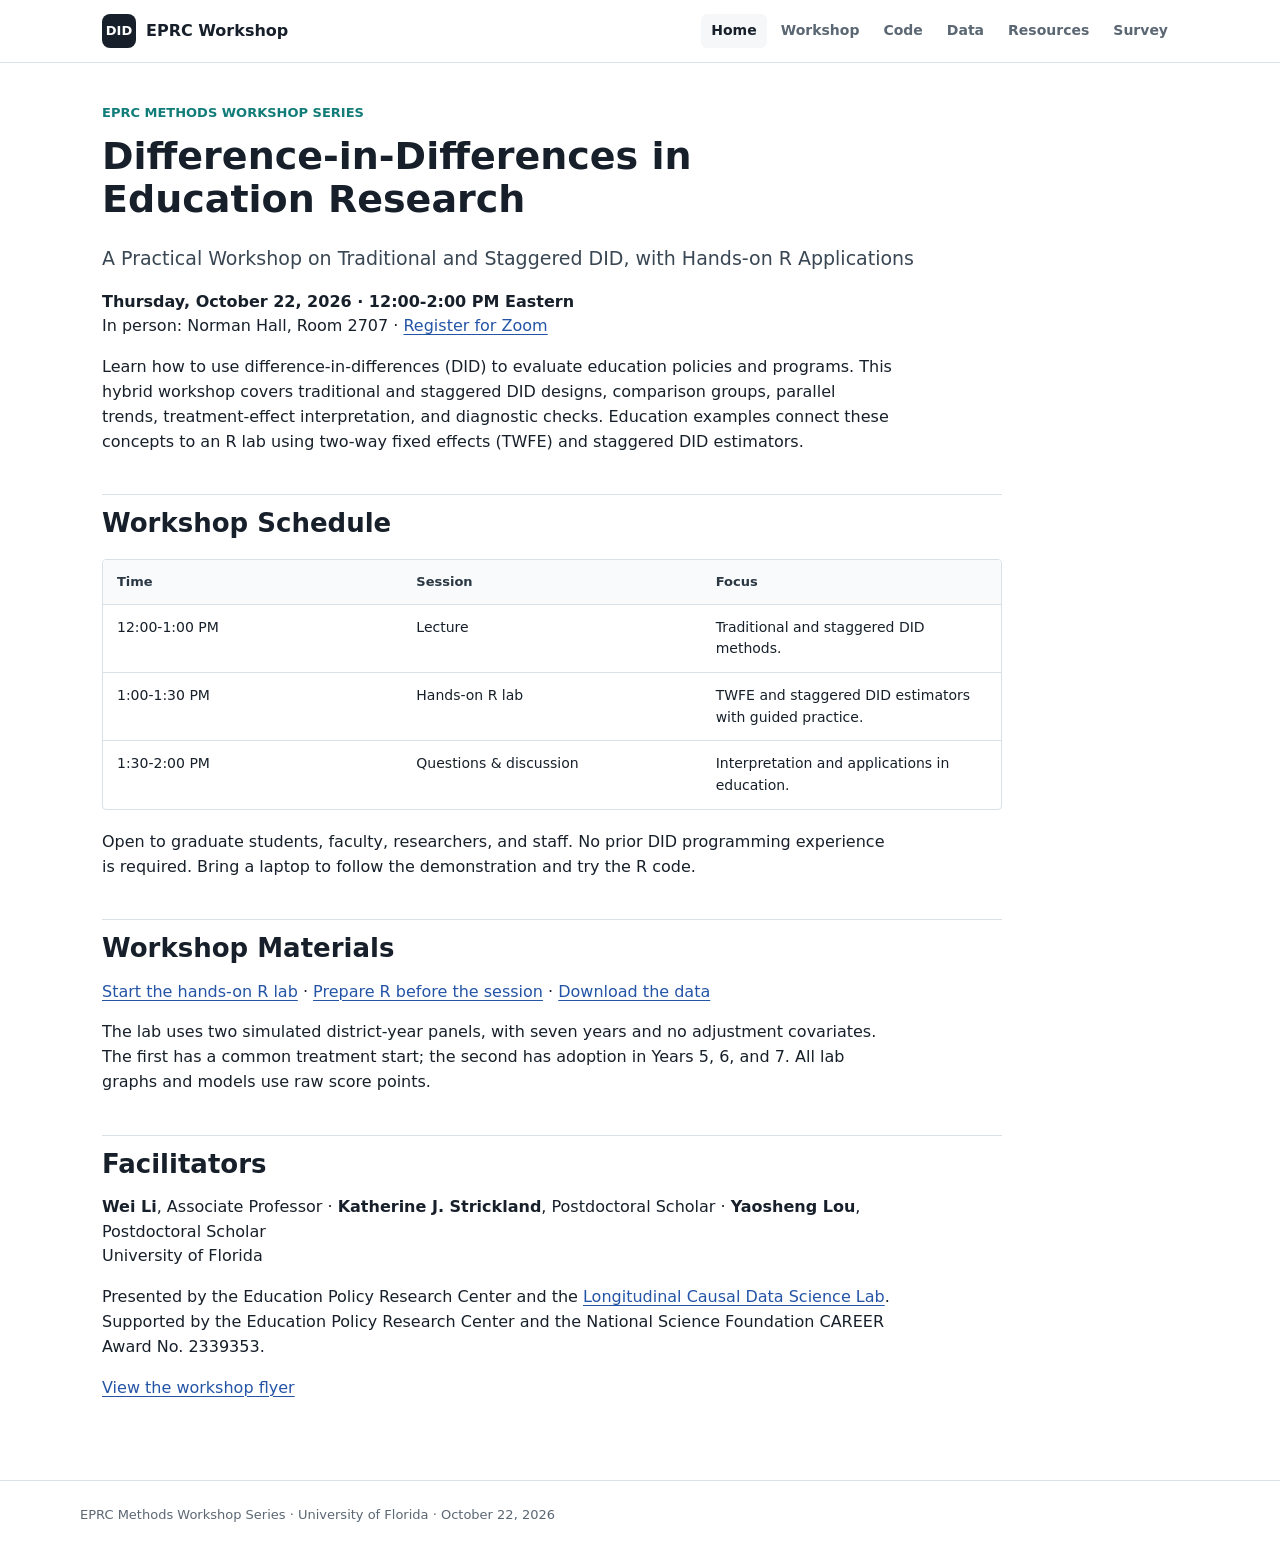
<file: index.html>
<!doctype html>
<html lang="en"><head><meta charset="utf-8"><meta name="viewport" content="width=device-width, initial-scale=1">
<title>Home | EPRC DID Workshop</title><link rel="stylesheet" href="styles.css">
<link rel="stylesheet" href="syntax.css"><script src="workshop.js" defer></script></head>
<body><a class="skip-link" href="#main">Skip to content</a>
<header class="site-header"><nav class="nav" aria-label="Main navigation">
<a class="brand" href="index.html"><span class="brand-mark">DID</span><span>EPRC Workshop</span></a>
<div class="nav-links"><a href="index.html" aria-current="page">Home</a>
<a href="workshop.html">Workshop</a>
<a href="code.html">Code</a>
<a href="data.html">Data</a>
<a href="resources.html">Resources</a>
<a href="https://docs.google.com/forms/d/e/1FAIpQLSfQf3xoxfmVeBs_7whEkxC_gdUGPMZTuGgbZzwtnPwMSvIz3w/viewform">Survey</a></div></nav></header>
<main id="main" class="document ">
<article><p class="eyebrow">
EPRC Methods Workshop Series
</p>
<h1 id="difference-in-differences-in-education-research">Difference-in-Differences in Education Research</h1>
<p class="lead">
A Practical Workshop on Traditional and Staggered DID, with Hands-on R Applications
</p>
<p><strong>Thursday, October 22, 2026 · 12:00-2:00 PM Eastern</strong><br> In person: Norman Hall, Room 2707 · <a href="https://ufl.zoom.us/meeting/register/OgvL9_Q2QK-zYuH9BGm9fA">Register for Zoom</a></p>
<p>Learn how to use difference-in-differences (DID) to evaluate education policies and programs. This hybrid workshop covers traditional and staggered DID designs, comparison groups, parallel trends, treatment-effect interpretation, and diagnostic checks. Education examples connect these concepts to an R lab using two-way fixed effects (TWFE) and staggered DID estimators.</p>
<h2 id="workshop-schedule">Workshop Schedule</h2>
<table>
<colgroup>
<col style="width: 33%" />
<col style="width: 33%" />
<col style="width: 33%" />
</colgroup>
<thead>
<tr>
<th>Time</th>
<th>Session</th>
<th>Focus</th>
</tr>
</thead>
<tbody>
<tr>
<td>12:00-1:00 PM</td>
<td>Lecture</td>
<td>Traditional and staggered DID methods.</td>
</tr>
<tr>
<td>1:00-1:30 PM</td>
<td>Hands-on R lab</td>
<td>TWFE and staggered DID estimators with guided practice.</td>
</tr>
<tr>
<td>1:30-2:00 PM</td>
<td>Questions &amp; discussion</td>
<td>Interpretation and applications in education.</td>
</tr>
</tbody>
</table>
<p>Open to graduate students, faculty, researchers, and staff. No prior DID programming experience is required. Bring a laptop to follow the demonstration and try the R code.</p>
<h2 id="workshop-materials">Workshop Materials</h2>
<p><a href="workshop.html">Start the hands-on R lab</a> · <a href="workshop.html#setup">Prepare R before the session</a> · <a href="data.html">Download the data</a></p>
<p>The lab uses two simulated district-year panels, with seven years and no adjustment covariates. The first has a common treatment start; the second has adoption in Years 5, 6, and 7. All lab graphs and models use raw score points.</p>
<h2 id="facilitators">Facilitators</h2>
<p><strong>Wei Li</strong>, Associate Professor · <strong>Katherine J. Strickland</strong>, Postdoctoral Scholar · <strong>Yaosheng Lou</strong>, Postdoctoral Scholar<br> University of Florida</p>
<p>Presented by the Education Policy Research Center and the <a href="https://lcds-lab.github.io/">Longitudinal Causal Data Science Lab</a>. Supported by the Education Policy Research Center and the National Science Foundation CAREER Award No. 2339353.</p>
<p><a href="assets/EPRC-DID-Workshop.pdf">View the workshop flyer</a></p>
</article></main><footer class="footer"><div class="footer-inner">EPRC Methods Workshop Series · University of Florida · October 22, 2026</div></footer></body></html>
</file>
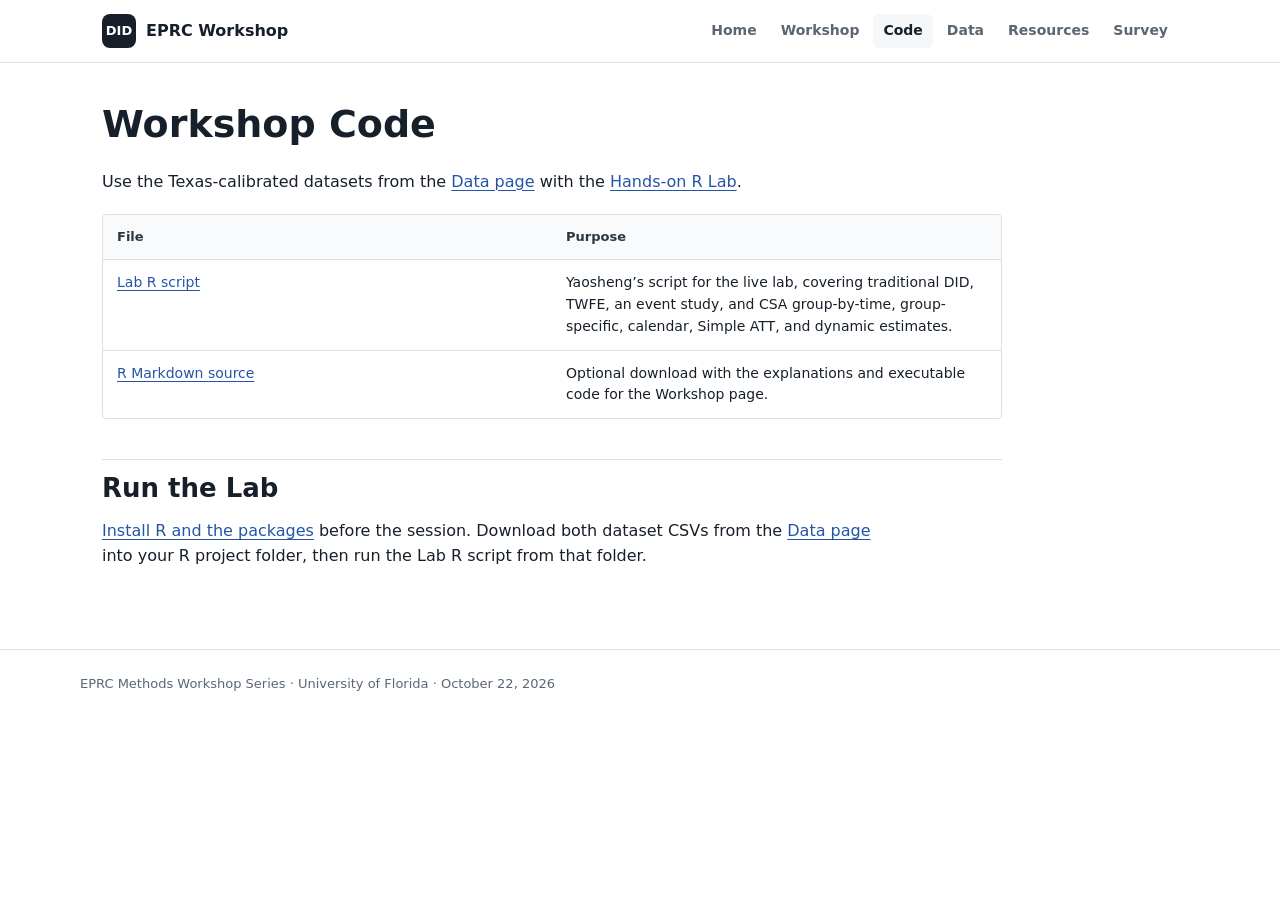
<file: code.html>
<!doctype html>
<html lang="en"><head><meta charset="utf-8"><meta name="viewport" content="width=device-width, initial-scale=1">
<title>Code | EPRC DID Workshop</title><link rel="stylesheet" href="styles.css">
<link rel="stylesheet" href="syntax.css"><script src="workshop.js" defer></script></head>
<body><a class="skip-link" href="#main">Skip to content</a>
<header class="site-header"><nav class="nav" aria-label="Main navigation">
<a class="brand" href="index.html"><span class="brand-mark">DID</span><span>EPRC Workshop</span></a>
<div class="nav-links"><a href="index.html">Home</a>
<a href="workshop.html">Workshop</a>
<a href="code.html" aria-current="page">Code</a>
<a href="data.html">Data</a>
<a href="resources.html">Resources</a>
<a href="https://docs.google.com/forms/d/e/1FAIpQLSfQf3xoxfmVeBs_7whEkxC_gdUGPMZTuGgbZzwtnPwMSvIz3w/viewform">Survey</a></div></nav></header>
<main id="main" class="document ">
<article><h1 id="workshop-code">Workshop Code</h1>
<p>Use the Texas-calibrated datasets from the <a href="data.html">Data page</a> with the <a href="workshop.html">Hands-on R Lab</a>.</p>
<table>
<colgroup>
<col style="width: 50%" />
<col style="width: 50%" />
</colgroup>
<thead>
<tr>
<th>File</th>
<th>Purpose</th>
</tr>
</thead>
<tbody>
<tr>
<td><a href="code/workshop_lab.R">Lab R script</a></td>
<td>Yaosheng’s script for the live lab, covering traditional DID, TWFE, an event study, and CSA group-by-time, group-specific, calendar, Simple ATT, and dynamic estimates.</td>
</tr>
<tr>
<td><a href="workshop.Rmd">R Markdown source</a></td>
<td>Optional download with the explanations and executable code for the Workshop page.</td>
</tr>
</tbody>
</table>
<h2 id="run-the-lab">Run the Lab</h2>
<p><a href="workshop.html#set-up-packages">Install R and the packages</a> before the session. Download both dataset CSVs from the <a href="data.html">Data page</a> into your R project folder, then run the Lab R script from that folder.</p>
</article></main><footer class="footer"><div class="footer-inner">EPRC Methods Workshop Series · University of Florida · October 22, 2026</div></footer></body></html>
</file>
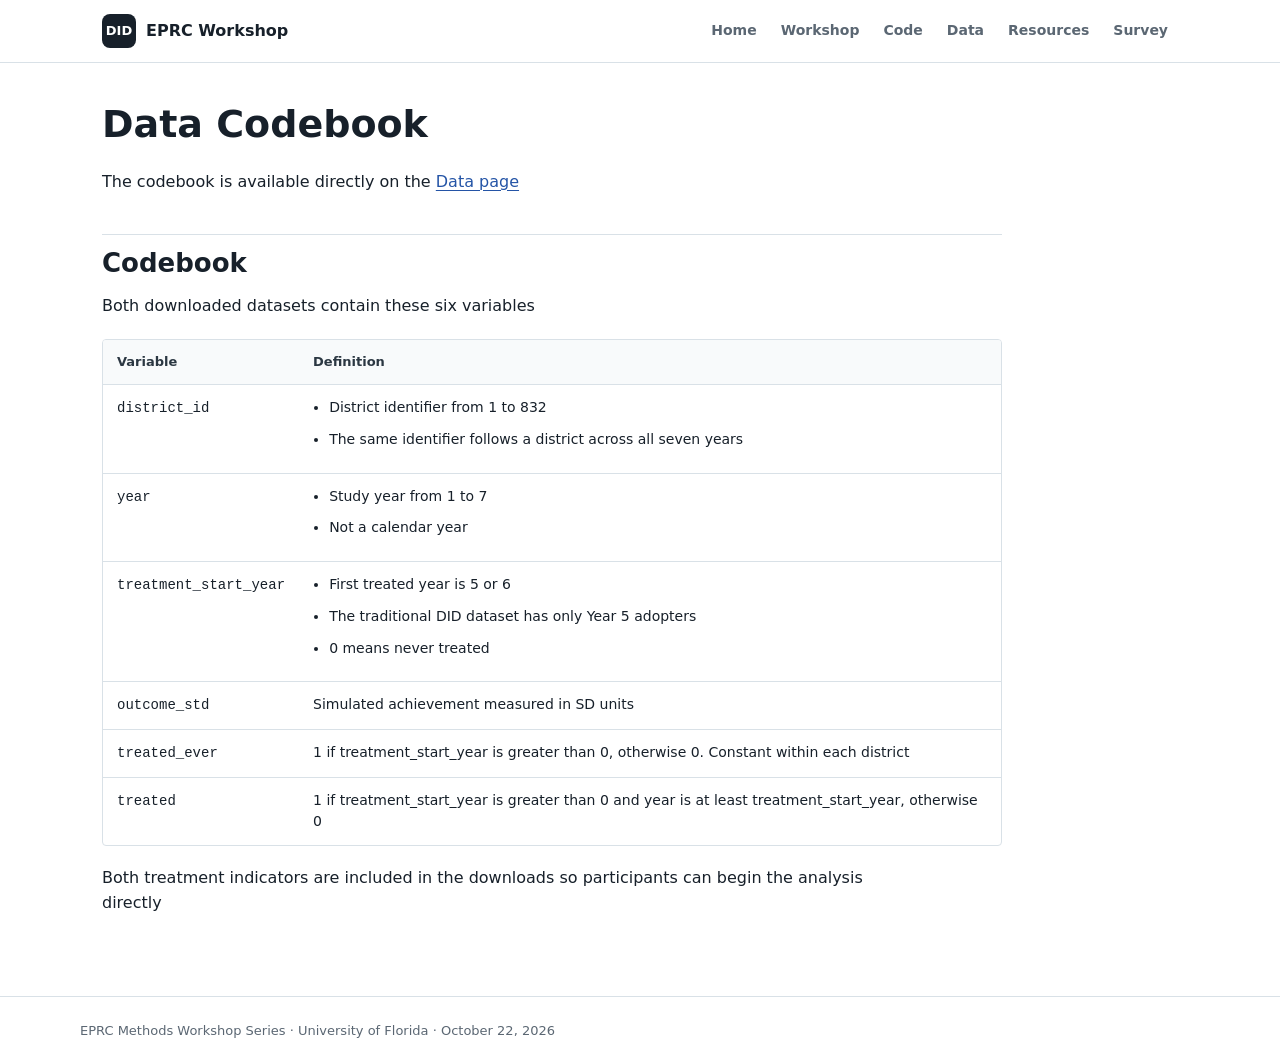
<file: codebook.html>
<!doctype html>
<html lang="en"><head><meta charset="utf-8"><meta name="viewport" content="width=device-width, initial-scale=1">
<title>Codebook | EPRC DID Workshop</title><link rel="stylesheet" href="styles.css">
<link rel="stylesheet" href="syntax.css"><script src="workshop.js" defer></script></head>
<body><a class="skip-link" href="#main">Skip to content</a>
<header class="site-header"><nav class="nav" aria-label="Main navigation">
<a class="brand" href="index.html"><span class="brand-mark">DID</span><span>EPRC Workshop</span></a>
<div class="nav-links"><a href="index.html">Home</a>
<a href="workshop.html">Workshop</a>
<a href="code.html">Code</a>
<a href="data.html">Data</a>
<a href="resources.html">Resources</a>
<a href="https://docs.google.com/forms/d/e/1FAIpQLSfQf3xoxfmVeBs_7whEkxC_gdUGPMZTuGgbZzwtnPwMSvIz3w/viewform">Survey</a></div></nav></header>
<main id="main" class="document ">
<article><h1 id="data-codebook">Data Codebook</h1>
<p>The codebook is available directly on the <a href="data.html#codebook">Data page</a></p>
<h2 id="codebook">Codebook</h2>
<p>Both downloaded datasets contain these six variables</p>
<table>
<thead>
<tr>
<th>
Variable
</th>
<th>
Definition
</th>
</tr>
</thead>
<tbody>
<tr>
<td>
<code>district_id</code>
</td>
<td>
<ul>
<li>
District identifier from 1 to 832
</li>
<li>
The same identifier follows a district across all seven years
</li>
</ul>
</td>
</tr>
<tr>
<td>
<code>year</code>
</td>
<td>
<ul>
<li>
Study year from 1 to 7
</li>
<li>
Not a calendar year
</li>
</ul>
</td>
</tr>
<tr>
<td>
<code>treatment_start_year</code>
</td>
<td>
<ul>
<li>
First treated year is 5 or 6
</li>
<li>
The traditional DID dataset has only Year 5 adopters
</li>
<li>
0 means never treated
</li>
</ul>
</td>
</tr>
<tr>
<td>
<code>outcome_std</code>
</td>
<td>
Simulated achievement measured in SD units
</td>
</tr>
<tr>
<td>
<code>treated_ever</code>
</td>
<td>
1 if treatment_start_year is greater than 0, otherwise 0. Constant within each district
</td>
</tr>
<tr>
<td>
<code>treated</code>
</td>
<td>
1 if treatment_start_year is greater than 0 and year is at least treatment_start_year, otherwise 0
</td>
</tr>
</tbody>
</table>
<p>Both treatment indicators are included in the downloads so participants can begin the analysis directly</p>
</article></main><footer class="footer"><div class="footer-inner">EPRC Methods Workshop Series · University of Florida · October 22, 2026</div></footer></body></html>
</file>
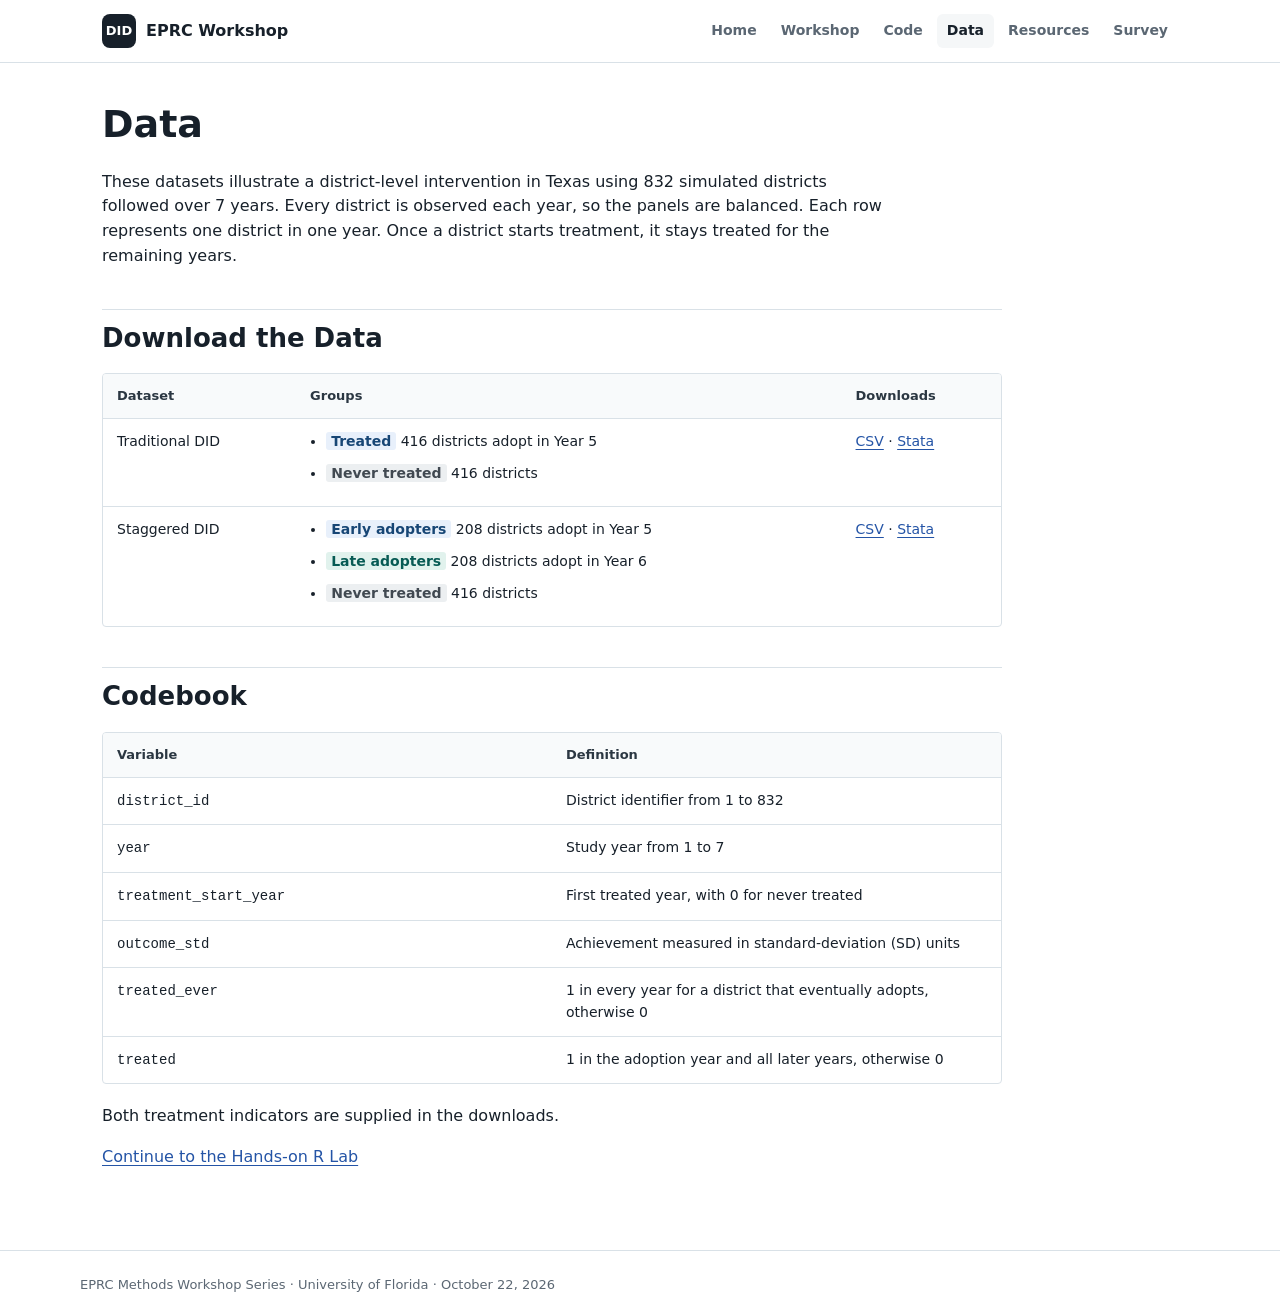
<file: data.html>
<!doctype html>
<html lang="en"><head><meta charset="utf-8"><meta name="viewport" content="width=device-width, initial-scale=1">
<title>Data | EPRC DID Workshop</title><link rel="stylesheet" href="styles.css">
<link rel="stylesheet" href="syntax.css"><script src="workshop.js" defer></script></head>
<body><a class="skip-link" href="#main">Skip to content</a>
<header class="site-header"><nav class="nav" aria-label="Main navigation">
<a class="brand" href="index.html"><span class="brand-mark">DID</span><span>EPRC Workshop</span></a>
<div class="nav-links"><a href="index.html">Home</a>
<a href="workshop.html">Workshop</a>
<a href="code.html">Code</a>
<a href="data.html" aria-current="page">Data</a>
<a href="resources.html">Resources</a>
<a href="https://docs.google.com/forms/d/e/1FAIpQLSfQf3xoxfmVeBs_7whEkxC_gdUGPMZTuGgbZzwtnPwMSvIz3w/viewform">Survey</a></div></nav></header>
<main id="main" class="document ">
<article><h1 id="data">Data</h1>
<p>These datasets illustrate a district-level intervention in Texas using 832 simulated districts followed over 7 years. Every district is observed each year, so the panels are balanced. Each row represents one district in one year. Once a district starts treatment, it stays treated for the remaining years.</p>
<h2 id="download-the-data">Download the Data</h2>
<table>
<thead>
<tr>
<th>
Dataset
</th>
<th>
Groups
</th>
<th>
Downloads
</th>
</tr>
</thead>
<tbody>
<tr>
<td>
Traditional DID
</td>
<td>
<ul>
<li>
<span class="cohort-label early">Treated</span> 416 districts adopt in Year 5
</li>
<li>
<span class="cohort-label never">Never treated</span> 416 districts
</li>
</ul>
</td>
<td>
<a href="assets/data/traditional_did_district.csv">CSV</a> · <a href="assets/data/traditional_did_district.dta">Stata</a>
</td>
</tr>
<tr>
<td>
Staggered DID
</td>
<td>
<ul>
<li>
<span class="cohort-label early">Early adopters</span> 208 districts adopt in Year 5
</li>
<li>
<span class="cohort-label late">Late adopters</span> 208 districts adopt in Year 6
</li>
<li>
<span class="cohort-label never">Never treated</span> 416 districts
</li>
</ul>
</td>
<td>
<a href="assets/data/staggered_did_district.csv">CSV</a> · <a href="assets/data/staggered_did_district.dta">Stata</a>
</td>
</tr>
</tbody>
</table>
<h2 id="codebook">Codebook</h2>
<table>
<colgroup>
<col style="width: 50%" />
<col style="width: 50%" />
</colgroup>
<thead>
<tr>
<th>Variable</th>
<th>Definition</th>
</tr>
</thead>
<tbody>
<tr>
<td><code>district_id</code></td>
<td>District identifier from 1 to 832</td>
</tr>
<tr>
<td><code>year</code></td>
<td>Study year from 1 to 7</td>
</tr>
<tr>
<td><code>treatment_start_year</code></td>
<td>First treated year, with 0 for never treated</td>
</tr>
<tr>
<td><code>outcome_std</code></td>
<td>Achievement measured in standard-deviation (SD) units</td>
</tr>
<tr>
<td><code>treated_ever</code></td>
<td>1 in every year for a district that eventually adopts, otherwise 0</td>
</tr>
<tr>
<td><code>treated</code></td>
<td>1 in the adoption year and all later years, otherwise 0</td>
</tr>
</tbody>
</table>
<p>Both treatment indicators are supplied in the downloads.</p>
<p><a href="workshop.html">Continue to the Hands-on R Lab</a></p>
</article></main><footer class="footer"><div class="footer-inner">EPRC Methods Workshop Series · University of Florida · October 22, 2026</div></footer></body></html>
</file>
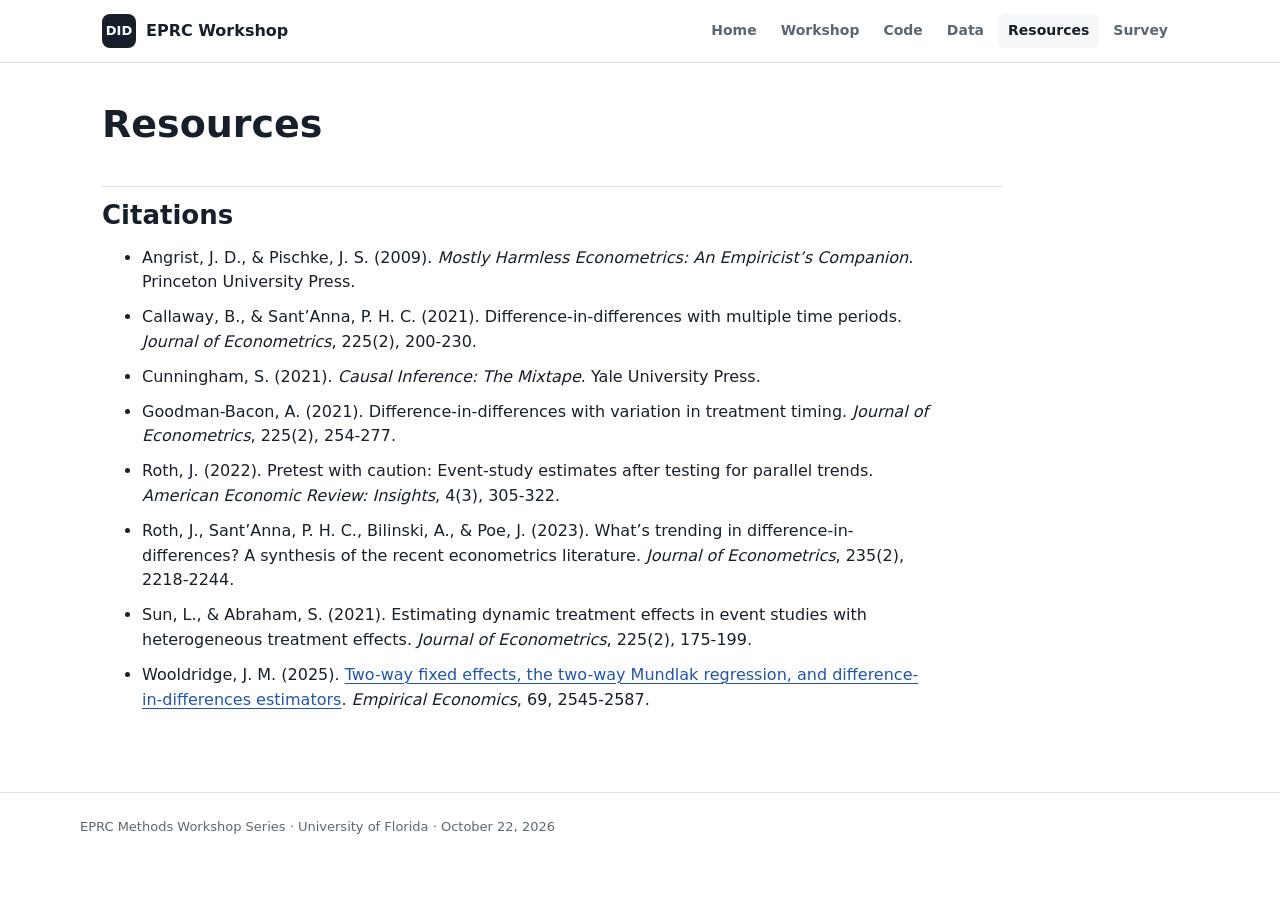
<file: resources.html>
<!doctype html>
<html lang="en"><head><meta charset="utf-8"><meta name="viewport" content="width=device-width, initial-scale=1">
<title>Resources | EPRC DID Workshop</title><link rel="stylesheet" href="styles.css">
<link rel="stylesheet" href="syntax.css"><script src="workshop.js" defer></script></head>
<body><a class="skip-link" href="#main">Skip to content</a>
<header class="site-header"><nav class="nav" aria-label="Main navigation">
<a class="brand" href="index.html"><span class="brand-mark">DID</span><span>EPRC Workshop</span></a>
<div class="nav-links"><a href="index.html">Home</a>
<a href="workshop.html">Workshop</a>
<a href="code.html">Code</a>
<a href="data.html">Data</a>
<a href="resources.html" aria-current="page">Resources</a>
<a href="https://docs.google.com/forms/d/e/1FAIpQLSfQf3xoxfmVeBs_7whEkxC_gdUGPMZTuGgbZzwtnPwMSvIz3w/viewform">Survey</a></div></nav></header>
<main id="main" class="document ">
<article><h1>Resources</h1>
<h2 id="citations">Citations</h2>
<ul>
<li>Angrist, J. D., &amp; Pischke, J. S. (2009). <em>Mostly Harmless Econometrics: An Empiricist’s Companion</em>. Princeton University Press.</li>
<li>Callaway, B., &amp; Sant’Anna, P. H. C. (2021). Difference-in-differences with multiple time periods. <em>Journal of Econometrics</em>, 225(2), 200-230.</li>
<li>Cunningham, S. (2021). <em>Causal Inference: The Mixtape</em>. Yale University Press.</li>
<li>Goodman-Bacon, A. (2021). Difference-in-differences with variation in treatment timing. <em>Journal of Econometrics</em>, 225(2), 254-277.</li>
<li>Roth, J. (2022). Pretest with caution: Event-study estimates after testing for parallel trends. <em>American Economic Review: Insights</em>, 4(3), 305-322.</li>
<li>Roth, J., Sant’Anna, P. H. C., Bilinski, A., &amp; Poe, J. (2023). What’s trending in difference-in-differences? A synthesis of the recent econometrics literature. <em>Journal of Econometrics</em>, 235(2), 2218-2244.</li>
<li>Sun, L., &amp; Abraham, S. (2021). Estimating dynamic treatment effects in event studies with heterogeneous treatment effects. <em>Journal of Econometrics</em>, 225(2), 175-199.</li>
<li>Wooldridge, J. M. (2025). <a href="https://doi.org/10.1007/s00181-025-02807-z">Two-way fixed effects, the two-way Mundlak regression, and difference-in-differences estimators</a>. <em>Empirical Economics</em>, 69, 2545-2587.</li>
</ul>
</article></main><footer class="footer"><div class="footer-inner">EPRC Methods Workshop Series · University of Florida · October 22, 2026</div></footer></body></html>
</file>
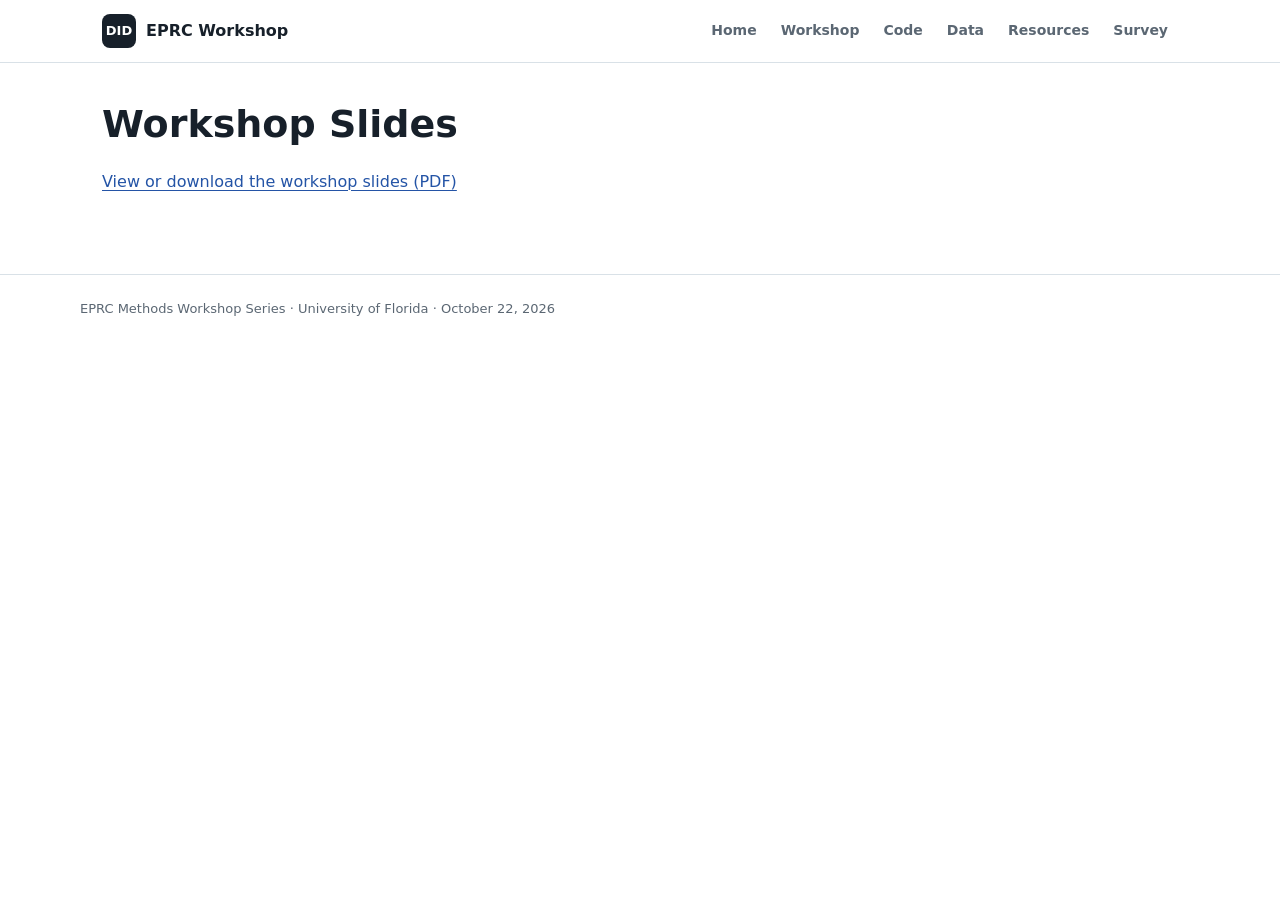
<file: slides.html>
<!doctype html>
<html lang="en"><head><meta charset="utf-8"><meta name="viewport" content="width=device-width, initial-scale=1">
<title>Slides | EPRC DID Workshop</title><link rel="stylesheet" href="styles.css">
<link rel="stylesheet" href="syntax.css"><script src="workshop.js" defer></script></head>
<body><a class="skip-link" href="#main">Skip to content</a>
<header class="site-header"><nav class="nav" aria-label="Main navigation">
<a class="brand" href="index.html"><span class="brand-mark">DID</span><span>EPRC Workshop</span></a>
<div class="nav-links"><a href="index.html">Home</a>
<a href="workshop.html">Workshop</a>
<a href="code.html">Code</a>
<a href="data.html">Data</a>
<a href="resources.html">Resources</a>
<a href="https://docs.google.com/forms/d/e/1FAIpQLSfQf3xoxfmVeBs_7whEkxC_gdUGPMZTuGgbZzwtnPwMSvIz3w/viewform">Survey</a></div></nav></header>
<main id="main" class="document ">
<article><h1 id="workshop-slides">Workshop Slides</h1>
<p><a href="slides/slides.pdf">View or download the workshop slides (PDF)</a></p>
</article></main><footer class="footer"><div class="footer-inner">EPRC Methods Workshop Series · University of Florida · October 22, 2026</div></footer></body></html>
</file>
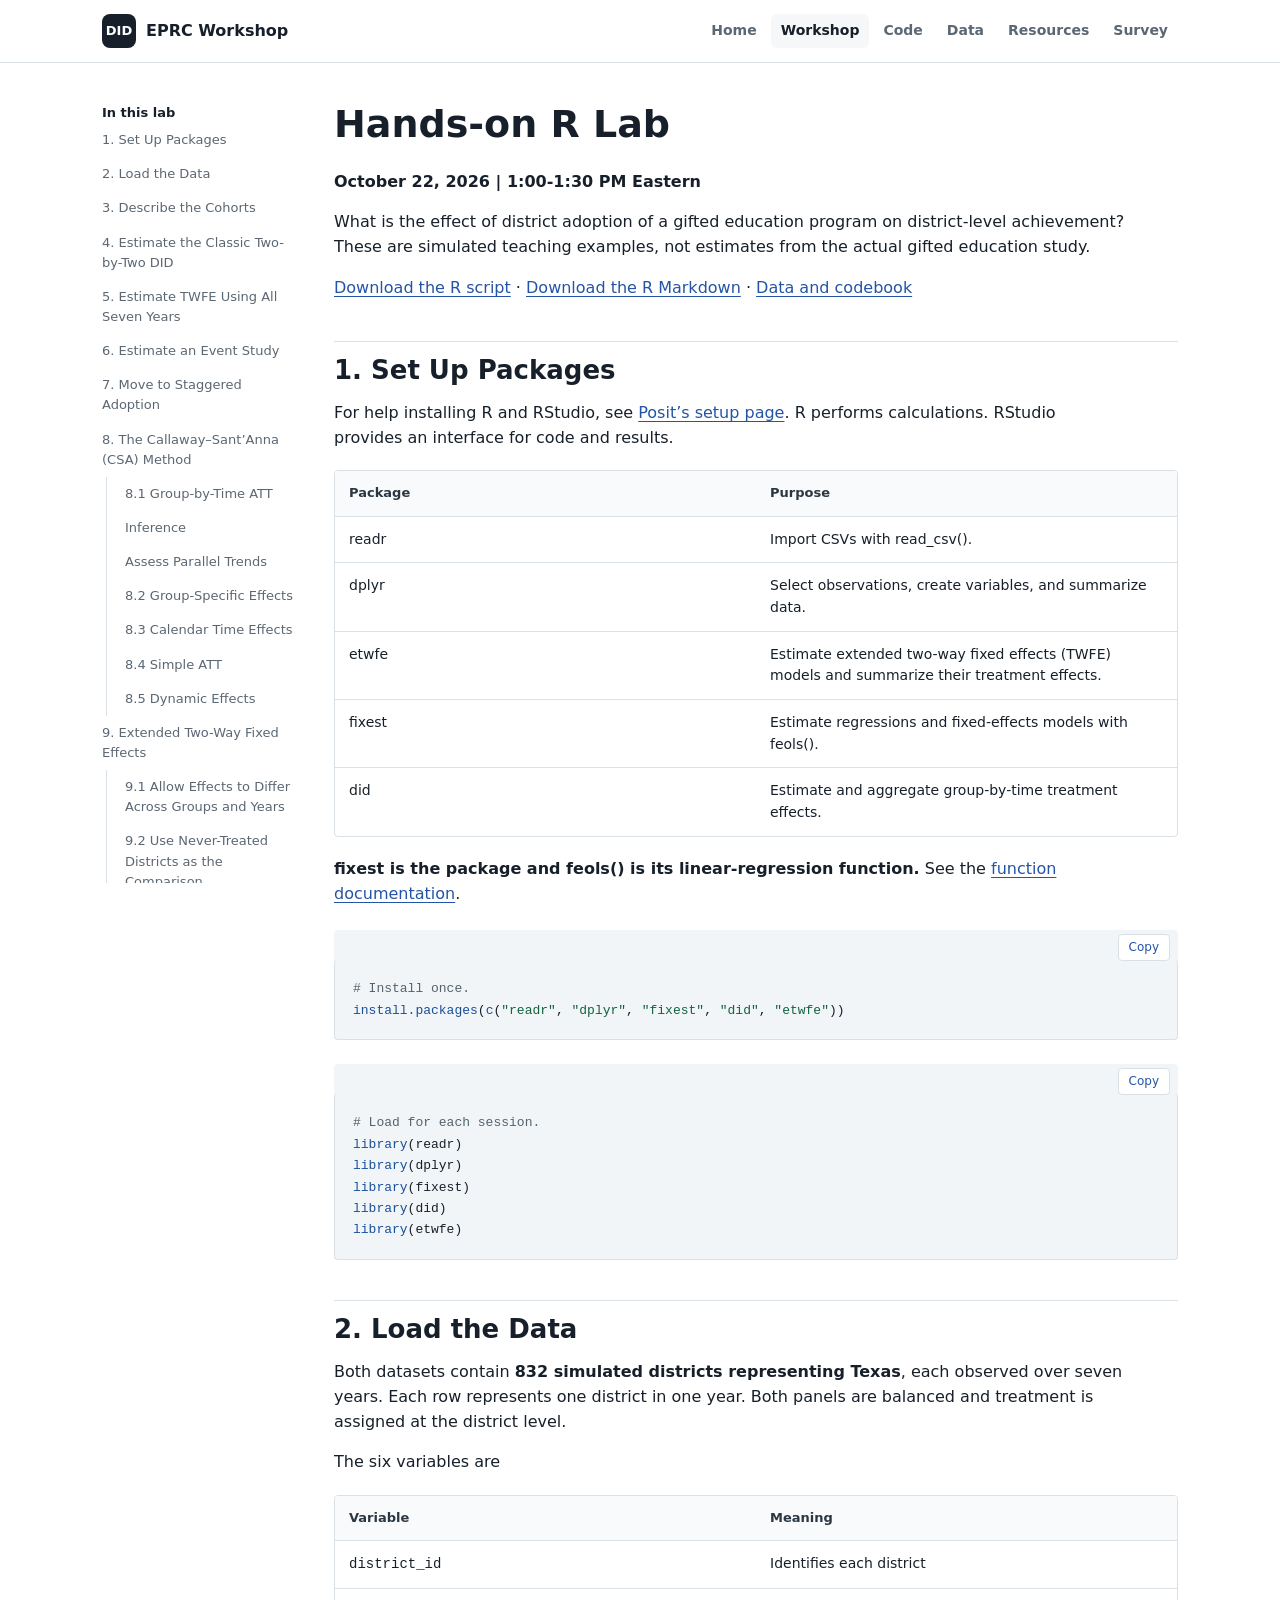
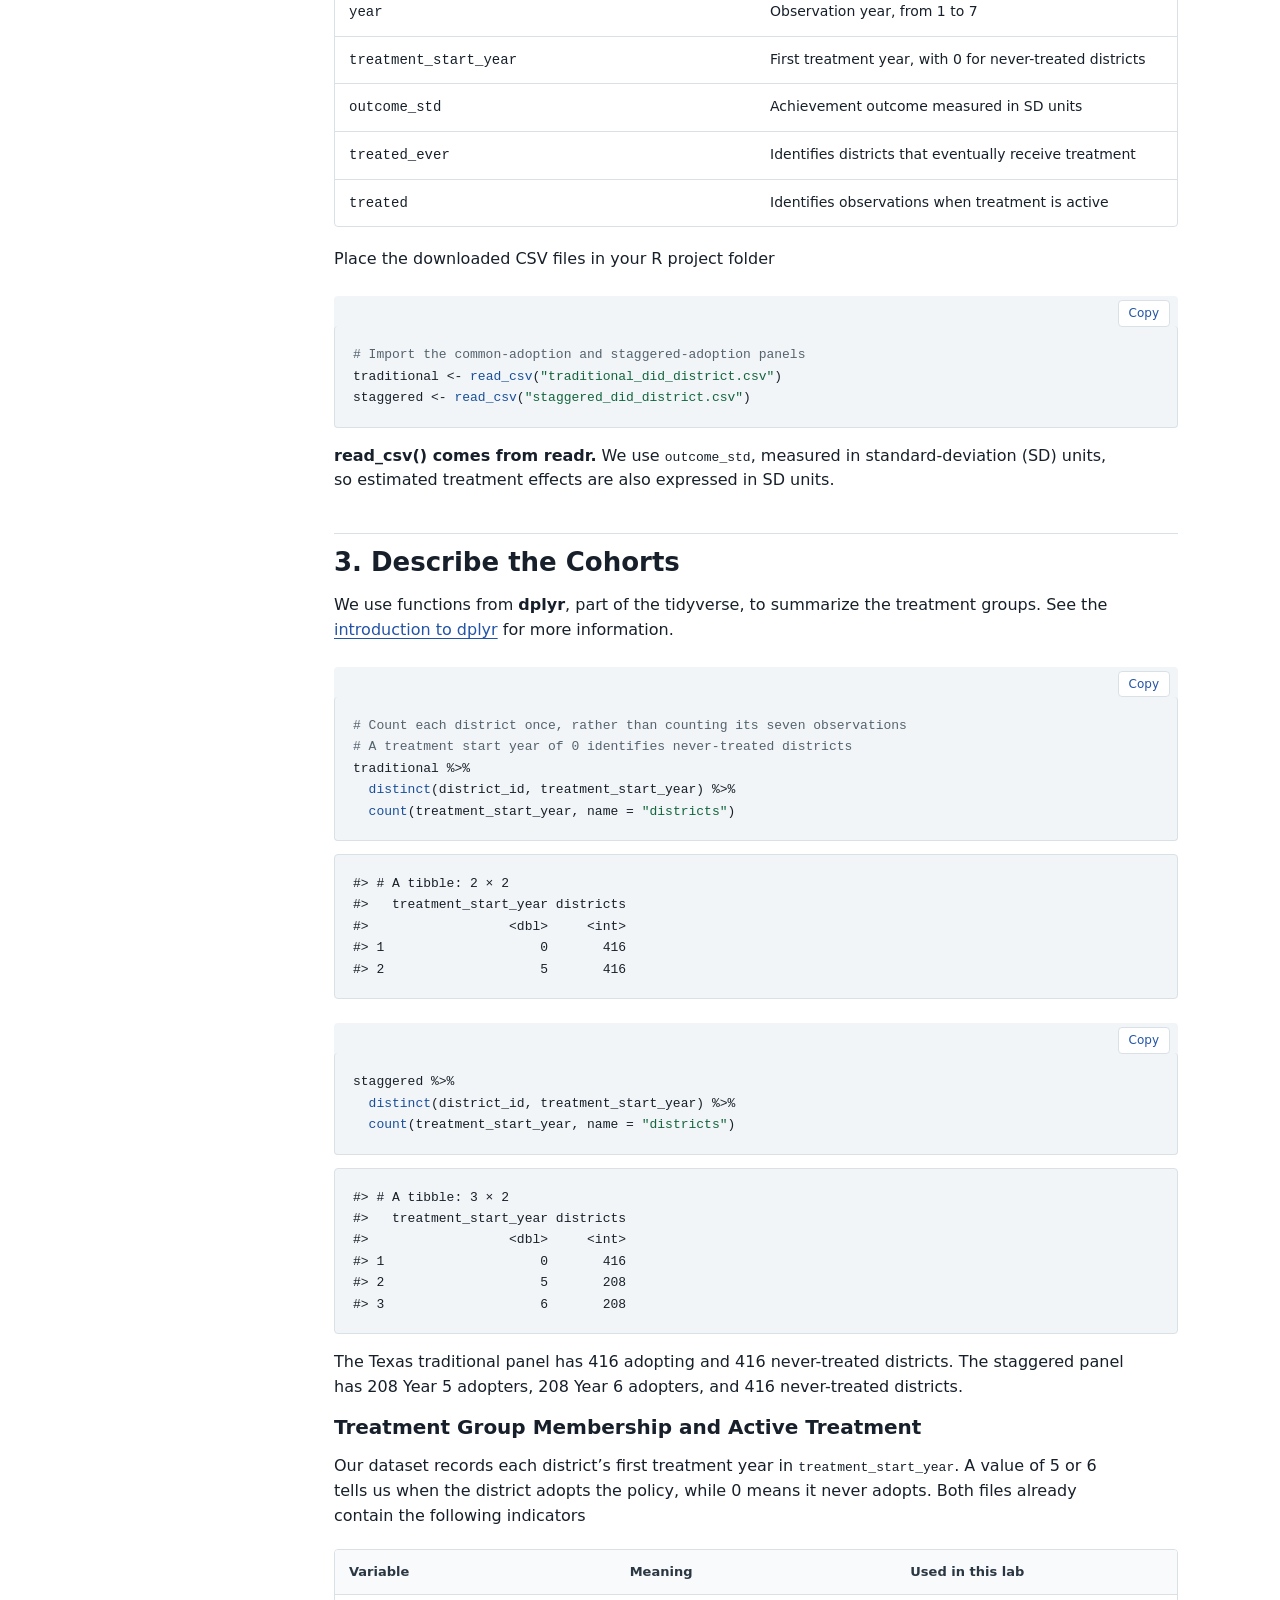
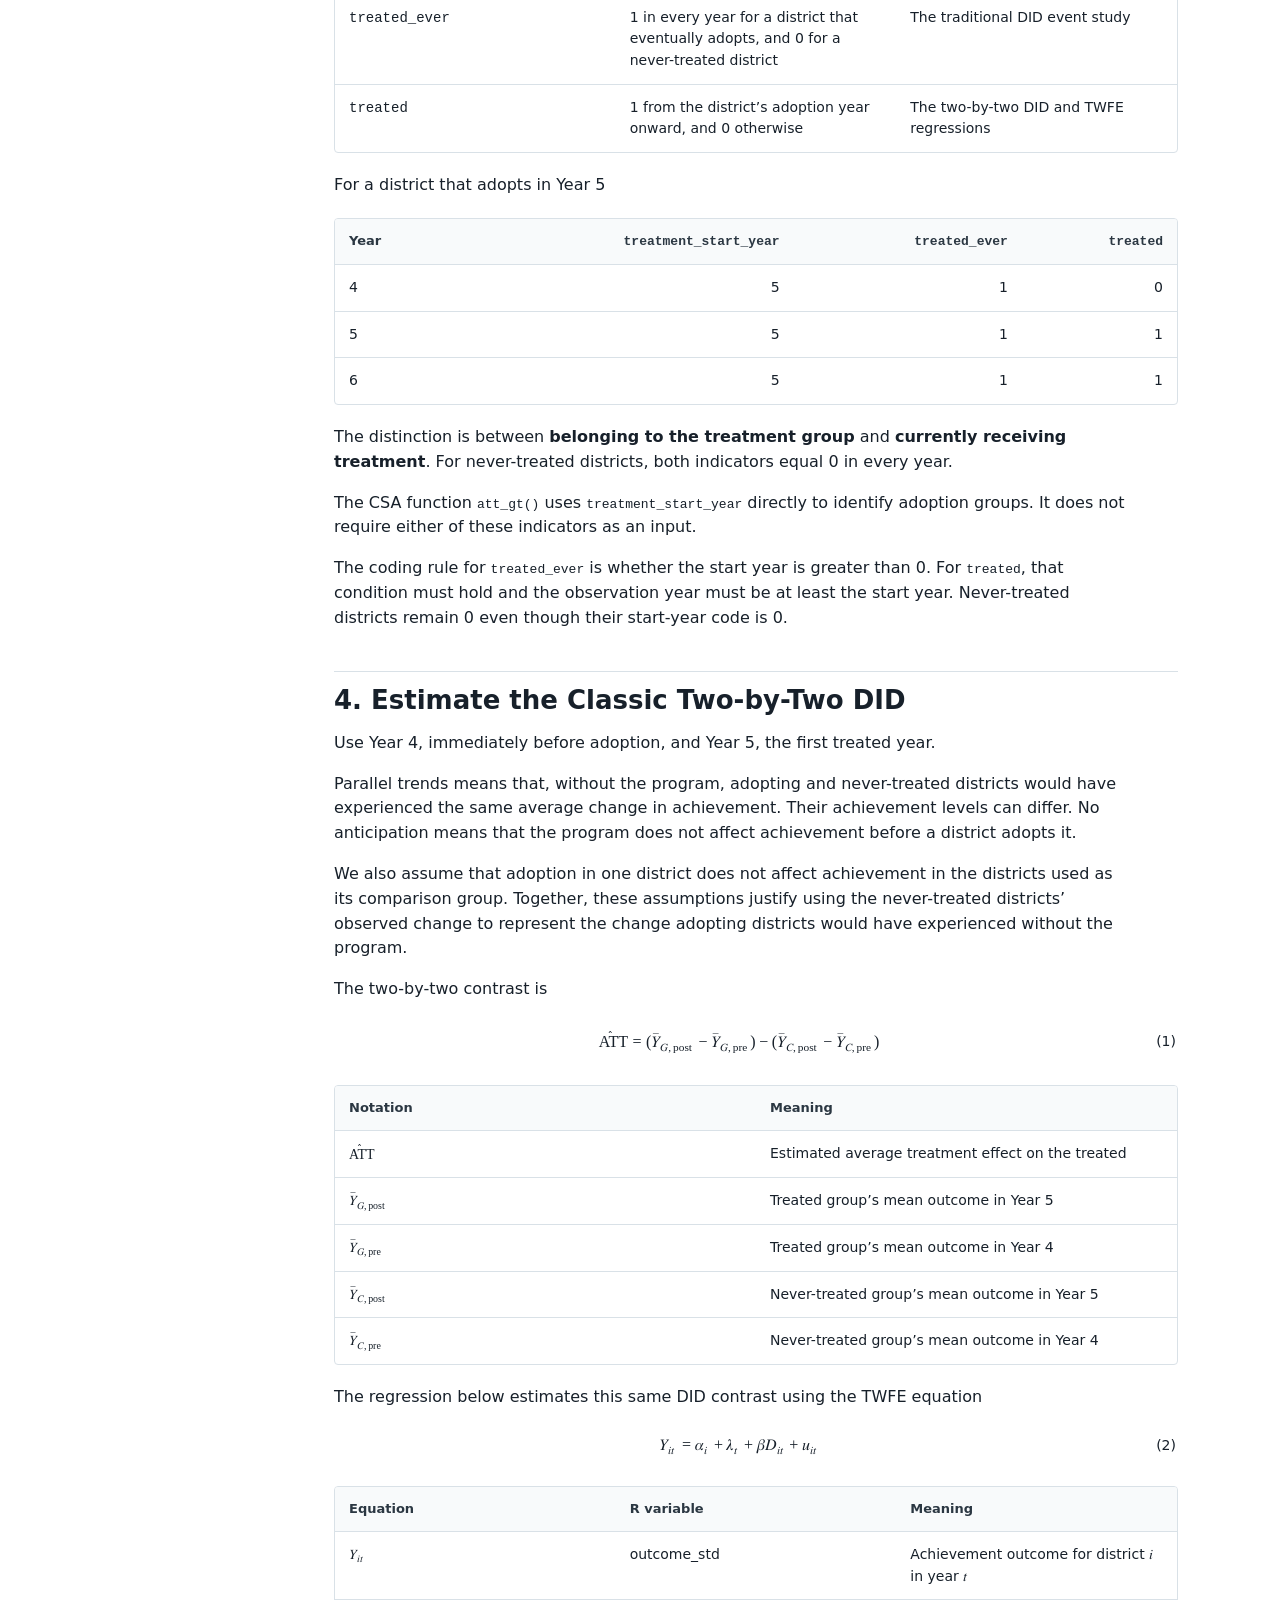
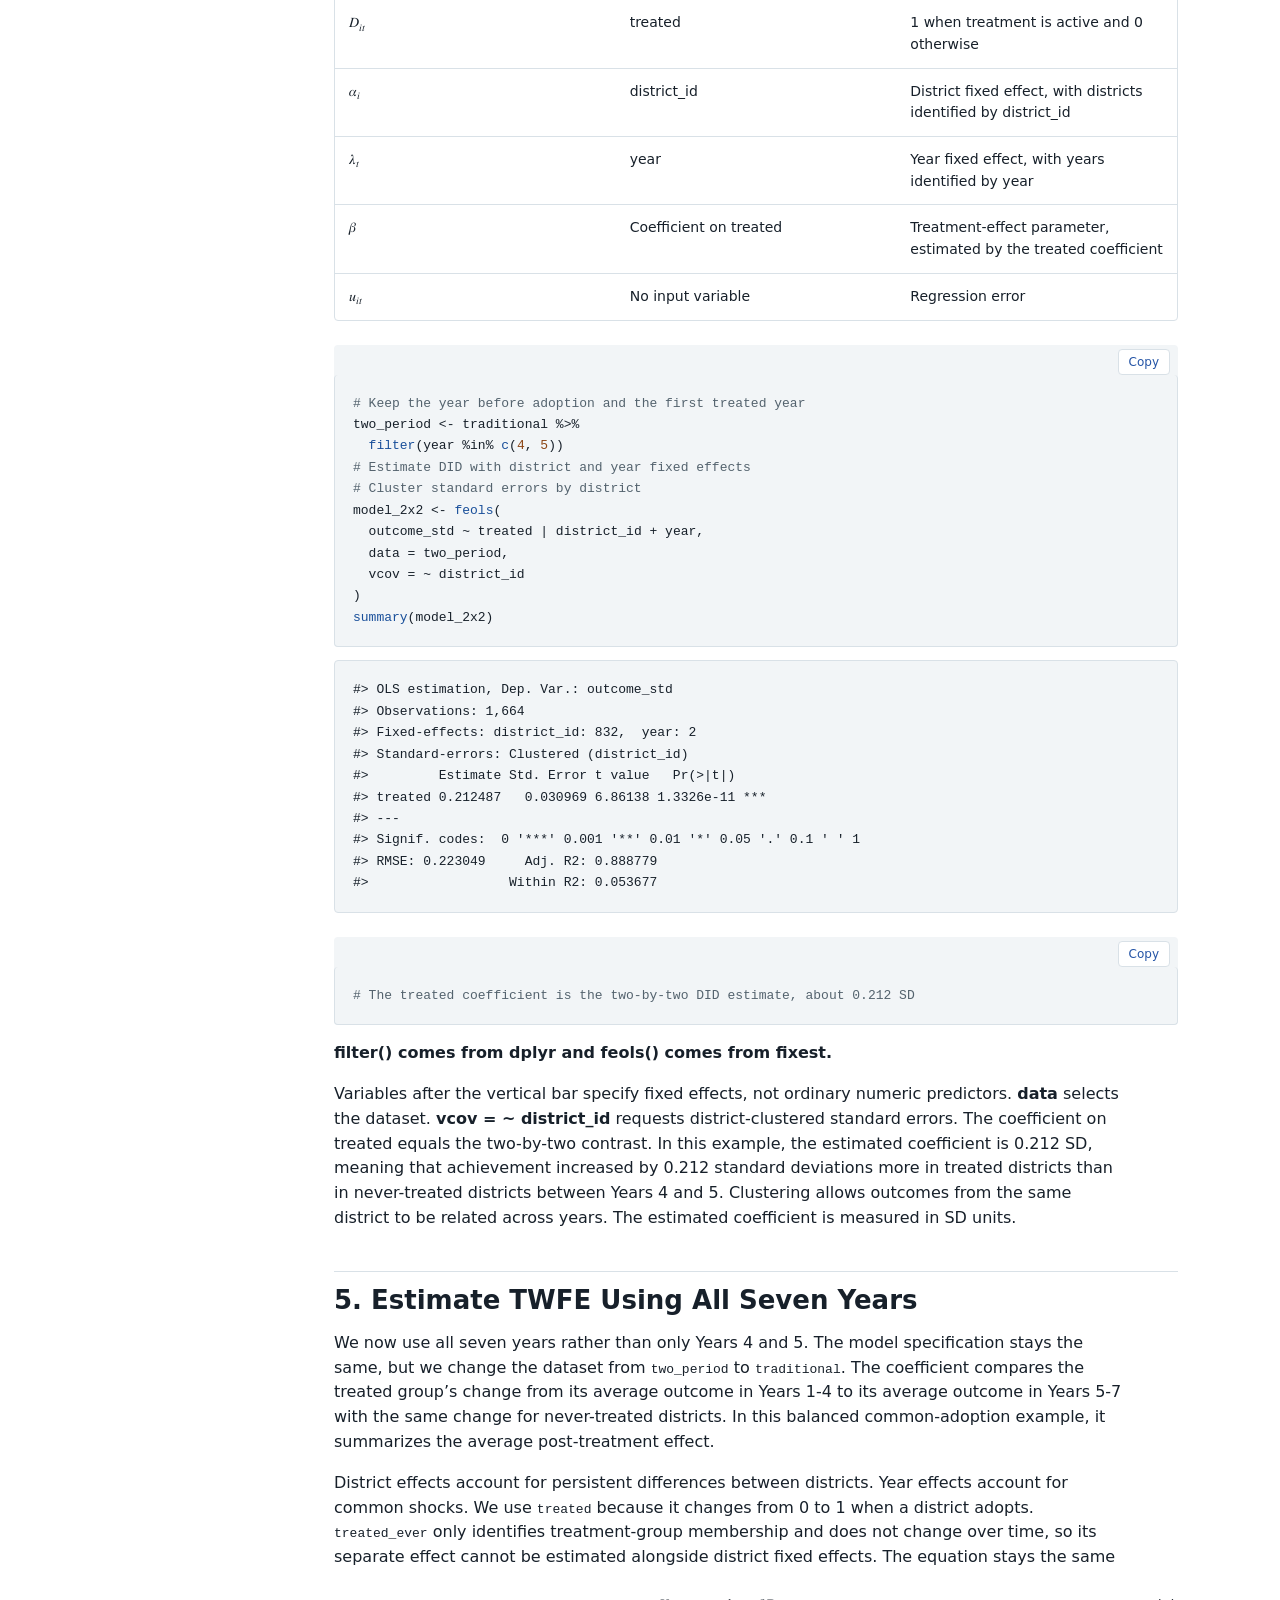
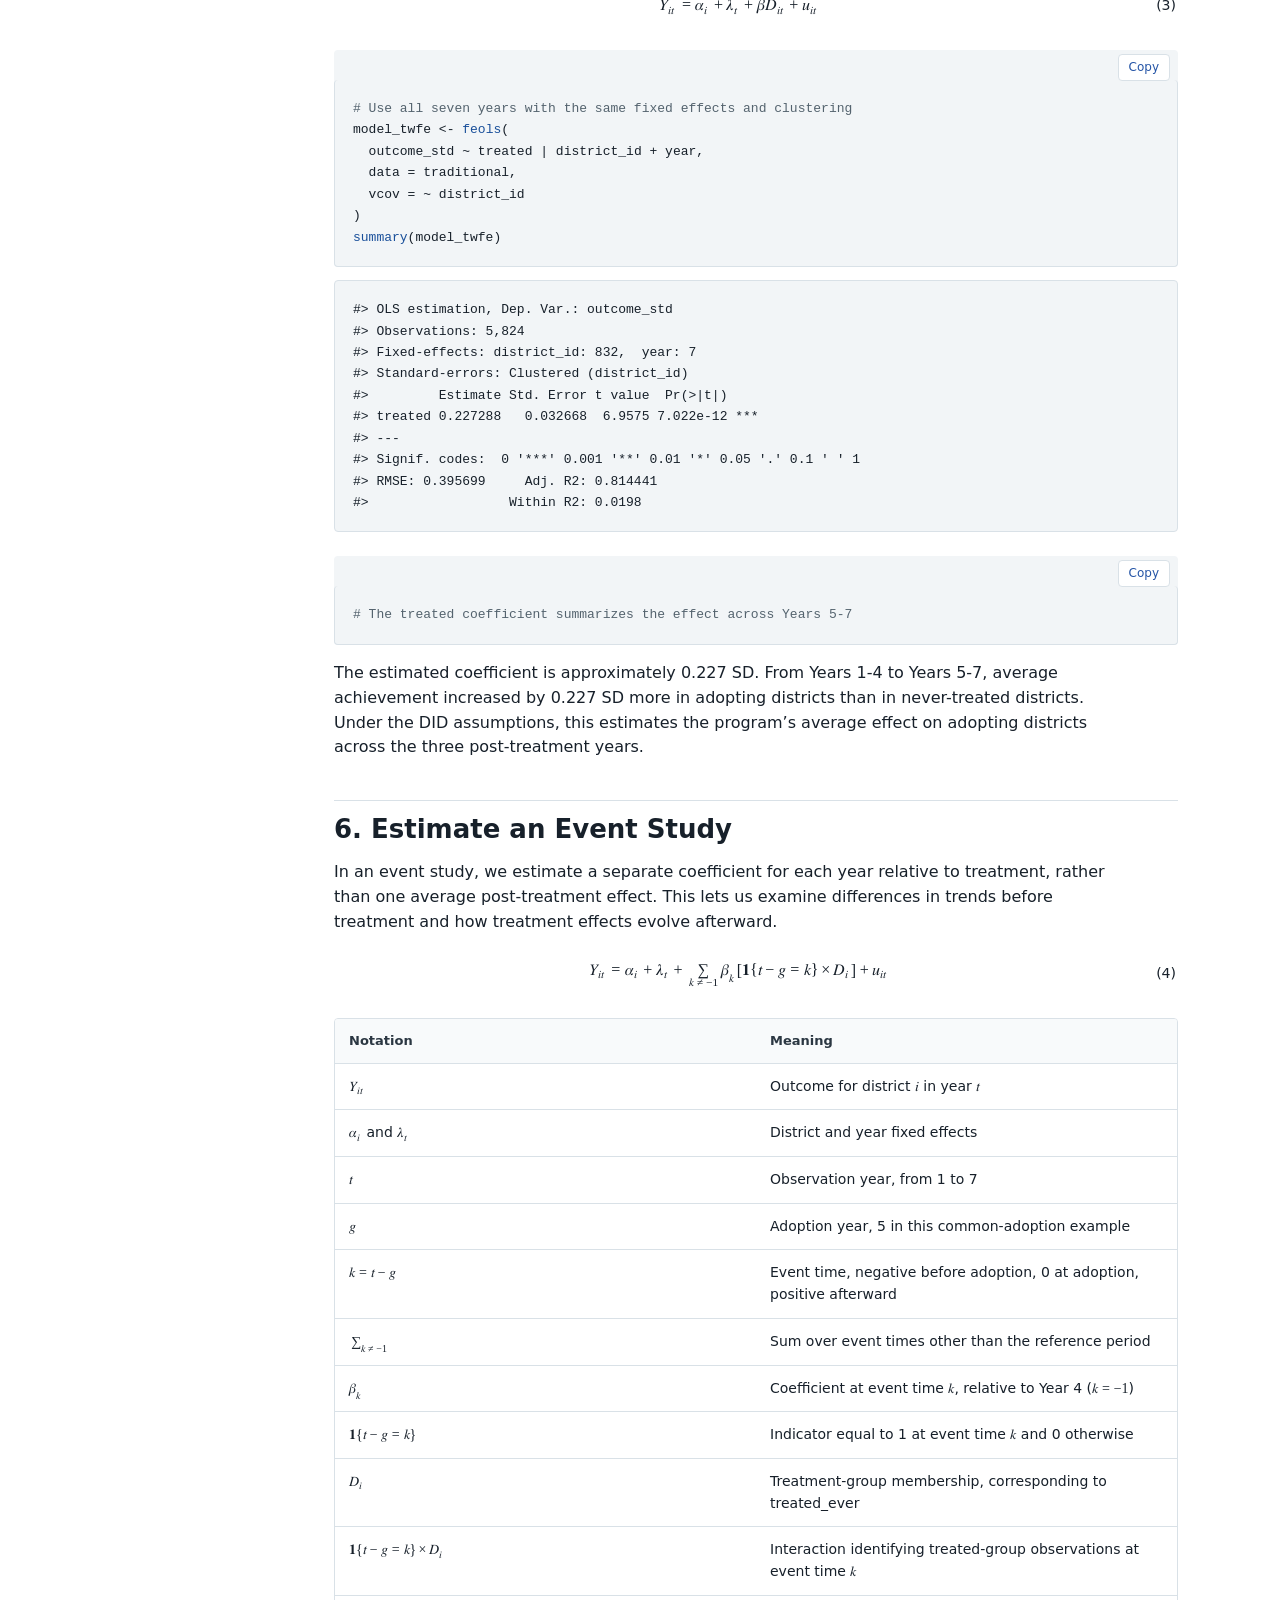
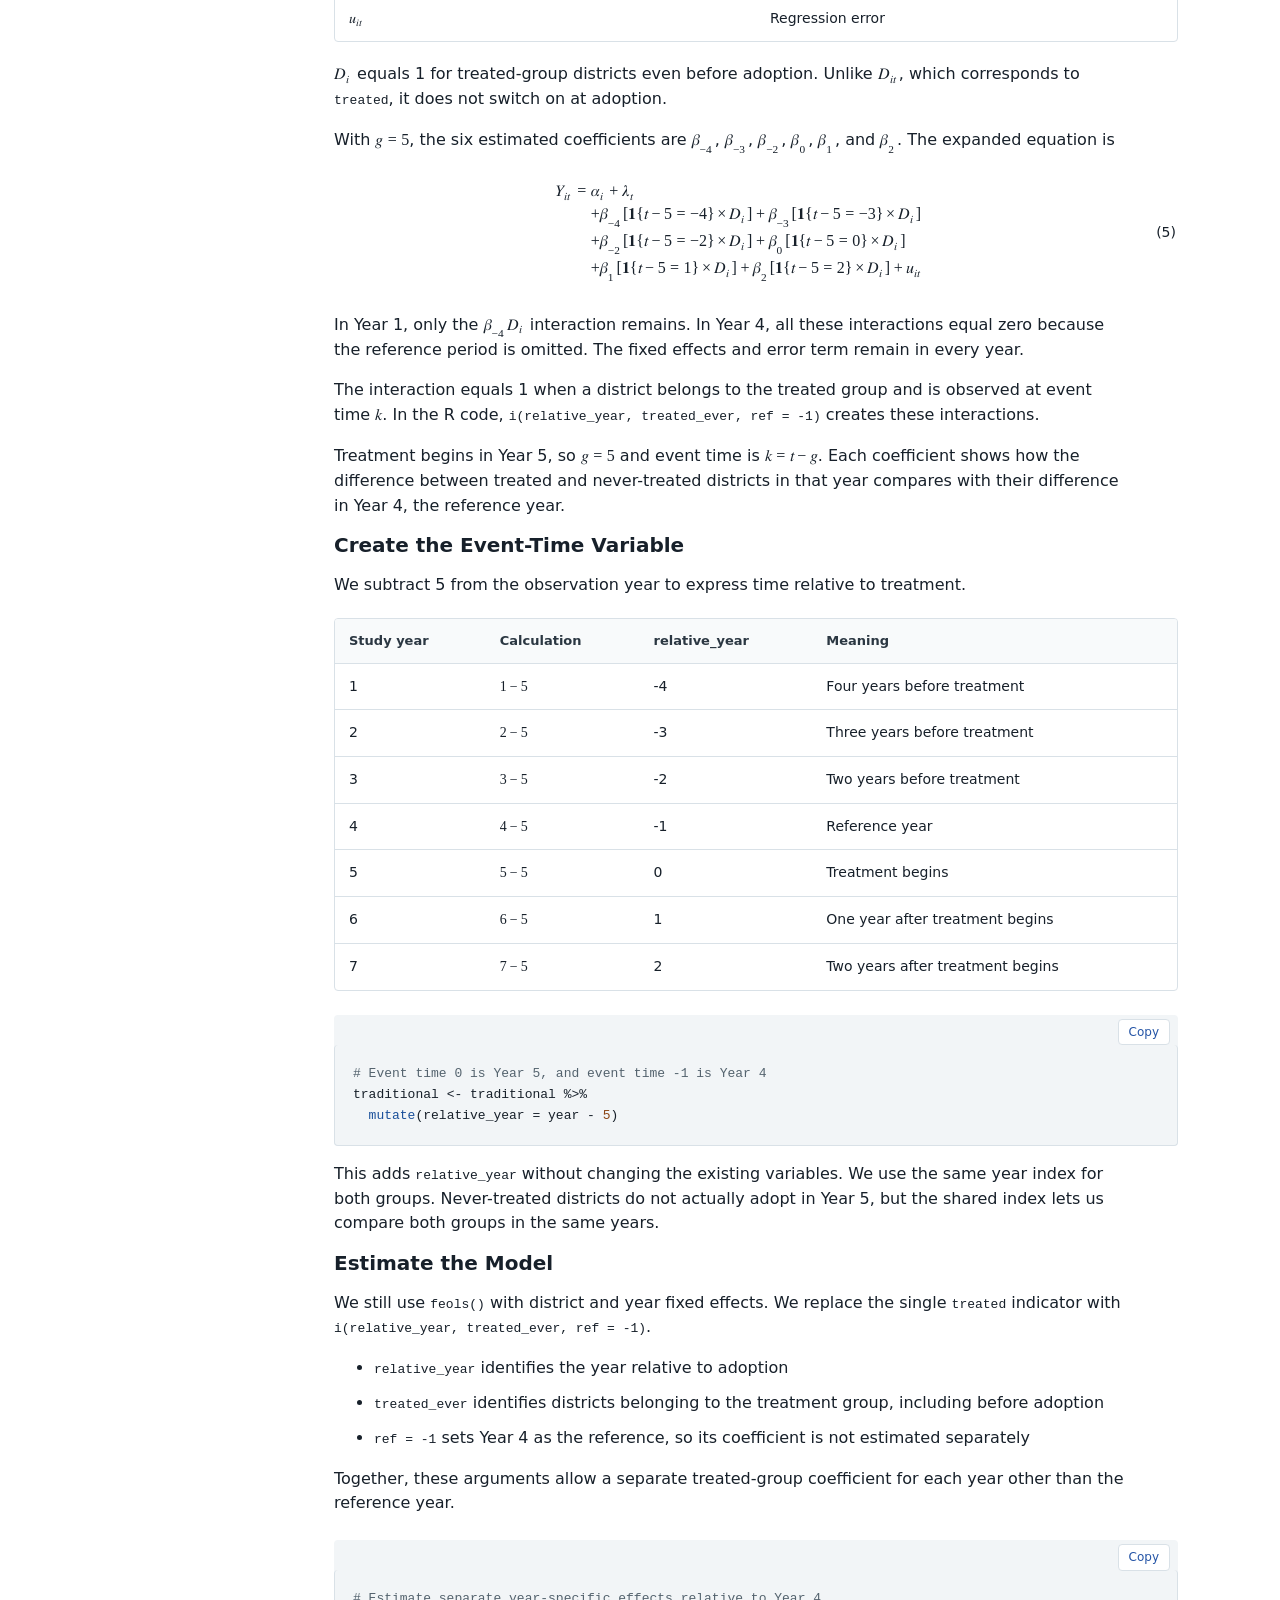
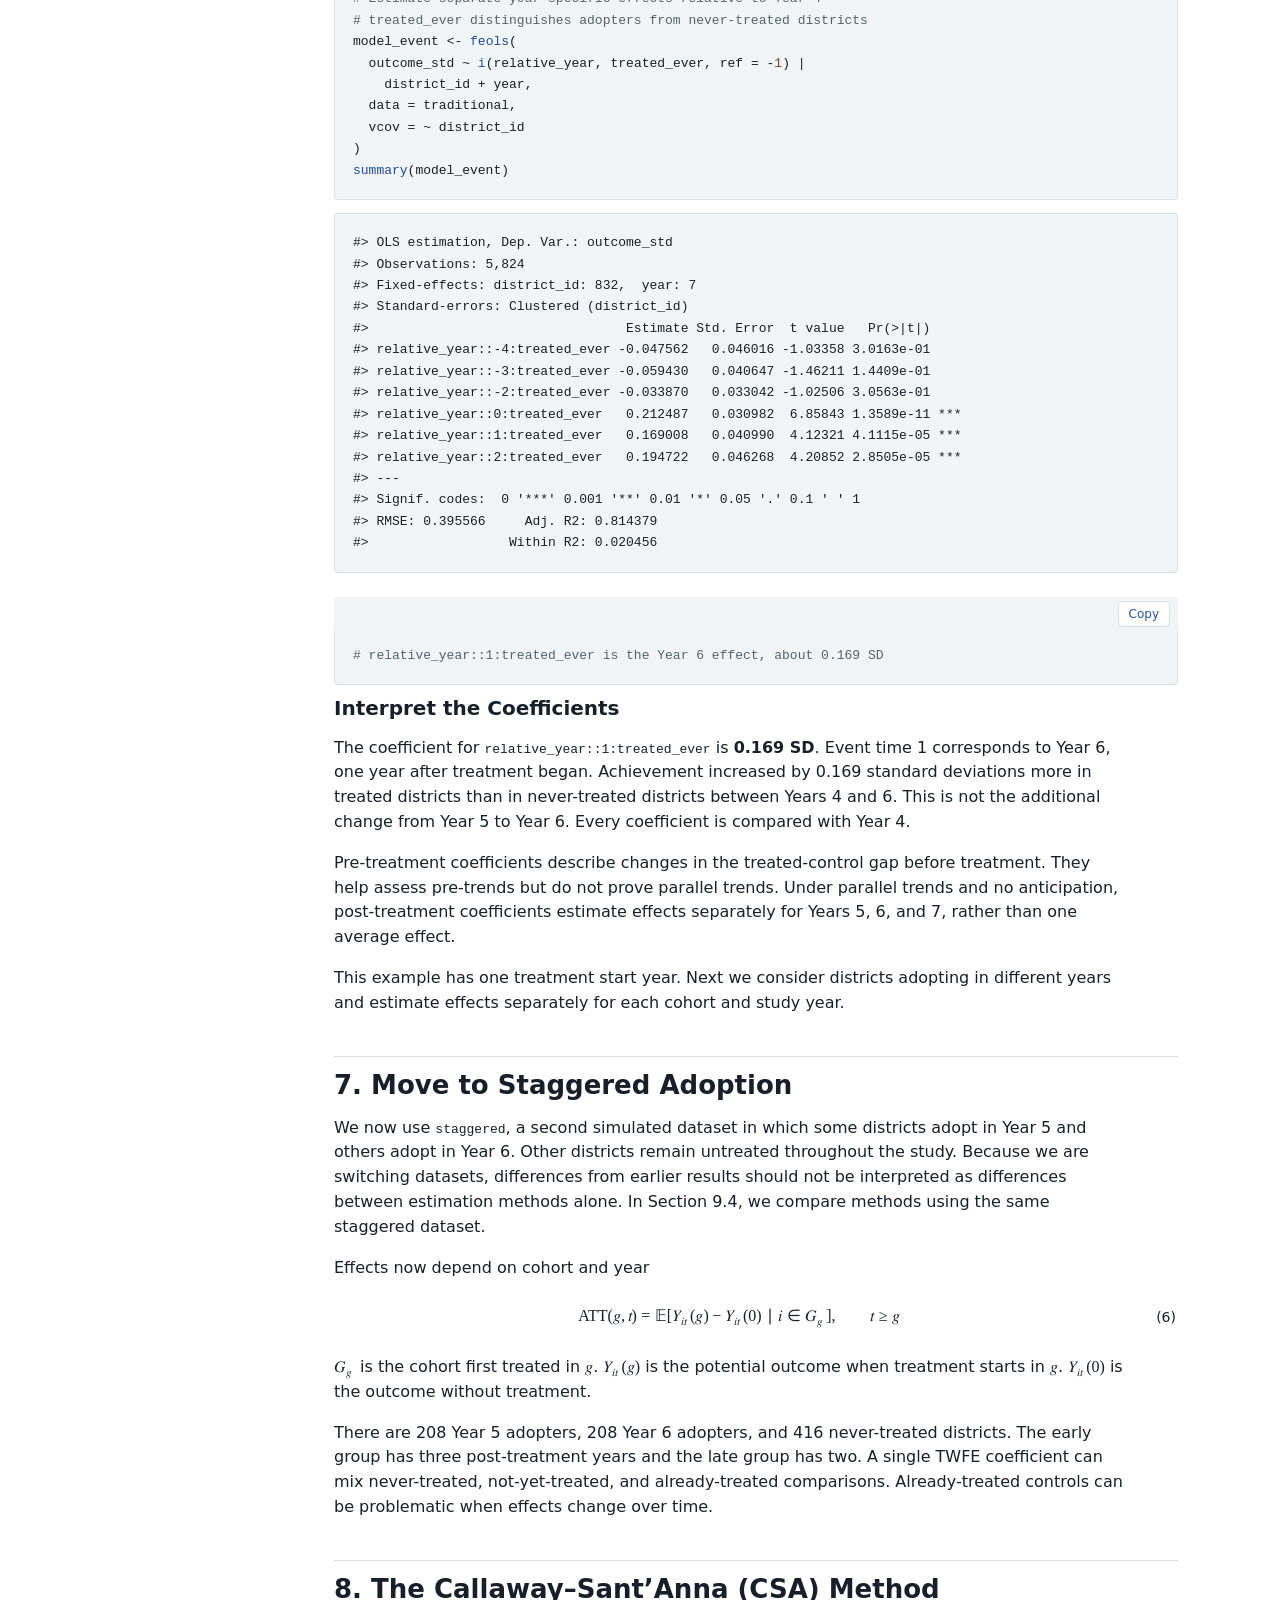
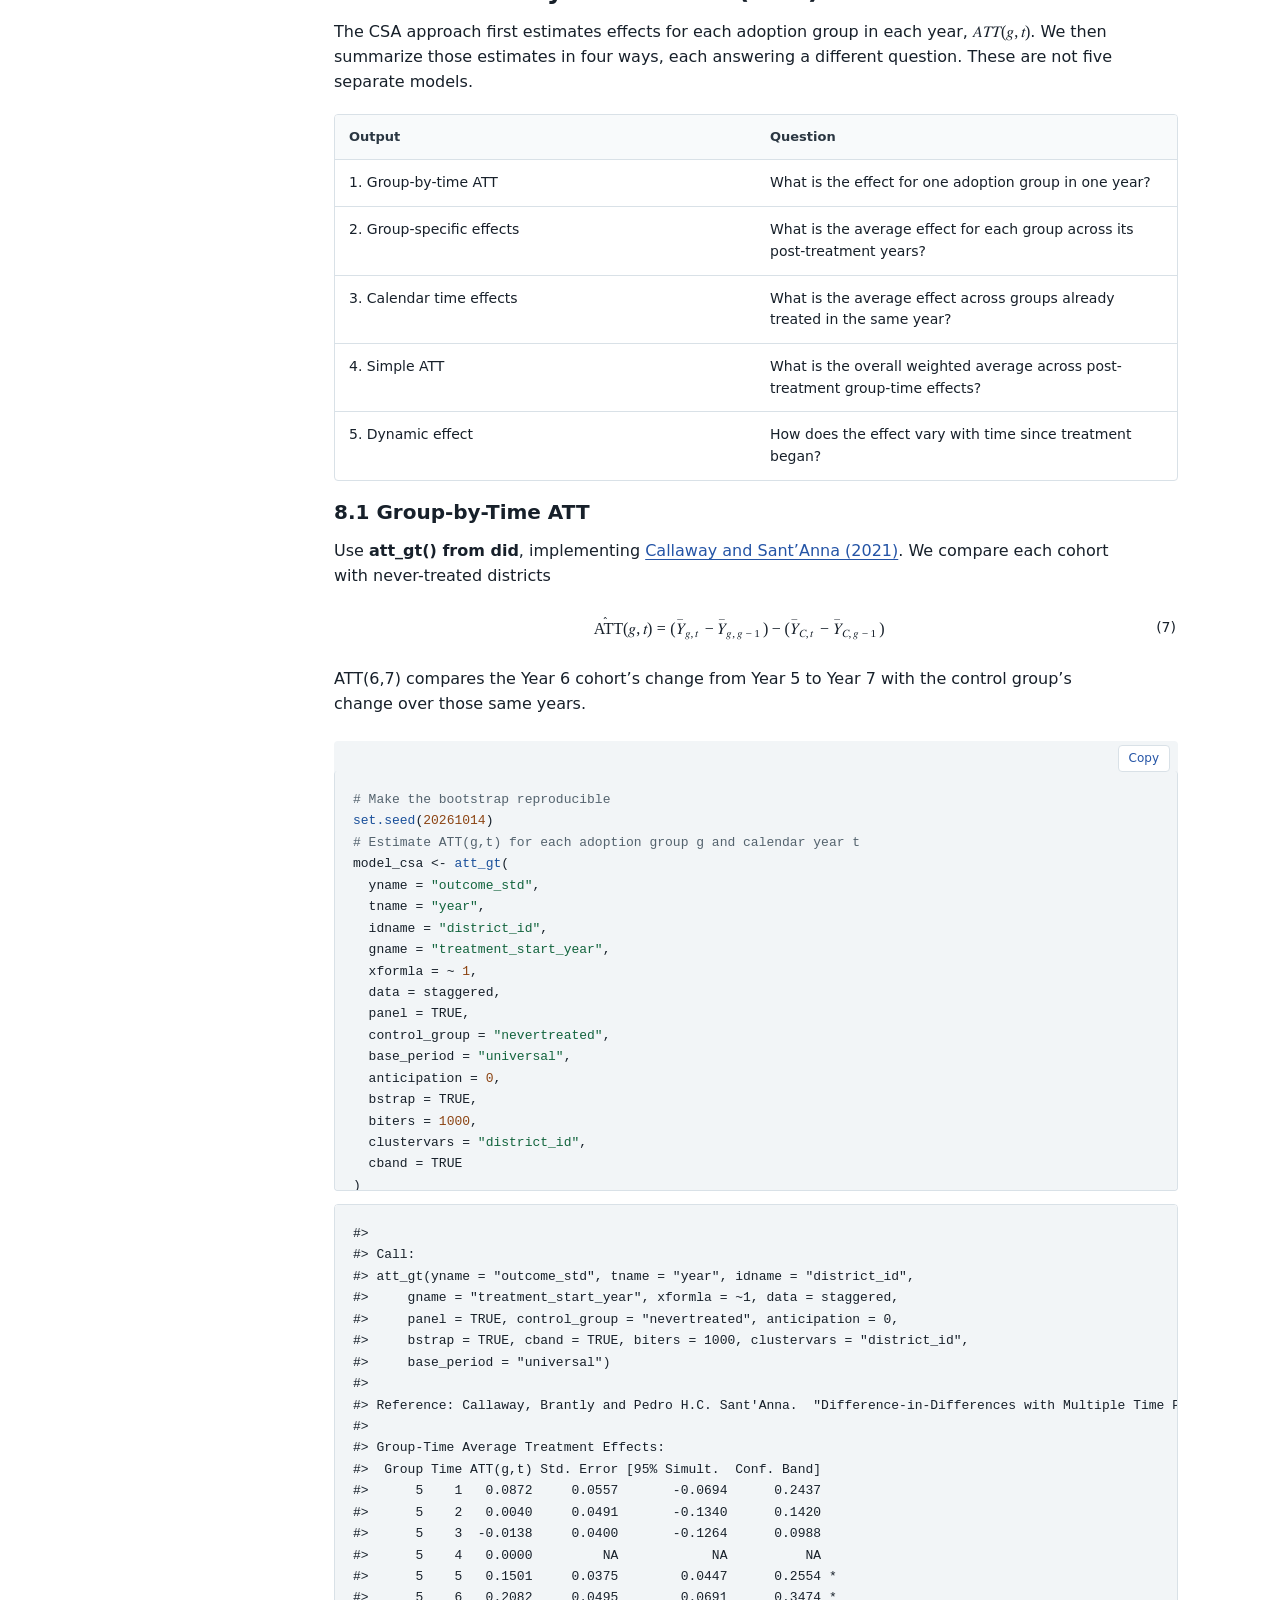
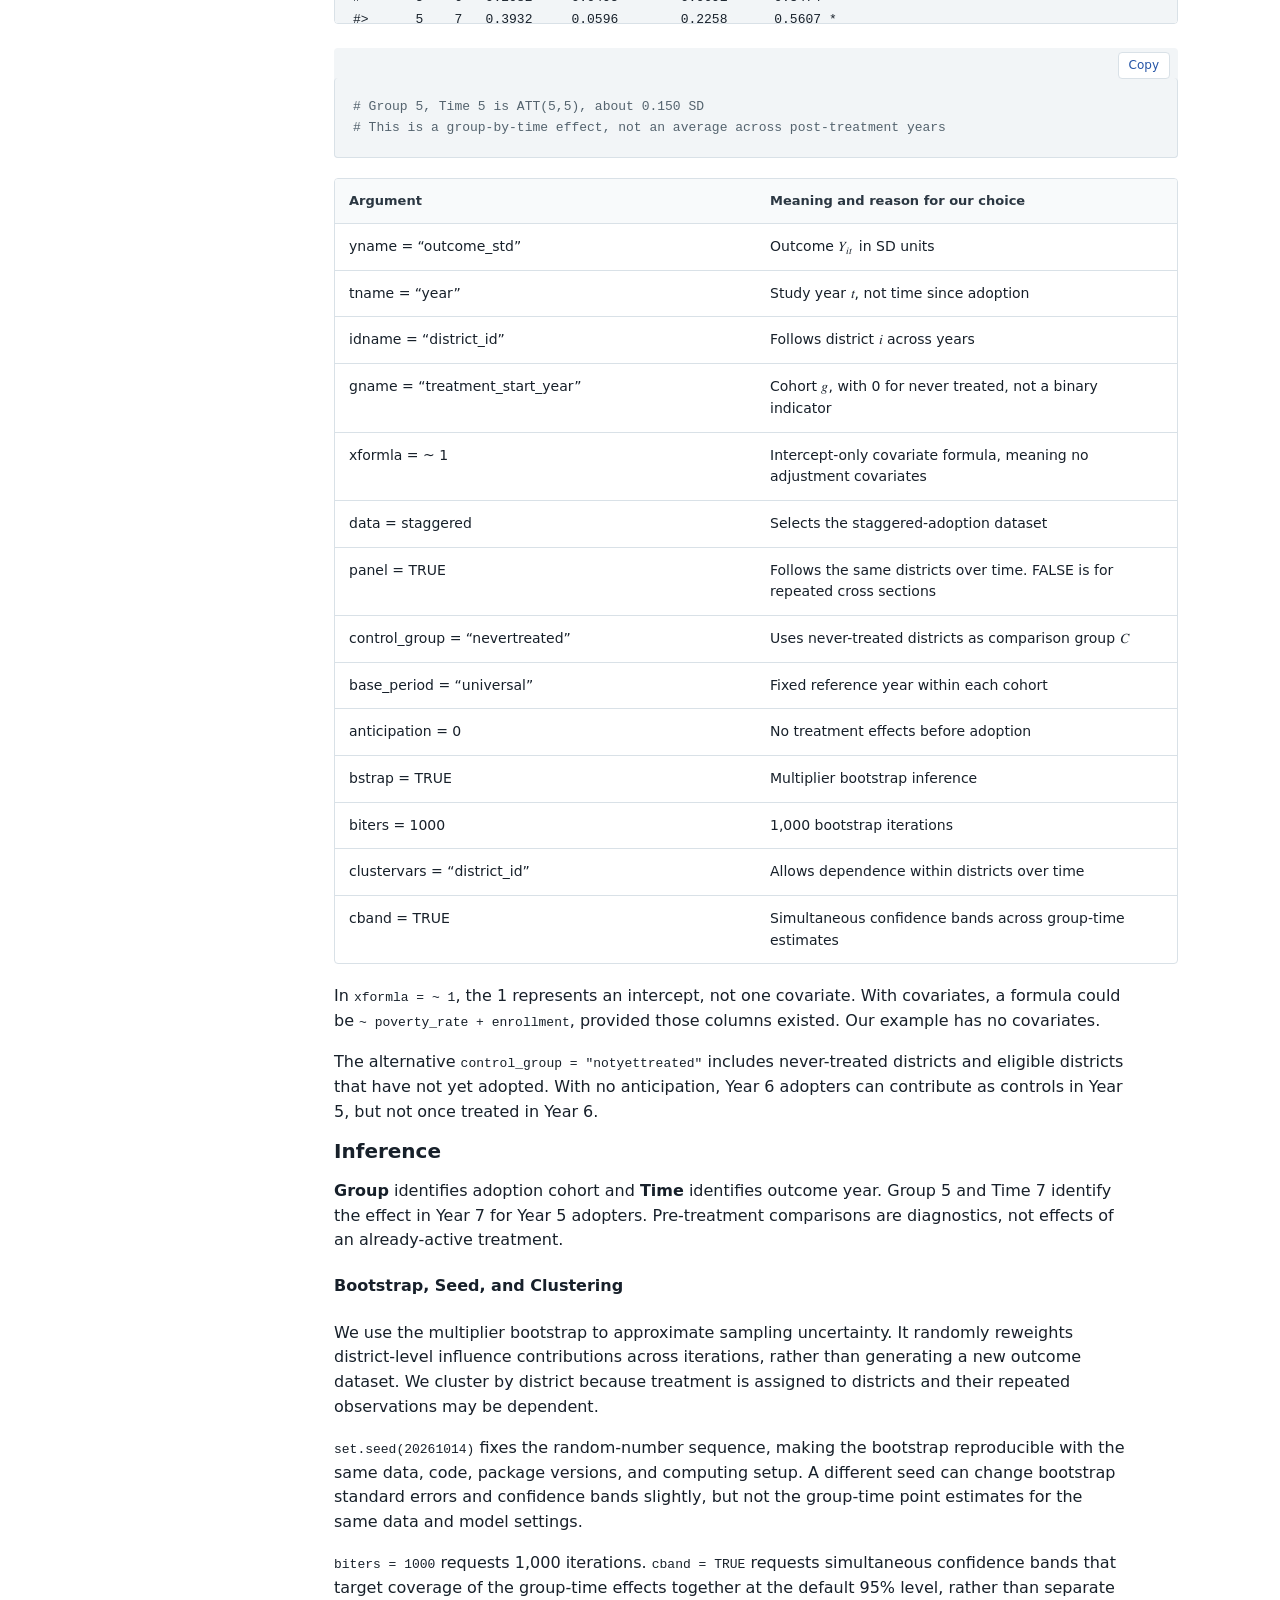
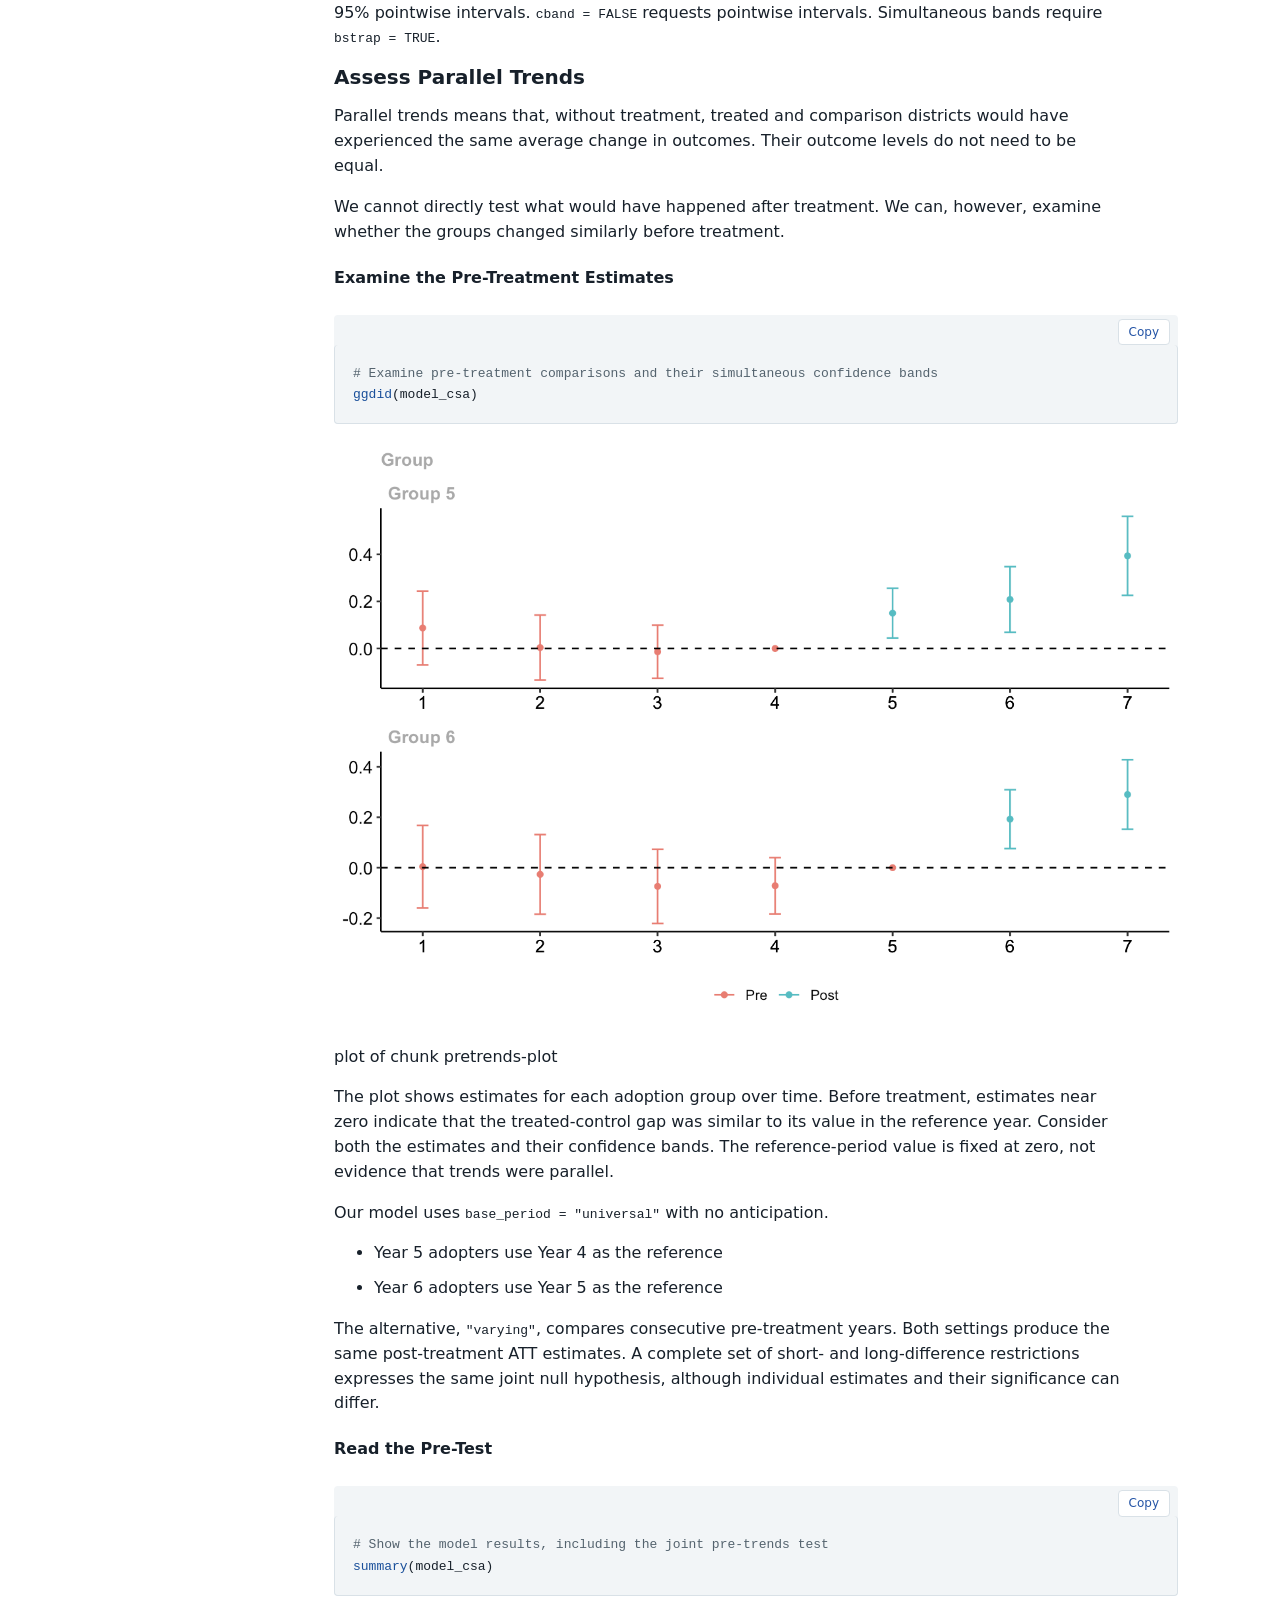
<file: workshop.html>
<!doctype html>
<html lang="en"><head><meta charset="utf-8"><meta name="viewport" content="width=device-width, initial-scale=1">
<title>Workshop | EPRC DID Workshop</title><link rel="stylesheet" href="styles.css">
<link rel="stylesheet" href="syntax.css"><script src="workshop.js" defer></script></head>
<body><a class="skip-link" href="#main">Skip to content</a>
<header class="site-header"><nav class="nav" aria-label="Main navigation">
<a class="brand" href="index.html"><span class="brand-mark">DID</span><span>EPRC Workshop</span></a>
<div class="nav-links"><a href="index.html">Home</a>
<a href="workshop.html" aria-current="page">Workshop</a>
<a href="code.html">Code</a>
<a href="data.html">Data</a>
<a href="resources.html">Resources</a>
<a href="https://docs.google.com/forms/d/e/1FAIpQLSfQf3xoxfmVeBs_7whEkxC_gdUGPMZTuGgbZzwtnPwMSvIz3w/viewform">Survey</a></div></nav></header>
<main id="main" class="document lab-layout">
<aside class="lab-toc" aria-label="On this page"><strong>In this lab</strong><nav><a href="#set-up-packages">1. Set Up Packages</a><a href="#load-the-data">2. Load the Data</a><a href="#describe-the-cohorts">3. Describe the Cohorts</a><a href="#estimate-the-classic-two-by-two-did">4. Estimate the Classic Two-by-Two DID</a><a href="#estimate-twfe-using-all-seven-years">5. Estimate TWFE Using All Seven Years</a><a href="#estimate-an-event-study">6. Estimate an Event Study</a><a href="#move-to-staggered-adoption">7. Move to Staggered Adoption</a><a href="#the-callawaysantanna-csa-method">8. The Callaway–Sant’Anna (CSA) Method</a><a href="#group-by-time-att" class="toc-subsection">8.1 Group-by-Time ATT</a><a href="#inference" class="toc-subsection">Inference</a><a href="#assess-parallel-trends" class="toc-subsection">Assess Parallel Trends</a><a href="#group-specific-effects" class="toc-subsection">8.2 Group-Specific Effects</a><a href="#calendar-time-effects" class="toc-subsection">8.3 Calendar Time Effects</a><a href="#simple-att" class="toc-subsection">8.4 Simple ATT</a><a href="#dynamic-effects" class="toc-subsection">8.5 Dynamic Effects</a><a href="#extended-two-way-fixed-effects">9. Extended Two-Way Fixed Effects</a><a href="#allow-effects-to-differ-across-groups-and-years" class="toc-subsection">9.1 Allow Effects to Differ Across Groups and Years</a><a href="#use-never-treated-districts-as-the-comparison" class="toc-subsection">9.2 Use Never-Treated Districts as the Comparison</a><a href="#see-the-regression-directly" class="toc-subsection">9.3 See the Regression Directly</a><a href="#compare-the-results" class="toc-subsection">9.4 Compare the Results</a><a href="#questions-and-discussion">Questions and Discussion</a></nav></aside><article><h1 id="hands-on-r-lab">Hands-on R Lab</h1>
<p><strong>October 22, 2026 | 1:00-1:30 PM Eastern</strong></p>
<p>What is the effect of district adoption of a gifted education program on district-level achievement? These are simulated teaching examples, not estimates from the actual gifted education study.</p>
<p><a href="code/workshop_lab.R">Download the R script</a> · <a href="workshop.Rmd">Download the R Markdown</a> · <a href="data.html">Data and codebook</a></p>
<h2 id="set-up-packages">1. Set Up Packages</h2>
<p>For help installing R and RStudio, see <a href="https://posit.co/download/rstudio-desktop/">Posit’s setup page</a>. R performs calculations. RStudio provides an interface for code and results.</p>
<table>
<colgroup>
<col style="width: 50%" />
<col style="width: 50%" />
</colgroup>
<thead>
<tr>
<th>Package</th>
<th>Purpose</th>
</tr>
</thead>
<tbody>
<tr>
<td>readr</td>
<td>Import CSVs with read_csv().</td>
</tr>
<tr>
<td>dplyr</td>
<td>Select observations, create variables, and summarize data.</td>
</tr>
<tr>
<td>etwfe</td>
<td>Estimate extended two-way fixed effects (TWFE) models and summarize their treatment effects.</td>
</tr>
<tr>
<td>fixest</td>
<td>Estimate regressions and fixed-effects models with feols().</td>
</tr>
<tr>
<td>did</td>
<td>Estimate and aggregate group-by-time treatment effects.</td>
</tr>
</tbody>
</table>
<p><strong>fixest is the package and feols() is its linear-regression function.</strong> See the <a href="https://lrberge.github.io/fixest/reference/feols.html">function documentation</a>.</p>
<div class="sourceCode" id="cb1"><pre class="sourceCode r"><code class="sourceCode r"><span id="cb1-1"><a href="#cb1-1" aria-hidden="true" tabindex="-1"></a><span class="co"># Install once.</span></span>
<span id="cb1-2"><a href="#cb1-2" aria-hidden="true" tabindex="-1"></a><span class="fu">install.packages</span>(<span class="fu">c</span>(<span class="st">&quot;readr&quot;</span>, <span class="st">&quot;dplyr&quot;</span>, <span class="st">&quot;fixest&quot;</span>, <span class="st">&quot;did&quot;</span>, <span class="st">&quot;etwfe&quot;</span>))</span></code></pre></div>
<div class="sourceCode" id="cb2"><pre class="sourceCode r"><code class="sourceCode r"><span id="cb2-1"><a href="#cb2-1" aria-hidden="true" tabindex="-1"></a><span class="co"># Load for each session.</span></span>
<span id="cb2-2"><a href="#cb2-2" aria-hidden="true" tabindex="-1"></a><span class="fu">library</span>(readr)</span>
<span id="cb2-3"><a href="#cb2-3" aria-hidden="true" tabindex="-1"></a><span class="fu">library</span>(dplyr)</span>
<span id="cb2-4"><a href="#cb2-4" aria-hidden="true" tabindex="-1"></a><span class="fu">library</span>(fixest)</span>
<span id="cb2-5"><a href="#cb2-5" aria-hidden="true" tabindex="-1"></a><span class="fu">library</span>(did)</span>
<span id="cb2-6"><a href="#cb2-6" aria-hidden="true" tabindex="-1"></a><span class="fu">library</span>(etwfe)</span></code></pre></div>
<h2 id="load-the-data">2. Load the Data</h2>
<p>Both datasets contain <strong>832 simulated districts representing Texas</strong>, each observed over seven years. Each row represents one district in one year. Both panels are balanced and treatment is assigned at the district level.</p>
<p>The six variables are</p>
<table>
<colgroup>
<col style="width: 50%" />
<col style="width: 50%" />
</colgroup>
<thead>
<tr>
<th>Variable</th>
<th>Meaning</th>
</tr>
</thead>
<tbody>
<tr>
<td><code>district_id</code></td>
<td>Identifies each district</td>
</tr>
<tr>
<td><code>year</code></td>
<td>Observation year, from 1 to 7</td>
</tr>
<tr>
<td><code>treatment_start_year</code></td>
<td>First treatment year, with 0 for never-treated districts</td>
</tr>
<tr>
<td><code>outcome_std</code></td>
<td>Achievement outcome measured in SD units</td>
</tr>
<tr>
<td><code>treated_ever</code></td>
<td>Identifies districts that eventually receive treatment</td>
</tr>
<tr>
<td><code>treated</code></td>
<td>Identifies observations when treatment is active</td>
</tr>
</tbody>
</table>
<p>Place the downloaded CSV files in your R project folder</p>
<div class="sourceCode" id="cb3"><pre class="sourceCode r"><code class="sourceCode r"><span id="cb3-1"><a href="#cb3-1" aria-hidden="true" tabindex="-1"></a><span class="co"># Import the common-adoption and staggered-adoption panels</span></span>
<span id="cb3-2"><a href="#cb3-2" aria-hidden="true" tabindex="-1"></a>traditional <span class="ot">&lt;-</span> <span class="fu">read_csv</span>(<span class="st">&quot;traditional_did_district.csv&quot;</span>)</span>
<span id="cb3-3"><a href="#cb3-3" aria-hidden="true" tabindex="-1"></a>staggered <span class="ot">&lt;-</span> <span class="fu">read_csv</span>(<span class="st">&quot;staggered_did_district.csv&quot;</span>)</span></code></pre></div>
<p><strong>read_csv() comes from readr.</strong> We use <code>outcome_std</code>, measured in standard-deviation (SD) units, so estimated treatment effects are also expressed in SD units.</p>
<h2 id="describe-the-cohorts">3. Describe the Cohorts</h2>
<p>We use functions from <strong>dplyr</strong>, part of the tidyverse, to summarize the treatment groups. See the <a href="https://dplyr.tidyverse.org/articles/dplyr.html">introduction to dplyr</a> for more information.</p>
<div class="sourceCode" id="cb4"><pre class="sourceCode r"><code class="sourceCode r"><span id="cb4-1"><a href="#cb4-1" aria-hidden="true" tabindex="-1"></a><span class="co"># Count each district once, rather than counting its seven observations</span></span>
<span id="cb4-2"><a href="#cb4-2" aria-hidden="true" tabindex="-1"></a><span class="co"># A treatment start year of 0 identifies never-treated districts</span></span>
<span id="cb4-3"><a href="#cb4-3" aria-hidden="true" tabindex="-1"></a>traditional <span class="sc">%&gt;%</span></span>
<span id="cb4-4"><a href="#cb4-4" aria-hidden="true" tabindex="-1"></a>  <span class="fu">distinct</span>(district_id, treatment_start_year) <span class="sc">%&gt;%</span></span>
<span id="cb4-5"><a href="#cb4-5" aria-hidden="true" tabindex="-1"></a>  <span class="fu">count</span>(treatment_start_year, <span class="at">name =</span> <span class="st">&quot;districts&quot;</span>)</span></code></pre></div>
<pre><code>#&gt; # A tibble: 2 × 2
#&gt;   treatment_start_year districts
#&gt;                  &lt;dbl&gt;     &lt;int&gt;
#&gt; 1                    0       416
#&gt; 2                    5       416</code></pre>
<div class="sourceCode" id="cb6"><pre class="sourceCode r"><code class="sourceCode r"><span id="cb6-1"><a href="#cb6-1" aria-hidden="true" tabindex="-1"></a>staggered <span class="sc">%&gt;%</span></span>
<span id="cb6-2"><a href="#cb6-2" aria-hidden="true" tabindex="-1"></a>  <span class="fu">distinct</span>(district_id, treatment_start_year) <span class="sc">%&gt;%</span></span>
<span id="cb6-3"><a href="#cb6-3" aria-hidden="true" tabindex="-1"></a>  <span class="fu">count</span>(treatment_start_year, <span class="at">name =</span> <span class="st">&quot;districts&quot;</span>)</span></code></pre></div>
<pre><code>#&gt; # A tibble: 3 × 2
#&gt;   treatment_start_year districts
#&gt;                  &lt;dbl&gt;     &lt;int&gt;
#&gt; 1                    0       416
#&gt; 2                    5       208
#&gt; 3                    6       208</code></pre>
<p>The Texas traditional panel has 416 adopting and 416 never-treated districts. The staggered panel has 208 Year 5 adopters, 208 Year 6 adopters, and 416 never-treated districts.</p>
<h3 id="treatment-group-membership-and-active-treatment">Treatment Group Membership and Active Treatment</h3>
<p>Our dataset records each district’s first treatment year in <code>treatment_start_year</code>. A value of 5 or 6 tells us when the district adopts the policy, while 0 means it never adopts. Both files already contain the following indicators</p>
<table>
<colgroup>
<col style="width: 33%" />
<col style="width: 33%" />
<col style="width: 33%" />
</colgroup>
<thead>
<tr>
<th>Variable</th>
<th>Meaning</th>
<th>Used in this lab</th>
</tr>
</thead>
<tbody>
<tr>
<td><code>treated_ever</code></td>
<td>1 in every year for a district that eventually adopts, and 0 for a never-treated district</td>
<td>The traditional DID event study</td>
</tr>
<tr>
<td><code>treated</code></td>
<td>1 from the district’s adoption year onward, and 0 otherwise</td>
<td>The two-by-two DID and TWFE regressions</td>
</tr>
</tbody>
</table>
<p>For a district that adopts in Year 5</p>
<table>
<thead>
<tr>
<th>Year</th>
<th style="text-align: right;"><code>treatment_start_year</code></th>
<th style="text-align: right;"><code>treated_ever</code></th>
<th style="text-align: right;"><code>treated</code></th>
</tr>
</thead>
<tbody>
<tr>
<td>4</td>
<td style="text-align: right;">5</td>
<td style="text-align: right;">1</td>
<td style="text-align: right;">0</td>
</tr>
<tr>
<td>5</td>
<td style="text-align: right;">5</td>
<td style="text-align: right;">1</td>
<td style="text-align: right;">1</td>
</tr>
<tr>
<td>6</td>
<td style="text-align: right;">5</td>
<td style="text-align: right;">1</td>
<td style="text-align: right;">1</td>
</tr>
</tbody>
</table>
<p>The distinction is between <strong>belonging to the treatment group</strong> and <strong>currently receiving treatment</strong>. For never-treated districts, both indicators equal 0 in every year.</p>
<p>The CSA function <code>att_gt()</code> uses <code>treatment_start_year</code> directly to identify adoption groups. It does not require either of these indicators as an input.</p>
<p>The coding rule for <code>treated_ever</code> is whether the start year is greater than 0. For <code>treated</code>, that condition must hold and the observation year must be at least the start year. Never-treated districts remain 0 even though their start-year code is 0.</p>
<h2 id="estimate-the-classic-two-by-two-did">4. Estimate the Classic Two-by-Two DID</h2>
<p>Use Year 4, immediately before adoption, and Year 5, the first treated year.</p>
<p>Parallel trends means that, without the program, adopting and never-treated districts would have experienced the same average change in achievement. Their achievement levels can differ. No anticipation means that the program does not affect achievement before a district adopts it.</p>
<p>We also assume that adoption in one district does not affect achievement in the districts used as its comparison group. Together, these assumptions justify using the never-treated districts’ observed change to represent the change adopting districts would have experienced without the program.</p>
<p>The two-by-two contrast is</p>
<div class="numbered-equation" id="equation-1"><div class="equation"><math display="block" xmlns="http://www.w3.org/1998/Math/MathML"><semantics><mrow><mover><mi mathvariant="normal">ATT</mi><mo accent="true">̂</mo></mover><mo>=</mo><mo stretchy="false" form="prefix">(</mo><msub><mover><mi>Y</mi><mo accent="true">¯</mo></mover><mrow><mi>G</mi><mo>,</mo><mrow><mi mathvariant="normal">p</mi><mi mathvariant="normal">o</mi><mi mathvariant="normal">s</mi><mi mathvariant="normal">t</mi></mrow></mrow></msub><mo>−</mo><msub><mover><mi>Y</mi><mo accent="true">¯</mo></mover><mrow><mi>G</mi><mo>,</mo><mrow><mi mathvariant="normal">p</mi><mi mathvariant="normal">r</mi><mi mathvariant="normal">e</mi></mrow></mrow></msub><mo stretchy="false" form="postfix">)</mo><mo>−</mo><mo stretchy="false" form="prefix">(</mo><msub><mover><mi>Y</mi><mo accent="true">¯</mo></mover><mrow><mi>C</mi><mo>,</mo><mrow><mi mathvariant="normal">p</mi><mi mathvariant="normal">o</mi><mi mathvariant="normal">s</mi><mi mathvariant="normal">t</mi></mrow></mrow></msub><mo>−</mo><msub><mover><mi>Y</mi><mo accent="true">¯</mo></mover><mrow><mi>C</mi><mo>,</mo><mrow><mi mathvariant="normal">p</mi><mi mathvariant="normal">r</mi><mi mathvariant="normal">e</mi></mrow></mrow></msub><mo stretchy="false" form="postfix">)</mo></mrow><annotation encoding="application/x-tex">
\widehat{\operatorname{ATT}}
=(\overline Y_{G,\mathrm{post}}-\overline Y_{G,\mathrm{pre}})
-(\overline Y_{C,\mathrm{post}}-\overline Y_{C,\mathrm{pre}})
</annotation></semantics></math></div><span class="equation-number" aria-label="Equation 1">(1)</span></div>
<table>
<colgroup>
<col style="width: 50%" />
<col style="width: 50%" />
</colgroup>
<thead>
<tr>
<th>Notation</th>
<th>Meaning</th>
</tr>
</thead>
<tbody>
<tr>
<td><math display="inline" xmlns="http://www.w3.org/1998/Math/MathML"><semantics><mover><mi mathvariant="normal">ATT</mi><mo accent="true">̂</mo></mover><annotation encoding="application/x-tex">\widehat{\operatorname{ATT}}</annotation></semantics></math></td>
<td>Estimated average treatment effect on the treated</td>
</tr>
<tr>
<td><math display="inline" xmlns="http://www.w3.org/1998/Math/MathML"><semantics><msub><mover><mi>Y</mi><mo accent="true">¯</mo></mover><mrow><mi>G</mi><mo>,</mo><mrow><mi mathvariant="normal">p</mi><mi mathvariant="normal">o</mi><mi mathvariant="normal">s</mi><mi mathvariant="normal">t</mi></mrow></mrow></msub><annotation encoding="application/x-tex">\overline Y_{G,\mathrm{post}}</annotation></semantics></math></td>
<td>Treated group’s mean outcome in Year 5</td>
</tr>
<tr>
<td><math display="inline" xmlns="http://www.w3.org/1998/Math/MathML"><semantics><msub><mover><mi>Y</mi><mo accent="true">¯</mo></mover><mrow><mi>G</mi><mo>,</mo><mrow><mi mathvariant="normal">p</mi><mi mathvariant="normal">r</mi><mi mathvariant="normal">e</mi></mrow></mrow></msub><annotation encoding="application/x-tex">\overline Y_{G,\mathrm{pre}}</annotation></semantics></math></td>
<td>Treated group’s mean outcome in Year 4</td>
</tr>
<tr>
<td><math display="inline" xmlns="http://www.w3.org/1998/Math/MathML"><semantics><msub><mover><mi>Y</mi><mo accent="true">¯</mo></mover><mrow><mi>C</mi><mo>,</mo><mrow><mi mathvariant="normal">p</mi><mi mathvariant="normal">o</mi><mi mathvariant="normal">s</mi><mi mathvariant="normal">t</mi></mrow></mrow></msub><annotation encoding="application/x-tex">\overline Y_{C,\mathrm{post}}</annotation></semantics></math></td>
<td>Never-treated group’s mean outcome in Year 5</td>
</tr>
<tr>
<td><math display="inline" xmlns="http://www.w3.org/1998/Math/MathML"><semantics><msub><mover><mi>Y</mi><mo accent="true">¯</mo></mover><mrow><mi>C</mi><mo>,</mo><mrow><mi mathvariant="normal">p</mi><mi mathvariant="normal">r</mi><mi mathvariant="normal">e</mi></mrow></mrow></msub><annotation encoding="application/x-tex">\overline Y_{C,\mathrm{pre}}</annotation></semantics></math></td>
<td>Never-treated group’s mean outcome in Year 4</td>
</tr>
</tbody>
</table>
<p>The regression below estimates this same DID contrast using the TWFE equation</p>
<div class="numbered-equation" id="equation-2"><div class="equation"><math display="block" xmlns="http://www.w3.org/1998/Math/MathML"><semantics><mrow><msub><mi>Y</mi><mrow><mi>i</mi><mi>t</mi></mrow></msub><mo>=</mo><msub><mi>α</mi><mi>i</mi></msub><mo>+</mo><msub><mi>λ</mi><mi>t</mi></msub><mo>+</mo><mi>β</mi><msub><mi>D</mi><mrow><mi>i</mi><mi>t</mi></mrow></msub><mo>+</mo><msub><mi>u</mi><mrow><mi>i</mi><mi>t</mi></mrow></msub></mrow><annotation encoding="application/x-tex">
Y_{it}=\alpha_i+\lambda_t+\beta D_{it}+u_{it}
</annotation></semantics></math></div><span class="equation-number" aria-label="Equation 2">(2)</span></div>
<table>
<colgroup>
<col style="width: 33%" />
<col style="width: 33%" />
<col style="width: 33%" />
</colgroup>
<thead>
<tr>
<th>Equation</th>
<th>R variable</th>
<th>Meaning</th>
</tr>
</thead>
<tbody>
<tr>
<td><math display="inline" xmlns="http://www.w3.org/1998/Math/MathML"><semantics><msub><mi>Y</mi><mrow><mi>i</mi><mi>t</mi></mrow></msub><annotation encoding="application/x-tex">Y_{it}</annotation></semantics></math></td>
<td>outcome_std</td>
<td>Achievement outcome for district <math display="inline" xmlns="http://www.w3.org/1998/Math/MathML"><semantics><mi>i</mi><annotation encoding="application/x-tex">i</annotation></semantics></math> in year <math display="inline" xmlns="http://www.w3.org/1998/Math/MathML"><semantics><mi>t</mi><annotation encoding="application/x-tex">t</annotation></semantics></math></td>
</tr>
<tr>
<td><math display="inline" xmlns="http://www.w3.org/1998/Math/MathML"><semantics><msub><mi>D</mi><mrow><mi>i</mi><mi>t</mi></mrow></msub><annotation encoding="application/x-tex">D_{it}</annotation></semantics></math></td>
<td>treated</td>
<td>1 when treatment is active and 0 otherwise</td>
</tr>
<tr>
<td><math display="inline" xmlns="http://www.w3.org/1998/Math/MathML"><semantics><msub><mi>α</mi><mi>i</mi></msub><annotation encoding="application/x-tex">\alpha_i</annotation></semantics></math></td>
<td>district_id</td>
<td>District fixed effect, with districts identified by district_id</td>
</tr>
<tr>
<td><math display="inline" xmlns="http://www.w3.org/1998/Math/MathML"><semantics><msub><mi>λ</mi><mi>t</mi></msub><annotation encoding="application/x-tex">\lambda_t</annotation></semantics></math></td>
<td>year</td>
<td>Year fixed effect, with years identified by year</td>
</tr>
<tr>
<td><math display="inline" xmlns="http://www.w3.org/1998/Math/MathML"><semantics><mi>β</mi><annotation encoding="application/x-tex">\beta</annotation></semantics></math></td>
<td>Coefficient on treated</td>
<td>Treatment-effect parameter, estimated by the treated coefficient</td>
</tr>
<tr>
<td><math display="inline" xmlns="http://www.w3.org/1998/Math/MathML"><semantics><msub><mi>u</mi><mrow><mi>i</mi><mi>t</mi></mrow></msub><annotation encoding="application/x-tex">u_{it}</annotation></semantics></math></td>
<td>No input variable</td>
<td>Regression error</td>
</tr>
</tbody>
</table>
<div class="sourceCode" id="cb8"><pre class="sourceCode r"><code class="sourceCode r"><span id="cb8-1"><a href="#cb8-1" aria-hidden="true" tabindex="-1"></a><span class="co"># Keep the year before adoption and the first treated year</span></span>
<span id="cb8-2"><a href="#cb8-2" aria-hidden="true" tabindex="-1"></a>two_period <span class="ot">&lt;-</span> traditional <span class="sc">%&gt;%</span></span>
<span id="cb8-3"><a href="#cb8-3" aria-hidden="true" tabindex="-1"></a>  <span class="fu">filter</span>(year <span class="sc">%in%</span> <span class="fu">c</span>(<span class="dv">4</span>, <span class="dv">5</span>))</span>
<span id="cb8-4"><a href="#cb8-4" aria-hidden="true" tabindex="-1"></a><span class="co"># Estimate DID with district and year fixed effects</span></span>
<span id="cb8-5"><a href="#cb8-5" aria-hidden="true" tabindex="-1"></a><span class="co"># Cluster standard errors by district</span></span>
<span id="cb8-6"><a href="#cb8-6" aria-hidden="true" tabindex="-1"></a>model_2x2 <span class="ot">&lt;-</span> <span class="fu">feols</span>(</span>
<span id="cb8-7"><a href="#cb8-7" aria-hidden="true" tabindex="-1"></a>  outcome_std <span class="sc">~</span> treated <span class="sc">|</span> district_id <span class="sc">+</span> year,</span>
<span id="cb8-8"><a href="#cb8-8" aria-hidden="true" tabindex="-1"></a>  <span class="at">data =</span> two_period,</span>
<span id="cb8-9"><a href="#cb8-9" aria-hidden="true" tabindex="-1"></a>  <span class="at">vcov =</span> <span class="sc">~</span> district_id</span>
<span id="cb8-10"><a href="#cb8-10" aria-hidden="true" tabindex="-1"></a>)</span>
<span id="cb8-11"><a href="#cb8-11" aria-hidden="true" tabindex="-1"></a><span class="fu">summary</span>(model_2x2)</span></code></pre></div>
<pre><code>#&gt; OLS estimation, Dep. Var.: outcome_std
#&gt; Observations: 1,664
#&gt; Fixed-effects: district_id: 832,  year: 2
#&gt; Standard-errors: Clustered (district_id)
#&gt;         Estimate Std. Error t value   Pr(&gt;|t|)
#&gt; treated 0.212487   0.030969 6.86138 1.3326e-11 ***
#&gt; ---
#&gt; Signif. codes:  0 &#39;***&#39; 0.001 &#39;**&#39; 0.01 &#39;*&#39; 0.05 &#39;.&#39; 0.1 &#39; &#39; 1
#&gt; RMSE: 0.223049     Adj. R2: 0.888779
#&gt;                  Within R2: 0.053677</code></pre>
<div class="sourceCode" id="cb10"><pre class="sourceCode r"><code class="sourceCode r"><span id="cb10-1"><a href="#cb10-1" aria-hidden="true" tabindex="-1"></a><span class="co"># The treated coefficient is the two-by-two DID estimate, about 0.212 SD</span></span></code></pre></div>
<p><strong>filter() comes from dplyr and feols() comes from fixest.</strong></p>
<p>Variables after the vertical bar specify fixed effects, not ordinary numeric predictors. <strong>data</strong> selects the dataset. <strong>vcov = ~ district_id</strong> requests district-clustered standard errors. The coefficient on treated equals the two-by-two contrast. In this example, the estimated coefficient is 0.212 SD, meaning that achievement increased by 0.212 standard deviations more in treated districts than in never-treated districts between Years 4 and 5. Clustering allows outcomes from the same district to be related across years. The estimated coefficient is measured in SD units.</p>
<h2 id="estimate-twfe-using-all-seven-years">5. Estimate TWFE Using All Seven Years</h2>
<p>We now use all seven years rather than only Years 4 and 5. The model specification stays the same, but we change the dataset from <code>two_period</code> to <code>traditional</code>. The coefficient compares the treated group’s change from its average outcome in Years 1-4 to its average outcome in Years 5-7 with the same change for never-treated districts. In this balanced common-adoption example, it summarizes the average post-treatment effect.</p>
<p>District effects account for persistent differences between districts. Year effects account for common shocks. We use <code>treated</code> because it changes from 0 to 1 when a district adopts. <code>treated_ever</code> only identifies treatment-group membership and does not change over time, so its separate effect cannot be estimated alongside district fixed effects. The equation stays the same</p>
<div class="numbered-equation" id="equation-3"><div class="equation"><math display="block" xmlns="http://www.w3.org/1998/Math/MathML"><semantics><mrow><msub><mi>Y</mi><mrow><mi>i</mi><mi>t</mi></mrow></msub><mo>=</mo><msub><mi>α</mi><mi>i</mi></msub><mo>+</mo><msub><mi>λ</mi><mi>t</mi></msub><mo>+</mo><mi>β</mi><msub><mi>D</mi><mrow><mi>i</mi><mi>t</mi></mrow></msub><mo>+</mo><msub><mi>u</mi><mrow><mi>i</mi><mi>t</mi></mrow></msub></mrow><annotation encoding="application/x-tex">
Y_{it}=\alpha_i+\lambda_t+\beta D_{it}+u_{it}
</annotation></semantics></math></div><span class="equation-number" aria-label="Equation 3">(3)</span></div>
<div class="sourceCode" id="cb11"><pre class="sourceCode r"><code class="sourceCode r"><span id="cb11-1"><a href="#cb11-1" aria-hidden="true" tabindex="-1"></a><span class="co"># Use all seven years with the same fixed effects and clustering</span></span>
<span id="cb11-2"><a href="#cb11-2" aria-hidden="true" tabindex="-1"></a>model_twfe <span class="ot">&lt;-</span> <span class="fu">feols</span>(</span>
<span id="cb11-3"><a href="#cb11-3" aria-hidden="true" tabindex="-1"></a>  outcome_std <span class="sc">~</span> treated <span class="sc">|</span> district_id <span class="sc">+</span> year,</span>
<span id="cb11-4"><a href="#cb11-4" aria-hidden="true" tabindex="-1"></a>  <span class="at">data =</span> traditional,</span>
<span id="cb11-5"><a href="#cb11-5" aria-hidden="true" tabindex="-1"></a>  <span class="at">vcov =</span> <span class="sc">~</span> district_id</span>
<span id="cb11-6"><a href="#cb11-6" aria-hidden="true" tabindex="-1"></a>)</span>
<span id="cb11-7"><a href="#cb11-7" aria-hidden="true" tabindex="-1"></a><span class="fu">summary</span>(model_twfe)</span></code></pre></div>
<pre><code>#&gt; OLS estimation, Dep. Var.: outcome_std
#&gt; Observations: 5,824
#&gt; Fixed-effects: district_id: 832,  year: 7
#&gt; Standard-errors: Clustered (district_id)
#&gt;         Estimate Std. Error t value  Pr(&gt;|t|)
#&gt; treated 0.227288   0.032668  6.9575 7.022e-12 ***
#&gt; ---
#&gt; Signif. codes:  0 &#39;***&#39; 0.001 &#39;**&#39; 0.01 &#39;*&#39; 0.05 &#39;.&#39; 0.1 &#39; &#39; 1
#&gt; RMSE: 0.395699     Adj. R2: 0.814441
#&gt;                  Within R2: 0.0198</code></pre>
<div class="sourceCode" id="cb13"><pre class="sourceCode r"><code class="sourceCode r"><span id="cb13-1"><a href="#cb13-1" aria-hidden="true" tabindex="-1"></a><span class="co"># The treated coefficient summarizes the effect across Years 5-7</span></span></code></pre></div>
<p>The estimated coefficient is approximately 0.227 SD. From Years 1-4 to Years 5-7, average achievement increased by 0.227 SD more in adopting districts than in never-treated districts. Under the DID assumptions, this estimates the program’s average effect on adopting districts across the three post-treatment years.</p>
<h2 id="estimate-an-event-study">6. Estimate an Event Study</h2>
<p>In an event study, we estimate a separate coefficient for each year relative to treatment, rather than one average post-treatment effect. This lets us examine differences in trends before treatment and how treatment effects evolve afterward.</p>
<div class="numbered-equation" id="equation-4"><div class="equation"><math display="block" xmlns="http://www.w3.org/1998/Math/MathML"><semantics><mrow><msub><mi>Y</mi><mrow><mi>i</mi><mi>t</mi></mrow></msub><mo>=</mo><msub><mi>α</mi><mi>i</mi></msub><mo>+</mo><msub><mi>λ</mi><mi>t</mi></msub><mo>+</mo><munder><mo>∑</mo><mrow><mi>k</mi><mo>≠</mo><mi>−</mi><mn>1</mn></mrow></munder><msub><mi>β</mi><mi>k</mi></msub><mrow><mo stretchy="true" form="prefix">[</mo><mn mathvariant="bold">𝟏</mn><mo stretchy="false" form="prefix">{</mo><mi>t</mi><mo>−</mo><mi>g</mi><mo>=</mo><mi>k</mi><mo stretchy="false" form="postfix">}</mo><mo>×</mo><msub><mi>D</mi><mi>i</mi></msub><mo stretchy="true" form="postfix">]</mo></mrow><mo>+</mo><msub><mi>u</mi><mrow><mi>i</mi><mi>t</mi></mrow></msub></mrow><annotation encoding="application/x-tex">
Y_{it}=\alpha_i+\lambda_t+
\sum_{k\neq-1}\beta_k\left[\mathbf{1}\{t-g=k\}\times D_i\right]+u_{it}
</annotation></semantics></math></div><span class="equation-number" aria-label="Equation 4">(4)</span></div>
<table>
<colgroup>
<col style="width: 50%" />
<col style="width: 50%" />
</colgroup>
<thead>
<tr>
<th>Notation</th>
<th>Meaning</th>
</tr>
</thead>
<tbody>
<tr>
<td><math display="inline" xmlns="http://www.w3.org/1998/Math/MathML"><semantics><msub><mi>Y</mi><mrow><mi>i</mi><mi>t</mi></mrow></msub><annotation encoding="application/x-tex">Y_{it}</annotation></semantics></math></td>
<td>Outcome for district <math display="inline" xmlns="http://www.w3.org/1998/Math/MathML"><semantics><mi>i</mi><annotation encoding="application/x-tex">i</annotation></semantics></math> in year <math display="inline" xmlns="http://www.w3.org/1998/Math/MathML"><semantics><mi>t</mi><annotation encoding="application/x-tex">t</annotation></semantics></math></td>
</tr>
<tr>
<td><math display="inline" xmlns="http://www.w3.org/1998/Math/MathML"><semantics><msub><mi>α</mi><mi>i</mi></msub><annotation encoding="application/x-tex">\alpha_i</annotation></semantics></math> and <math display="inline" xmlns="http://www.w3.org/1998/Math/MathML"><semantics><msub><mi>λ</mi><mi>t</mi></msub><annotation encoding="application/x-tex">\lambda_t</annotation></semantics></math></td>
<td>District and year fixed effects</td>
</tr>
<tr>
<td><math display="inline" xmlns="http://www.w3.org/1998/Math/MathML"><semantics><mi>t</mi><annotation encoding="application/x-tex">t</annotation></semantics></math></td>
<td>Observation year, from 1 to 7</td>
</tr>
<tr>
<td><math display="inline" xmlns="http://www.w3.org/1998/Math/MathML"><semantics><mi>g</mi><annotation encoding="application/x-tex">g</annotation></semantics></math></td>
<td>Adoption year, 5 in this common-adoption example</td>
</tr>
<tr>
<td><math display="inline" xmlns="http://www.w3.org/1998/Math/MathML"><semantics><mrow><mi>k</mi><mo>=</mo><mi>t</mi><mo>−</mo><mi>g</mi></mrow><annotation encoding="application/x-tex">k=t-g</annotation></semantics></math></td>
<td>Event time, negative before adoption, 0 at adoption, positive afterward</td>
</tr>
<tr>
<td><math display="inline" xmlns="http://www.w3.org/1998/Math/MathML"><semantics><msub><mo>∑</mo><mrow><mi>k</mi><mo>≠</mo><mi>−</mi><mn>1</mn></mrow></msub><annotation encoding="application/x-tex">\sum_{k\ne-1}</annotation></semantics></math></td>
<td>Sum over event times other than the reference period</td>
</tr>
<tr>
<td><math display="inline" xmlns="http://www.w3.org/1998/Math/MathML"><semantics><msub><mi>β</mi><mi>k</mi></msub><annotation encoding="application/x-tex">\beta_k</annotation></semantics></math></td>
<td>Coefficient at event time <math display="inline" xmlns="http://www.w3.org/1998/Math/MathML"><semantics><mi>k</mi><annotation encoding="application/x-tex">k</annotation></semantics></math>, relative to Year 4 (<math display="inline" xmlns="http://www.w3.org/1998/Math/MathML"><semantics><mrow><mi>k</mi><mo>=</mo><mi>−</mi><mn>1</mn></mrow><annotation encoding="application/x-tex">k=-1</annotation></semantics></math>)</td>
</tr>
<tr>
<td><math display="inline" xmlns="http://www.w3.org/1998/Math/MathML"><semantics><mrow><mn mathvariant="bold">𝟏</mn><mo stretchy="false" form="prefix">{</mo><mi>t</mi><mo>−</mo><mi>g</mi><mo>=</mo><mi>k</mi><mo stretchy="false" form="postfix">}</mo></mrow><annotation encoding="application/x-tex">\mathbf{1}\{t-g=k\}</annotation></semantics></math></td>
<td>Indicator equal to 1 at event time <math display="inline" xmlns="http://www.w3.org/1998/Math/MathML"><semantics><mi>k</mi><annotation encoding="application/x-tex">k</annotation></semantics></math> and 0 otherwise</td>
</tr>
<tr>
<td><math display="inline" xmlns="http://www.w3.org/1998/Math/MathML"><semantics><msub><mi>D</mi><mi>i</mi></msub><annotation encoding="application/x-tex">D_i</annotation></semantics></math></td>
<td>Treatment-group membership, corresponding to treated_ever</td>
</tr>
<tr>
<td><math display="inline" xmlns="http://www.w3.org/1998/Math/MathML"><semantics><mrow><mn mathvariant="bold">𝟏</mn><mo stretchy="false" form="prefix">{</mo><mi>t</mi><mo>−</mo><mi>g</mi><mo>=</mo><mi>k</mi><mo stretchy="false" form="postfix">}</mo><mo>×</mo><msub><mi>D</mi><mi>i</mi></msub></mrow><annotation encoding="application/x-tex">\mathbf{1}\{t-g=k\}\times D_i</annotation></semantics></math></td>
<td>Interaction identifying treated-group observations at event time <math display="inline" xmlns="http://www.w3.org/1998/Math/MathML"><semantics><mi>k</mi><annotation encoding="application/x-tex">k</annotation></semantics></math></td>
</tr>
<tr>
<td><math display="inline" xmlns="http://www.w3.org/1998/Math/MathML"><semantics><msub><mi>u</mi><mrow><mi>i</mi><mi>t</mi></mrow></msub><annotation encoding="application/x-tex">u_{it}</annotation></semantics></math></td>
<td>Regression error</td>
</tr>
</tbody>
</table>
<p><math display="inline" xmlns="http://www.w3.org/1998/Math/MathML"><semantics><msub><mi>D</mi><mi>i</mi></msub><annotation encoding="application/x-tex">D_i</annotation></semantics></math> equals 1 for treated-group districts even before adoption. Unlike <math display="inline" xmlns="http://www.w3.org/1998/Math/MathML"><semantics><msub><mi>D</mi><mrow><mi>i</mi><mi>t</mi></mrow></msub><annotation encoding="application/x-tex">D_{it}</annotation></semantics></math>, which corresponds to <code>treated</code>, it does not switch on at adoption.</p>
<p>With <math display="inline" xmlns="http://www.w3.org/1998/Math/MathML"><semantics><mrow><mi>g</mi><mo>=</mo><mn>5</mn></mrow><annotation encoding="application/x-tex">g=5</annotation></semantics></math>, the six estimated coefficients are <math display="inline" xmlns="http://www.w3.org/1998/Math/MathML"><semantics><msub><mi>β</mi><mrow><mi>−</mi><mn>4</mn></mrow></msub><annotation encoding="application/x-tex">\beta_{-4}</annotation></semantics></math>, <math display="inline" xmlns="http://www.w3.org/1998/Math/MathML"><semantics><msub><mi>β</mi><mrow><mi>−</mi><mn>3</mn></mrow></msub><annotation encoding="application/x-tex">\beta_{-3}</annotation></semantics></math>, <math display="inline" xmlns="http://www.w3.org/1998/Math/MathML"><semantics><msub><mi>β</mi><mrow><mi>−</mi><mn>2</mn></mrow></msub><annotation encoding="application/x-tex">\beta_{-2}</annotation></semantics></math>, <math display="inline" xmlns="http://www.w3.org/1998/Math/MathML"><semantics><msub><mi>β</mi><mn>0</mn></msub><annotation encoding="application/x-tex">\beta_0</annotation></semantics></math>, <math display="inline" xmlns="http://www.w3.org/1998/Math/MathML"><semantics><msub><mi>β</mi><mn>1</mn></msub><annotation encoding="application/x-tex">\beta_1</annotation></semantics></math>, and <math display="inline" xmlns="http://www.w3.org/1998/Math/MathML"><semantics><msub><mi>β</mi><mn>2</mn></msub><annotation encoding="application/x-tex">\beta_2</annotation></semantics></math>. The expanded equation is</p>
<div class="numbered-equation" id="equation-5"><div class="equation"><math display="block" xmlns="http://www.w3.org/1998/Math/MathML"><semantics><mtable><mtr><mtd columnalign="right" style="text-align: right; padding-right: 0"><msub><mi>Y</mi><mrow><mi>i</mi><mi>t</mi></mrow></msub><mo>=</mo><mrow></mrow></mtd><mtd columnalign="left" style="text-align: left; padding-left: 0"><msub><mi>α</mi><mi>i</mi></msub><mo>+</mo><msub><mi>λ</mi><mi>t</mi></msub></mtd></mtr><mtr><mtd columnalign="right" style="text-align: right; padding-right: 0"></mtd><mtd columnalign="left" style="text-align: left; padding-left: 0"><mi>+</mi><msub><mi>β</mi><mrow><mi>−</mi><mn>4</mn></mrow></msub><mo stretchy="false" form="prefix">[</mo><mn mathvariant="bold">𝟏</mn><mo stretchy="false" form="prefix">{</mo><mi>t</mi><mo>−</mo><mn>5</mn><mo>=</mo><mi>−</mi><mn>4</mn><mo stretchy="false" form="postfix">}</mo><mo>×</mo><msub><mi>D</mi><mi>i</mi></msub><mo stretchy="false" form="postfix">]</mo><mo>+</mo><msub><mi>β</mi><mrow><mi>−</mi><mn>3</mn></mrow></msub><mo stretchy="false" form="prefix">[</mo><mn mathvariant="bold">𝟏</mn><mo stretchy="false" form="prefix">{</mo><mi>t</mi><mo>−</mo><mn>5</mn><mo>=</mo><mi>−</mi><mn>3</mn><mo stretchy="false" form="postfix">}</mo><mo>×</mo><msub><mi>D</mi><mi>i</mi></msub><mo stretchy="false" form="postfix">]</mo></mtd></mtr><mtr><mtd columnalign="right" style="text-align: right; padding-right: 0"></mtd><mtd columnalign="left" style="text-align: left; padding-left: 0"><mi>+</mi><msub><mi>β</mi><mrow><mi>−</mi><mn>2</mn></mrow></msub><mo stretchy="false" form="prefix">[</mo><mn mathvariant="bold">𝟏</mn><mo stretchy="false" form="prefix">{</mo><mi>t</mi><mo>−</mo><mn>5</mn><mo>=</mo><mi>−</mi><mn>2</mn><mo stretchy="false" form="postfix">}</mo><mo>×</mo><msub><mi>D</mi><mi>i</mi></msub><mo stretchy="false" form="postfix">]</mo><mo>+</mo><msub><mi>β</mi><mn>0</mn></msub><mo stretchy="false" form="prefix">[</mo><mn mathvariant="bold">𝟏</mn><mo stretchy="false" form="prefix">{</mo><mi>t</mi><mo>−</mo><mn>5</mn><mo>=</mo><mn>0</mn><mo stretchy="false" form="postfix">}</mo><mo>×</mo><msub><mi>D</mi><mi>i</mi></msub><mo stretchy="false" form="postfix">]</mo></mtd></mtr><mtr><mtd columnalign="right" style="text-align: right; padding-right: 0"></mtd><mtd columnalign="left" style="text-align: left; padding-left: 0"><mi>+</mi><msub><mi>β</mi><mn>1</mn></msub><mo stretchy="false" form="prefix">[</mo><mn mathvariant="bold">𝟏</mn><mo stretchy="false" form="prefix">{</mo><mi>t</mi><mo>−</mo><mn>5</mn><mo>=</mo><mn>1</mn><mo stretchy="false" form="postfix">}</mo><mo>×</mo><msub><mi>D</mi><mi>i</mi></msub><mo stretchy="false" form="postfix">]</mo><mo>+</mo><msub><mi>β</mi><mn>2</mn></msub><mo stretchy="false" form="prefix">[</mo><mn mathvariant="bold">𝟏</mn><mo stretchy="false" form="prefix">{</mo><mi>t</mi><mo>−</mo><mn>5</mn><mo>=</mo><mn>2</mn><mo stretchy="false" form="postfix">}</mo><mo>×</mo><msub><mi>D</mi><mi>i</mi></msub><mo stretchy="false" form="postfix">]</mo><mo>+</mo><msub><mi>u</mi><mrow><mi>i</mi><mi>t</mi></mrow></msub></mtd></mtr></mtable><annotation encoding="application/x-tex">
\begin{aligned}
Y_{it}={}&amp;\alpha_i+\lambda_t\\
&amp;+\beta_{-4}[\mathbf{1}\{t-5=-4\}\times D_i]
+\beta_{-3}[\mathbf{1}\{t-5=-3\}\times D_i]\\
&amp;+\beta_{-2}[\mathbf{1}\{t-5=-2\}\times D_i]
+\beta_0[\mathbf{1}\{t-5=0\}\times D_i]\\
&amp;+\beta_1[\mathbf{1}\{t-5=1\}\times D_i]
+\beta_2[\mathbf{1}\{t-5=2\}\times D_i]+u_{it}
\end{aligned}
</annotation></semantics></math></div><span class="equation-number" aria-label="Equation 5">(5)</span></div>
<p>In Year 1, only the <math display="inline" xmlns="http://www.w3.org/1998/Math/MathML"><semantics><mrow><msub><mi>β</mi><mrow><mi>−</mi><mn>4</mn></mrow></msub><msub><mi>D</mi><mi>i</mi></msub></mrow><annotation encoding="application/x-tex">\beta_{-4}D_i</annotation></semantics></math> interaction remains. In Year 4, all these interactions equal zero because the reference period is omitted. The fixed effects and error term remain in every year.</p>
<p>The interaction equals 1 when a district belongs to the treated group and is observed at event time <math display="inline" xmlns="http://www.w3.org/1998/Math/MathML"><semantics><mi>k</mi><annotation encoding="application/x-tex">k</annotation></semantics></math>. In the R code, <code>i(relative_year, treated_ever, ref = -1)</code> creates these interactions.</p>
<p>Treatment begins in Year 5, so <math display="inline" xmlns="http://www.w3.org/1998/Math/MathML"><semantics><mrow><mi>g</mi><mo>=</mo><mn>5</mn></mrow><annotation encoding="application/x-tex">g=5</annotation></semantics></math> and event time is <math display="inline" xmlns="http://www.w3.org/1998/Math/MathML"><semantics><mrow><mi>k</mi><mo>=</mo><mi>t</mi><mo>−</mo><mi>g</mi></mrow><annotation encoding="application/x-tex">k=t-g</annotation></semantics></math>. Each coefficient shows how the difference between treated and never-treated districts in that year compares with their difference in Year 4, the reference year.</p>
<h3 id="create-the-event-time-variable">Create the Event-Time Variable</h3>
<p>We subtract 5 from the observation year to express time relative to treatment.</p>
<table>
<thead>
<tr>
<th>Study year</th>
<th>Calculation</th>
<th>relative_year</th>
<th>Meaning</th>
</tr>
</thead>
<tbody>
<tr>
<td>1</td>
<td><math display="inline" xmlns="http://www.w3.org/1998/Math/MathML"><semantics><mrow><mn>1</mn><mo>−</mo><mn>5</mn></mrow><annotation encoding="application/x-tex">1-5</annotation></semantics></math></td>
<td>-4</td>
<td>Four years before treatment</td>
</tr>
<tr>
<td>2</td>
<td><math display="inline" xmlns="http://www.w3.org/1998/Math/MathML"><semantics><mrow><mn>2</mn><mo>−</mo><mn>5</mn></mrow><annotation encoding="application/x-tex">2-5</annotation></semantics></math></td>
<td>-3</td>
<td>Three years before treatment</td>
</tr>
<tr>
<td>3</td>
<td><math display="inline" xmlns="http://www.w3.org/1998/Math/MathML"><semantics><mrow><mn>3</mn><mo>−</mo><mn>5</mn></mrow><annotation encoding="application/x-tex">3-5</annotation></semantics></math></td>
<td>-2</td>
<td>Two years before treatment</td>
</tr>
<tr>
<td>4</td>
<td><math display="inline" xmlns="http://www.w3.org/1998/Math/MathML"><semantics><mrow><mn>4</mn><mo>−</mo><mn>5</mn></mrow><annotation encoding="application/x-tex">4-5</annotation></semantics></math></td>
<td>-1</td>
<td>Reference year</td>
</tr>
<tr>
<td>5</td>
<td><math display="inline" xmlns="http://www.w3.org/1998/Math/MathML"><semantics><mrow><mn>5</mn><mo>−</mo><mn>5</mn></mrow><annotation encoding="application/x-tex">5-5</annotation></semantics></math></td>
<td>0</td>
<td>Treatment begins</td>
</tr>
<tr>
<td>6</td>
<td><math display="inline" xmlns="http://www.w3.org/1998/Math/MathML"><semantics><mrow><mn>6</mn><mo>−</mo><mn>5</mn></mrow><annotation encoding="application/x-tex">6-5</annotation></semantics></math></td>
<td>1</td>
<td>One year after treatment begins</td>
</tr>
<tr>
<td>7</td>
<td><math display="inline" xmlns="http://www.w3.org/1998/Math/MathML"><semantics><mrow><mn>7</mn><mo>−</mo><mn>5</mn></mrow><annotation encoding="application/x-tex">7-5</annotation></semantics></math></td>
<td>2</td>
<td>Two years after treatment begins</td>
</tr>
</tbody>
</table>
<div class="sourceCode" id="cb14"><pre class="sourceCode r"><code class="sourceCode r"><span id="cb14-1"><a href="#cb14-1" aria-hidden="true" tabindex="-1"></a><span class="co"># Event time 0 is Year 5, and event time -1 is Year 4</span></span>
<span id="cb14-2"><a href="#cb14-2" aria-hidden="true" tabindex="-1"></a>traditional <span class="ot">&lt;-</span> traditional <span class="sc">%&gt;%</span></span>
<span id="cb14-3"><a href="#cb14-3" aria-hidden="true" tabindex="-1"></a>  <span class="fu">mutate</span>(<span class="at">relative_year =</span> year <span class="sc">-</span> <span class="dv">5</span>)</span></code></pre></div>
<p>This adds <code>relative_year</code> without changing the existing variables. We use the same year index for both groups. Never-treated districts do not actually adopt in Year 5, but the shared index lets us compare both groups in the same years.</p>
<h3 id="estimate-the-model">Estimate the Model</h3>
<p>We still use <code>feols()</code> with district and year fixed effects. We replace the single <code>treated</code> indicator with <code>i(relative_year, treated_ever, ref = -1)</code>.</p>
<ul>
<li><code>relative_year</code> identifies the year relative to adoption</li>
<li><code>treated_ever</code> identifies districts belonging to the treatment group, including before adoption</li>
<li><code>ref = -1</code> sets Year 4 as the reference, so its coefficient is not estimated separately</li>
</ul>
<p>Together, these arguments allow a separate treated-group coefficient for each year other than the reference year.</p>
<div class="sourceCode" id="cb15"><pre class="sourceCode r"><code class="sourceCode r"><span id="cb15-1"><a href="#cb15-1" aria-hidden="true" tabindex="-1"></a><span class="co"># Estimate separate year-specific effects relative to Year 4</span></span>
<span id="cb15-2"><a href="#cb15-2" aria-hidden="true" tabindex="-1"></a><span class="co"># treated_ever distinguishes adopters from never-treated districts</span></span>
<span id="cb15-3"><a href="#cb15-3" aria-hidden="true" tabindex="-1"></a>model_event <span class="ot">&lt;-</span> <span class="fu">feols</span>(</span>
<span id="cb15-4"><a href="#cb15-4" aria-hidden="true" tabindex="-1"></a>  outcome_std <span class="sc">~</span> <span class="fu">i</span>(relative_year, treated_ever, <span class="at">ref =</span> <span class="sc">-</span><span class="dv">1</span>) <span class="sc">|</span></span>
<span id="cb15-5"><a href="#cb15-5" aria-hidden="true" tabindex="-1"></a>    district_id <span class="sc">+</span> year,</span>
<span id="cb15-6"><a href="#cb15-6" aria-hidden="true" tabindex="-1"></a>  <span class="at">data =</span> traditional,</span>
<span id="cb15-7"><a href="#cb15-7" aria-hidden="true" tabindex="-1"></a>  <span class="at">vcov =</span> <span class="sc">~</span> district_id</span>
<span id="cb15-8"><a href="#cb15-8" aria-hidden="true" tabindex="-1"></a>)</span>
<span id="cb15-9"><a href="#cb15-9" aria-hidden="true" tabindex="-1"></a><span class="fu">summary</span>(model_event)</span></code></pre></div>
<pre><code>#&gt; OLS estimation, Dep. Var.: outcome_std
#&gt; Observations: 5,824
#&gt; Fixed-effects: district_id: 832,  year: 7
#&gt; Standard-errors: Clustered (district_id)
#&gt;                                 Estimate Std. Error  t value   Pr(&gt;|t|)
#&gt; relative_year::-4:treated_ever -0.047562   0.046016 -1.03358 3.0163e-01
#&gt; relative_year::-3:treated_ever -0.059430   0.040647 -1.46211 1.4409e-01
#&gt; relative_year::-2:treated_ever -0.033870   0.033042 -1.02506 3.0563e-01
#&gt; relative_year::0:treated_ever   0.212487   0.030982  6.85843 1.3589e-11 ***
#&gt; relative_year::1:treated_ever   0.169008   0.040990  4.12321 4.1115e-05 ***
#&gt; relative_year::2:treated_ever   0.194722   0.046268  4.20852 2.8505e-05 ***
#&gt; ---
#&gt; Signif. codes:  0 &#39;***&#39; 0.001 &#39;**&#39; 0.01 &#39;*&#39; 0.05 &#39;.&#39; 0.1 &#39; &#39; 1
#&gt; RMSE: 0.395566     Adj. R2: 0.814379
#&gt;                  Within R2: 0.020456</code></pre>
<div class="sourceCode" id="cb17"><pre class="sourceCode r"><code class="sourceCode r"><span id="cb17-1"><a href="#cb17-1" aria-hidden="true" tabindex="-1"></a><span class="co"># relative_year::1:treated_ever is the Year 6 effect, about 0.169 SD</span></span></code></pre></div>
<h3 id="interpret-the-coefficients">Interpret the Coefficients</h3>
<p>The coefficient for <code>relative_year::1:treated_ever</code> is <strong>0.169 SD</strong>. Event time 1 corresponds to Year 6, one year after treatment began. Achievement increased by 0.169 standard deviations more in treated districts than in never-treated districts between Years 4 and 6. This is not the additional change from Year 5 to Year 6. Every coefficient is compared with Year 4.</p>
<p>Pre-treatment coefficients describe changes in the treated-control gap before treatment. They help assess pre-trends but do not prove parallel trends. Under parallel trends and no anticipation, post-treatment coefficients estimate effects separately for Years 5, 6, and 7, rather than one average effect.</p>
<p>This example has one treatment start year. Next we consider districts adopting in different years and estimate effects separately for each cohort and study year.</p>
<h2 id="move-to-staggered-adoption">7. Move to Staggered Adoption</h2>
<p>We now use <code>staggered</code>, a second simulated dataset in which some districts adopt in Year 5 and others adopt in Year 6. Other districts remain untreated throughout the study. Because we are switching datasets, differences from earlier results should not be interpreted as differences between estimation methods alone. In Section 9.4, we compare methods using the same staggered dataset.</p>
<p>Effects now depend on cohort and year</p>
<div class="numbered-equation" id="equation-6"><div class="equation"><math display="block" xmlns="http://www.w3.org/1998/Math/MathML"><semantics><mrow><mrow><mi mathvariant="normal">ATT</mi><mo>&#8289;</mo></mrow><mo stretchy="false" form="prefix">(</mo><mi>g</mi><mo>,</mo><mi>t</mi><mo stretchy="false" form="postfix">)</mo><mo>=</mo><mi mathvariant="double-struck">𝔼</mi><mo stretchy="false" form="prefix">[</mo><msub><mi>Y</mi><mrow><mi>i</mi><mi>t</mi></mrow></msub><mo stretchy="false" form="prefix">(</mo><mi>g</mi><mo stretchy="false" form="postfix">)</mo><mo>−</mo><msub><mi>Y</mi><mrow><mi>i</mi><mi>t</mi></mrow></msub><mo stretchy="false" form="prefix">(</mo><mn>0</mn><mo stretchy="false" form="postfix">)</mo><mo>∣</mo><mi>i</mi><mo>∈</mo><msub><mi>G</mi><mi>g</mi></msub><mo stretchy="false" form="postfix">]</mo><mo>,</mo><mspace width="2.0em"></mspace><mi>t</mi><mo>≥</mo><mi>g</mi></mrow><annotation encoding="application/x-tex">
\operatorname{ATT}(g,t)=\mathbb{E}[Y_{it}(g)-Y_{it}(0)\mid i\in G_g],
\qquad t\geq g
</annotation></semantics></math></div><span class="equation-number" aria-label="Equation 6">(6)</span></div>
<p><math display="inline" xmlns="http://www.w3.org/1998/Math/MathML"><semantics><msub><mi>G</mi><mi>g</mi></msub><annotation encoding="application/x-tex">G_g</annotation></semantics></math> is the cohort first treated in <math display="inline" xmlns="http://www.w3.org/1998/Math/MathML"><semantics><mi>g</mi><annotation encoding="application/x-tex">g</annotation></semantics></math>. <math display="inline" xmlns="http://www.w3.org/1998/Math/MathML"><semantics><mrow><msub><mi>Y</mi><mrow><mi>i</mi><mi>t</mi></mrow></msub><mo stretchy="false" form="prefix">(</mo><mi>g</mi><mo stretchy="false" form="postfix">)</mo></mrow><annotation encoding="application/x-tex">Y_{it}(g)</annotation></semantics></math> is the potential outcome when treatment starts in <math display="inline" xmlns="http://www.w3.org/1998/Math/MathML"><semantics><mi>g</mi><annotation encoding="application/x-tex">g</annotation></semantics></math>. <math display="inline" xmlns="http://www.w3.org/1998/Math/MathML"><semantics><mrow><msub><mi>Y</mi><mrow><mi>i</mi><mi>t</mi></mrow></msub><mo stretchy="false" form="prefix">(</mo><mn>0</mn><mo stretchy="false" form="postfix">)</mo></mrow><annotation encoding="application/x-tex">Y_{it}(0)</annotation></semantics></math> is the outcome without treatment.</p>
<p>There are 208 Year 5 adopters, 208 Year 6 adopters, and 416 never-treated districts. The early group has three post-treatment years and the late group has two. A single TWFE coefficient can mix never-treated, not-yet-treated, and already-treated comparisons. Already-treated controls can be problematic when effects change over time.</p>
<h2 id="the-callawaysantanna-csa-method">8. The Callaway–Sant’Anna (CSA) Method</h2>
<p>The CSA approach first estimates effects for each adoption group in each year, <math display="inline" xmlns="http://www.w3.org/1998/Math/MathML"><semantics><mrow><mi>A</mi><mi>T</mi><mi>T</mi><mo stretchy="false" form="prefix">(</mo><mi>g</mi><mo>,</mo><mi>t</mi><mo stretchy="false" form="postfix">)</mo></mrow><annotation encoding="application/x-tex">ATT(g,t)</annotation></semantics></math>. We then summarize those estimates in four ways, each answering a different question. These are not five separate models.</p>
<table>
<colgroup>
<col style="width: 50%" />
<col style="width: 50%" />
</colgroup>
<thead>
<tr>
<th>Output</th>
<th>Question</th>
</tr>
</thead>
<tbody>
<tr>
<td>1. Group-by-time ATT</td>
<td>What is the effect for one adoption group in one year?</td>
</tr>
<tr>
<td>2. Group-specific effects</td>
<td>What is the average effect for each group across its post-treatment years?</td>
</tr>
<tr>
<td>3. Calendar time effects</td>
<td>What is the average effect across groups already treated in the same year?</td>
</tr>
<tr>
<td>4. Simple ATT</td>
<td>What is the overall weighted average across post-treatment group-time effects?</td>
</tr>
<tr>
<td>5. Dynamic effect</td>
<td>How does the effect vary with time since treatment began?</td>
</tr>
</tbody>
</table>
<h3 id="group-by-time-att">8.1 Group-by-Time ATT</h3>
<p>Use <strong>att_gt() from did</strong>, implementing <a href="https://doi.org/10.102/j.jeconom.2020.12.001">Callaway and Sant’Anna (2021)</a>. We compare each cohort with never-treated districts</p>
<div class="numbered-equation" id="equation-7"><div class="equation"><math display="block" xmlns="http://www.w3.org/1998/Math/MathML"><semantics><mrow><mover><mi mathvariant="normal">ATT</mi><mo accent="true">̂</mo></mover><mo stretchy="false" form="prefix">(</mo><mi>g</mi><mo>,</mo><mi>t</mi><mo stretchy="false" form="postfix">)</mo><mo>=</mo><mo stretchy="false" form="prefix">(</mo><msub><mover><mi>Y</mi><mo accent="true">¯</mo></mover><mrow><mi>g</mi><mo>,</mo><mi>t</mi></mrow></msub><mo>−</mo><msub><mover><mi>Y</mi><mo accent="true">¯</mo></mover><mrow><mi>g</mi><mo>,</mo><mi>g</mi><mo>−</mo><mn>1</mn></mrow></msub><mo stretchy="false" form="postfix">)</mo><mo>−</mo><mo stretchy="false" form="prefix">(</mo><msub><mover><mi>Y</mi><mo accent="true">¯</mo></mover><mrow><mi>C</mi><mo>,</mo><mi>t</mi></mrow></msub><mo>−</mo><msub><mover><mi>Y</mi><mo accent="true">¯</mo></mover><mrow><mi>C</mi><mo>,</mo><mi>g</mi><mo>−</mo><mn>1</mn></mrow></msub><mo stretchy="false" form="postfix">)</mo></mrow><annotation encoding="application/x-tex">
\widehat{\operatorname{ATT}}(g,t)
=(\overline Y_{g,t}-\overline Y_{g,g-1})
-(\overline Y_{C,t}-\overline Y_{C,g-1})
</annotation></semantics></math></div><span class="equation-number" aria-label="Equation 7">(7)</span></div>
<p>ATT(6,7) compares the Year 6 cohort’s change from Year 5 to Year 7 with the control group’s change over those same years.</p>
<div class="sourceCode" id="cb18"><pre class="sourceCode r"><code class="sourceCode r"><span id="cb18-1"><a href="#cb18-1" aria-hidden="true" tabindex="-1"></a><span class="co"># Make the bootstrap reproducible</span></span>
<span id="cb18-2"><a href="#cb18-2" aria-hidden="true" tabindex="-1"></a><span class="fu">set.seed</span>(<span class="dv">20261014</span>)</span>
<span id="cb18-3"><a href="#cb18-3" aria-hidden="true" tabindex="-1"></a><span class="co"># Estimate ATT(g,t) for each adoption group g and calendar year t</span></span>
<span id="cb18-4"><a href="#cb18-4" aria-hidden="true" tabindex="-1"></a>model_csa <span class="ot">&lt;-</span> <span class="fu">att_gt</span>(</span>
<span id="cb18-5"><a href="#cb18-5" aria-hidden="true" tabindex="-1"></a>  <span class="at">yname =</span> <span class="st">&quot;outcome_std&quot;</span>,</span>
<span id="cb18-6"><a href="#cb18-6" aria-hidden="true" tabindex="-1"></a>  <span class="at">tname =</span> <span class="st">&quot;year&quot;</span>,</span>
<span id="cb18-7"><a href="#cb18-7" aria-hidden="true" tabindex="-1"></a>  <span class="at">idname =</span> <span class="st">&quot;district_id&quot;</span>,</span>
<span id="cb18-8"><a href="#cb18-8" aria-hidden="true" tabindex="-1"></a>  <span class="at">gname =</span> <span class="st">&quot;treatment_start_year&quot;</span>,</span>
<span id="cb18-9"><a href="#cb18-9" aria-hidden="true" tabindex="-1"></a>  <span class="at">xformla =</span> <span class="sc">~</span> <span class="dv">1</span>,</span>
<span id="cb18-10"><a href="#cb18-10" aria-hidden="true" tabindex="-1"></a>  <span class="at">data =</span> staggered,</span>
<span id="cb18-11"><a href="#cb18-11" aria-hidden="true" tabindex="-1"></a>  <span class="at">panel =</span> <span class="cn">TRUE</span>,</span>
<span id="cb18-12"><a href="#cb18-12" aria-hidden="true" tabindex="-1"></a>  <span class="at">control_group =</span> <span class="st">&quot;nevertreated&quot;</span>,</span>
<span id="cb18-13"><a href="#cb18-13" aria-hidden="true" tabindex="-1"></a>  <span class="at">base_period =</span> <span class="st">&quot;universal&quot;</span>,</span>
<span id="cb18-14"><a href="#cb18-14" aria-hidden="true" tabindex="-1"></a>  <span class="at">anticipation =</span> <span class="dv">0</span>,</span>
<span id="cb18-15"><a href="#cb18-15" aria-hidden="true" tabindex="-1"></a>  <span class="at">bstrap =</span> <span class="cn">TRUE</span>,</span>
<span id="cb18-16"><a href="#cb18-16" aria-hidden="true" tabindex="-1"></a>  <span class="at">biters =</span> <span class="dv">1000</span>,</span>
<span id="cb18-17"><a href="#cb18-17" aria-hidden="true" tabindex="-1"></a>  <span class="at">clustervars =</span> <span class="st">&quot;district_id&quot;</span>,</span>
<span id="cb18-18"><a href="#cb18-18" aria-hidden="true" tabindex="-1"></a>  <span class="at">cband =</span> <span class="cn">TRUE</span></span>
<span id="cb18-19"><a href="#cb18-19" aria-hidden="true" tabindex="-1"></a>)</span>
<span id="cb18-20"><a href="#cb18-20" aria-hidden="true" tabindex="-1"></a><span class="fu">summary</span>(model_csa)</span></code></pre></div>
<pre><code>#&gt;
#&gt; Call:
#&gt; att_gt(yname = &quot;outcome_std&quot;, tname = &quot;year&quot;, idname = &quot;district_id&quot;,
#&gt;     gname = &quot;treatment_start_year&quot;, xformla = ~1, data = staggered,
#&gt;     panel = TRUE, control_group = &quot;nevertreated&quot;, anticipation = 0,
#&gt;     bstrap = TRUE, cband = TRUE, biters = 1000, clustervars = &quot;district_id&quot;,
#&gt;     base_period = &quot;universal&quot;)
#&gt;
#&gt; Reference: Callaway, Brantly and Pedro H.C. Sant&#39;Anna.  &quot;Difference-in-Differences with Multiple Time Periods.&quot; Journal of Econometrics, Vol. 225, No. 2, pp. 200-230, 2021. &lt;https://doi.org/10.1016/j.jeconom.2020.12.001&gt;, &lt;https://arxiv.org/abs/1803.09015&gt;
#&gt;
#&gt; Group-Time Average Treatment Effects:
#&gt;  Group Time ATT(g,t) Std. Error [95% Simult.  Conf. Band]
#&gt;      5    1   0.0872     0.0557       -0.0694      0.2437
#&gt;      5    2   0.0040     0.0491       -0.1340      0.1420
#&gt;      5    3  -0.0138     0.0400       -0.1264      0.0988
#&gt;      5    4   0.0000         NA            NA          NA
#&gt;      5    5   0.1501     0.0375        0.0447      0.2554 *
#&gt;      5    6   0.2082     0.0495        0.0691      0.3474 *
#&gt;      5    7   0.3932     0.0596        0.2258      0.5607 *
#&gt;      6    1   0.0040     0.0581       -0.1595      0.1675
#&gt;      6    2  -0.0265     0.0562       -0.1845      0.1314
#&gt;      6    3  -0.0741     0.0523       -0.2213      0.0730
#&gt;      6    4  -0.0717     0.0397       -0.1835      0.0400
#&gt;      6    5   0.0000         NA            NA          NA
#&gt;      6    6   0.1926     0.0416        0.0757      0.3095 *
#&gt;      6    7   0.2903     0.0491        0.1522      0.4283 *
#&gt; ---
#&gt; Signif. codes: `*&#39; confidence band does not cover 0
#&gt;
#&gt; P-value for pre-test of parallel trends assumption:  0.23306
#&gt; Control Group:  Never Treated,  Anticipation Periods:  0
#&gt; Estimation Method:  Doubly Robust</code></pre>
<div class="sourceCode" id="cb20"><pre class="sourceCode r"><code class="sourceCode r"><span id="cb20-1"><a href="#cb20-1" aria-hidden="true" tabindex="-1"></a><span class="co"># Group 5, Time 5 is ATT(5,5), about 0.150 SD</span></span>
<span id="cb20-2"><a href="#cb20-2" aria-hidden="true" tabindex="-1"></a><span class="co"># This is a group-by-time effect, not an average across post-treatment years</span></span></code></pre></div>
<table>
<colgroup>
<col style="width: 50%" />
<col style="width: 50%" />
</colgroup>
<thead>
<tr>
<th>Argument</th>
<th>Meaning and reason for our choice</th>
</tr>
</thead>
<tbody>
<tr>
<td>yname = “outcome_std”</td>
<td>Outcome <math display="inline" xmlns="http://www.w3.org/1998/Math/MathML"><semantics><msub><mi>Y</mi><mrow><mi>i</mi><mi>t</mi></mrow></msub><annotation encoding="application/x-tex">Y_{it}</annotation></semantics></math> in SD units</td>
</tr>
<tr>
<td>tname = “year”</td>
<td>Study year <math display="inline" xmlns="http://www.w3.org/1998/Math/MathML"><semantics><mi>t</mi><annotation encoding="application/x-tex">t</annotation></semantics></math>, not time since adoption</td>
</tr>
<tr>
<td>idname = “district_id”</td>
<td>Follows district <math display="inline" xmlns="http://www.w3.org/1998/Math/MathML"><semantics><mi>i</mi><annotation encoding="application/x-tex">i</annotation></semantics></math> across years</td>
</tr>
<tr>
<td>gname = “treatment_start_year”</td>
<td>Cohort <math display="inline" xmlns="http://www.w3.org/1998/Math/MathML"><semantics><mi>g</mi><annotation encoding="application/x-tex">g</annotation></semantics></math>, with 0 for never treated, not a binary indicator</td>
</tr>
<tr>
<td>xformla = ~ 1</td>
<td>Intercept-only covariate formula, meaning no adjustment covariates</td>
</tr>
<tr>
<td>data = staggered</td>
<td>Selects the staggered-adoption dataset</td>
</tr>
<tr>
<td>panel = TRUE</td>
<td>Follows the same districts over time. FALSE is for repeated cross sections</td>
</tr>
<tr>
<td>control_group = “nevertreated”</td>
<td>Uses never-treated districts as comparison group <math display="inline" xmlns="http://www.w3.org/1998/Math/MathML"><semantics><mi>C</mi><annotation encoding="application/x-tex">C</annotation></semantics></math></td>
</tr>
<tr>
<td>base_period = “universal”</td>
<td>Fixed reference year within each cohort</td>
</tr>
<tr>
<td>anticipation = 0</td>
<td>No treatment effects before adoption</td>
</tr>
<tr>
<td>bstrap = TRUE</td>
<td>Multiplier bootstrap inference</td>
</tr>
<tr>
<td>biters = 1000</td>
<td>1,000 bootstrap iterations</td>
</tr>
<tr>
<td>clustervars = “district_id”</td>
<td>Allows dependence within districts over time</td>
</tr>
<tr>
<td>cband = TRUE</td>
<td>Simultaneous confidence bands across group-time estimates</td>
</tr>
</tbody>
</table>
<p>In <code>xformla = ~ 1</code>, the 1 represents an intercept, not one covariate. With covariates, a formula could be <code>~ poverty_rate + enrollment</code>, provided those columns existed. Our example has no covariates.</p>
<p>The alternative <code>control_group = "notyettreated"</code> includes never-treated districts and eligible districts that have not yet adopted. With no anticipation, Year 6 adopters can contribute as controls in Year 5, but not once treated in Year 6.</p>
<h3 id="inference">Inference</h3>
<p><strong>Group</strong> identifies adoption cohort and <strong>Time</strong> identifies outcome year. Group 5 and Time 7 identify the effect in Year 7 for Year 5 adopters. Pre-treatment comparisons are diagnostics, not effects of an already-active treatment.</p>
<h4 id="bootstrap-seed-and-clustering">Bootstrap, Seed, and Clustering</h4>
<p>We use the multiplier bootstrap to approximate sampling uncertainty. It randomly reweights district-level influence contributions across iterations, rather than generating a new outcome dataset. We cluster by district because treatment is assigned to districts and their repeated observations may be dependent.</p>
<p><code>set.seed(20261014)</code> fixes the random-number sequence, making the bootstrap reproducible with the same data, code, package versions, and computing setup. A different seed can change bootstrap standard errors and confidence bands slightly, but not the group-time point estimates for the same data and model settings.</p>
<p><code>biters = 1000</code> requests 1,000 iterations. <code>cband = TRUE</code> requests simultaneous confidence bands that target coverage of the group-time effects together at the default 95% level, rather than separate 95% pointwise intervals. <code>cband = FALSE</code> requests pointwise intervals. Simultaneous bands require <code>bstrap = TRUE</code>.</p>
<h3 id="assess-parallel-trends">Assess Parallel Trends</h3>
<p>Parallel trends means that, without treatment, treated and comparison districts would have experienced the same average change in outcomes. Their outcome levels do not need to be equal.</p>
<p>We cannot directly test what would have happened after treatment. We can, however, examine whether the groups changed similarly before treatment.</p>
<h4 id="examine-the-pre-treatment-estimates">Examine the Pre-Treatment Estimates</h4>
<div class="sourceCode" id="cb21"><pre class="sourceCode r"><code class="sourceCode r"><span id="cb21-1"><a href="#cb21-1" aria-hidden="true" tabindex="-1"></a><span class="co"># Examine pre-treatment comparisons and their simultaneous confidence bands</span></span>
<span id="cb21-2"><a href="#cb21-2" aria-hidden="true" tabindex="-1"></a><span class="fu">ggdid</span>(model_csa)</span></code></pre></div>
<div class="figure">
<img src="assets/figures/lab-pretrends-plot-1.png" alt="Group-time estimates for Year 5 and Year 6 adopters, with pre-treatment comparisons and simultaneous confidence bands" width="100%" />
<p class="caption">
plot of chunk pretrends-plot
</p>
</div>
<p>The plot shows estimates for each adoption group over time. Before treatment, estimates near zero indicate that the treated-control gap was similar to its value in the reference year. Consider both the estimates and their confidence bands. The reference-period value is fixed at zero, not evidence that trends were parallel.</p>
<p>Our model uses <code>base_period = "universal"</code> with no anticipation.</p>
<ul>
<li>Year 5 adopters use Year 4 as the reference</li>
<li>Year 6 adopters use Year 5 as the reference</li>
</ul>
<p>The alternative, <code>"varying"</code>, compares consecutive pre-treatment years. Both settings produce the same post-treatment ATT estimates. A complete set of short- and long-difference restrictions expresses the same joint null hypothesis, although individual estimates and their significance can differ.</p>
<h4 id="read-the-pre-test">Read the Pre-Test</h4>
<div class="sourceCode" id="cb22"><pre class="sourceCode r"><code class="sourceCode r"><span id="cb22-1"><a href="#cb22-1" aria-hidden="true" tabindex="-1"></a><span class="co"># Show the model results, including the joint pre-trends test</span></span>
<span id="cb22-2"><a href="#cb22-2" aria-hidden="true" tabindex="-1"></a><span class="fu">summary</span>(model_csa)</span></code></pre></div>
<pre><code>#&gt;
#&gt; Call:
#&gt; att_gt(yname = &quot;outcome_std&quot;, tname = &quot;year&quot;, idname = &quot;district_id&quot;,
#&gt;     gname = &quot;treatment_start_year&quot;, xformla = ~1, data = staggered,
#&gt;     panel = TRUE, control_group = &quot;nevertreated&quot;, anticipation = 0,
#&gt;     bstrap = TRUE, cband = TRUE, biters = 1000, clustervars = &quot;district_id&quot;,
#&gt;     base_period = &quot;universal&quot;)
#&gt;
#&gt; Reference: Callaway, Brantly and Pedro H.C. Sant&#39;Anna.  &quot;Difference-in-Differences with Multiple Time Periods.&quot; Journal of Econometrics, Vol. 225, No. 2, pp. 200-230, 2021. &lt;https://doi.org/10.1016/j.jeconom.2020.12.001&gt;, &lt;https://arxiv.org/abs/1803.09015&gt;
#&gt;
#&gt; Group-Time Average Treatment Effects:
#&gt;  Group Time ATT(g,t) Std. Error [95% Simult.  Conf. Band]
#&gt;      5    1   0.0872     0.0557       -0.0694      0.2437
#&gt;      5    2   0.0040     0.0491       -0.1340      0.1420
#&gt;      5    3  -0.0138     0.0400       -0.1264      0.0988
#&gt;      5    4   0.0000         NA            NA          NA
#&gt;      5    5   0.1501     0.0375        0.0447      0.2554 *
#&gt;      5    6   0.2082     0.0495        0.0691      0.3474 *
#&gt;      5    7   0.3932     0.0596        0.2258      0.5607 *
#&gt;      6    1   0.0040     0.0581       -0.1595      0.1675
#&gt;      6    2  -0.0265     0.0562       -0.1845      0.1314
#&gt;      6    3  -0.0741     0.0523       -0.2213      0.0730
#&gt;      6    4  -0.0717     0.0397       -0.1835      0.0400
#&gt;      6    5   0.0000         NA            NA          NA
#&gt;      6    6   0.1926     0.0416        0.0757      0.3095 *
#&gt;      6    7   0.2903     0.0491        0.1522      0.4283 *
#&gt; ---
#&gt; Signif. codes: `*&#39; confidence band does not cover 0
#&gt;
#&gt; P-value for pre-test of parallel trends assumption:  0.23306
#&gt; Control Group:  Never Treated,  Anticipation Periods:  0
#&gt; Estimation Method:  Doubly Robust</code></pre>
<div class="sourceCode" id="cb24"><pre class="sourceCode r"><code class="sourceCode r"><span id="cb24-1"><a href="#cb24-1" aria-hidden="true" tabindex="-1"></a><span class="co"># Extract its p-value; a large value does not prove parallel trends</span></span>
<span id="cb24-2"><a href="#cb24-2" aria-hidden="true" tabindex="-1"></a>model_csa<span class="sc">$</span>Wpval</span></code></pre></div>
<pre><code>#&gt;         [,1]
#&gt; [1,] 0.23306</code></pre>
<p>Look for <strong>P-value for pre-test of parallel trends assumption</strong> in the summary. The joint Wald test checks whether the non-normalized pre-treatment comparisons are jointly zero.</p>
<ul>
<li>A small p-value suggests differences in pre-treatment trends</li>
<li>A large p-value means we did not detect such differences, not that parallel trends is proven</li>
</ul>
<p>In this example, the p-value is <strong>0.233</strong>. At the 5% level, we do not reject the joint pre-treatment restrictions.</p>
<p>Consider the plot, uncertainty, and study design together, not the p-value alone. See the <a href="https://bcallaway11.github.io/did/articles/pre-testing.html">pre-testing guide</a>.</p>
<h3 id="group-specific-effects">8.2 Group-Specific Effects</h3>
<p>A group average summarizes one adoption group’s effects across its post-treatment years.</p>
<div class="numbered-equation" id="equation-8"><div class="equation"><math display="block" xmlns="http://www.w3.org/1998/Math/MathML"><semantics><mrow><msub><mover><mi mathvariant="normal">ATT</mi><mo accent="true">̂</mo></mover><mrow><mi mathvariant="normal">g</mi><mi mathvariant="normal">r</mi><mi mathvariant="normal">o</mi><mi mathvariant="normal">u</mi><mi mathvariant="normal">p</mi></mrow></msub><mo stretchy="false" form="prefix">(</mo><mi>g</mi><mo stretchy="false" form="postfix">)</mo><mo>=</mo><munderover><mo>∑</mo><mrow><mi>t</mi><mo>=</mo><mi>g</mi></mrow><mi>T</mi></munderover><msub><mi>w</mi><mi mathvariant="normal">s</mi></msub><mo stretchy="false" form="prefix">(</mo><mi>g</mi><mo>,</mo><mi>t</mi><mo stretchy="false" form="postfix">)</mo><mover><mi mathvariant="normal">ATT</mi><mo accent="true">̂</mo></mover><mo stretchy="false" form="prefix">(</mo><mi>g</mi><mo>,</mo><mi>t</mi><mo stretchy="false" form="postfix">)</mo></mrow><annotation encoding="application/x-tex">
\widehat{\operatorname{ATT}}_{\mathrm{group}}(g)
=\sum_{t=g}^{T}w_{\mathrm{s}}(g,t)\widehat{\operatorname{ATT}}(g,t)
</annotation></semantics></math></div><span class="equation-number" aria-label="Equation 8">(8)</span></div>
<p>Here <math display="inline" xmlns="http://www.w3.org/1998/Math/MathML"><semantics><mi>g</mi><annotation encoding="application/x-tex">g</annotation></semantics></math> is the first treatment year, <math display="inline" xmlns="http://www.w3.org/1998/Math/MathML"><semantics><mi>t</mi><annotation encoding="application/x-tex">t</annotation></semantics></math> is the outcome year, and <math display="inline" xmlns="http://www.w3.org/1998/Math/MathML"><semantics><mrow><mi>T</mi><mo>=</mo><mn>7</mn></mrow><annotation encoding="application/x-tex">T=7</annotation></semantics></math> is the last year. <math display="inline" xmlns="http://www.w3.org/1998/Math/MathML"><semantics><mrow><msub><mi>w</mi><mi mathvariant="normal">s</mi></msub><mo stretchy="false" form="prefix">(</mo><mi>g</mi><mo>,</mo><mi>t</mi><mo stretchy="false" form="postfix">)</mo></mrow><annotation encoding="application/x-tex">w_{\mathrm{s}}(g,t)</annotation></semantics></math> is the weight on year <math display="inline" xmlns="http://www.w3.org/1998/Math/MathML"><semantics><mi>t</mi><annotation encoding="application/x-tex">t</annotation></semantics></math> within group <math display="inline" xmlns="http://www.w3.org/1998/Math/MathML"><semantics><mi>g</mi><annotation encoding="application/x-tex">g</annotation></semantics></math>.</p>
<div class="numbered-equation" id="equation-9"><div class="equation"><math display="block" xmlns="http://www.w3.org/1998/Math/MathML"><semantics><mrow><msub><mi>w</mi><mi mathvariant="normal">s</mi></msub><mo stretchy="false" form="prefix">(</mo><mi>g</mi><mo>,</mo><mi>t</mi><mo stretchy="false" form="postfix">)</mo><mo>=</mo><mfrac><mn>1</mn><mrow><mi>T</mi><mo>−</mo><mi>g</mi><mo>+</mo><mn>1</mn></mrow></mfrac></mrow><annotation encoding="application/x-tex">
w_{\mathrm{s}}(g,t)=\frac{1}{T-g+1}
</annotation></semantics></math></div><span class="equation-number" aria-label="Equation 9">(9)</span></div>
<p><math display="inline" xmlns="http://www.w3.org/1998/Math/MathML"><semantics><mrow><mi>T</mi><mo>−</mo><mi>g</mi><mo>+</mo><mn>1</mn></mrow><annotation encoding="application/x-tex">T-g+1</annotation></semantics></math> counts the group’s post-treatment years. Hats indicate estimates, not known effects. Each year within a group receives equal weight in this balanced panel.</p>
<h4 id="average-across-each-groups-post-treatment-years">Average Across Each Group’s Post-Treatment Years</h4>
<p>The Year 5 group contributes <math display="inline" xmlns="http://www.w3.org/1998/Math/MathML"><semantics><mrow><mn>7</mn><mo>−</mo><mn>5</mn><mo>+</mo><mn>1</mn><mo>=</mo><mn>3</mn></mrow><annotation encoding="application/x-tex">7-5+1=3</annotation></semantics></math> post-treatment years, Years 5, 6, and 7, so each year receives weight <math display="inline" xmlns="http://www.w3.org/1998/Math/MathML"><semantics><mrow><mn>1</mn><mi>/</mi><mn>3</mn></mrow><annotation encoding="application/x-tex">1/3</annotation></semantics></math>. The Year 6 group contributes <math display="inline" xmlns="http://www.w3.org/1998/Math/MathML"><semantics><mrow><mn>7</mn><mo>−</mo><mn>6</mn><mo>+</mo><mn>1</mn><mo>=</mo><mn>2</mn></mrow><annotation encoding="application/x-tex">7-6+1=2</annotation></semantics></math> post-treatment years, Years 6 and 7, so each year receives weight <math display="inline" xmlns="http://www.w3.org/1998/Math/MathML"><semantics><mrow><mn>1</mn><mi>/</mi><mn>2</mn></mrow><annotation encoding="application/x-tex">1/2</annotation></semantics></math>.</p>
<p>For Group 5, the included years are <math display="inline" xmlns="http://www.w3.org/1998/Math/MathML"><semantics><mrow><mi>t</mi><mo>=</mo><mn>5</mn><mo>,</mo><mn>6</mn><mo>,</mo><mn>7</mn></mrow><annotation encoding="application/x-tex">t=5,6,7</annotation></semantics></math>.</p>
<div class="numbered-equation" id="equation-10"><div class="equation"><math display="block" xmlns="http://www.w3.org/1998/Math/MathML"><semantics><mtable><mtr><mtd columnalign="right" style="text-align: right; padding-right: 0"><msub><mi>w</mi><mi mathvariant="normal">s</mi></msub><mo stretchy="false" form="prefix">(</mo><mn>5</mn><mo>,</mo><mn>5</mn><mo stretchy="false" form="postfix">)</mo><mo>=</mo><msub><mi>w</mi><mi mathvariant="normal">s</mi></msub><mo stretchy="false" form="prefix">(</mo><mn>5</mn><mo>,</mo><mn>6</mn><mo stretchy="false" form="postfix">)</mo><mo>=</mo><msub><mi>w</mi><mi mathvariant="normal">s</mi></msub><mo stretchy="false" form="prefix">(</mo><mn>5</mn><mo>,</mo><mn>7</mn><mo stretchy="false" form="postfix">)</mo></mtd><mtd columnalign="left" style="text-align: left; padding-left: 0"><mo>=</mo><mfrac><mn>1</mn><mrow><mi>T</mi><mo>−</mo><mi>g</mi><mo>+</mo><mn>1</mn></mrow></mfrac></mtd></mtr><mtr><mtd columnalign="right" style="text-align: right; padding-right: 0"></mtd><mtd columnalign="left" style="text-align: left; padding-left: 0"><mo>=</mo><mfrac><mn>1</mn><mrow><mn>7</mn><mo>−</mo><mn>5</mn><mo>+</mo><mn>1</mn></mrow></mfrac><mo>=</mo><mfrac><mn>1</mn><mn>3</mn></mfrac></mtd></mtr></mtable><annotation encoding="application/x-tex">
\begin{aligned}
w_{\mathrm{s}}(5,5)=w_{\mathrm{s}}(5,6)=w_{\mathrm{s}}(5,7)
&amp;=\frac{1}{T-g+1}\\
&amp;=\frac{1}{7-5+1}=\frac13
\end{aligned}
</annotation></semantics></math></div><span class="equation-number" aria-label="Equation 10">(10)</span></div>
<p>For Group 6, the included years are <math display="inline" xmlns="http://www.w3.org/1998/Math/MathML"><semantics><mrow><mi>t</mi><mo>=</mo><mn>6</mn><mo>,</mo><mn>7</mn></mrow><annotation encoding="application/x-tex">t=6,7</annotation></semantics></math>.</p>
<div class="numbered-equation" id="equation-11"><div class="equation"><math display="block" xmlns="http://www.w3.org/1998/Math/MathML"><semantics><mtable><mtr><mtd columnalign="right" style="text-align: right; padding-right: 0"><msub><mi>w</mi><mi mathvariant="normal">s</mi></msub><mo stretchy="false" form="prefix">(</mo><mn>6</mn><mo>,</mo><mn>6</mn><mo stretchy="false" form="postfix">)</mo><mo>=</mo><msub><mi>w</mi><mi mathvariant="normal">s</mi></msub><mo stretchy="false" form="prefix">(</mo><mn>6</mn><mo>,</mo><mn>7</mn><mo stretchy="false" form="postfix">)</mo></mtd><mtd columnalign="left" style="text-align: left; padding-left: 0"><mo>=</mo><mfrac><mn>1</mn><mrow><mi>T</mi><mo>−</mo><mi>g</mi><mo>+</mo><mn>1</mn></mrow></mfrac></mtd></mtr><mtr><mtd columnalign="right" style="text-align: right; padding-right: 0"></mtd><mtd columnalign="left" style="text-align: left; padding-left: 0"><mo>=</mo><mfrac><mn>1</mn><mrow><mn>7</mn><mo>−</mo><mn>6</mn><mo>+</mo><mn>1</mn></mrow></mfrac><mo>=</mo><mfrac><mn>1</mn><mn>2</mn></mfrac></mtd></mtr></mtable><annotation encoding="application/x-tex">
\begin{aligned}
w_{\mathrm{s}}(6,6)=w_{\mathrm{s}}(6,7)
&amp;=\frac{1}{T-g+1}\\
&amp;=\frac{1}{7-6+1}=\frac12
\end{aligned}
</annotation></semantics></math></div><span class="equation-number" aria-label="Equation 11">(11)</span></div>
<p>The weights sum to one within each group.</p>
<div class="numbered-equation" id="equation-12"><div class="equation"><math display="block" xmlns="http://www.w3.org/1998/Math/MathML"><semantics><mrow><mfrac><mn>1</mn><mn>3</mn></mfrac><mo>+</mo><mfrac><mn>1</mn><mn>3</mn></mfrac><mo>+</mo><mfrac><mn>1</mn><mn>3</mn></mfrac><mo>=</mo><mn>1</mn><mo>,</mo><mspace width="2.0em"></mspace><mfrac><mn>1</mn><mn>2</mn></mfrac><mo>+</mo><mfrac><mn>1</mn><mn>2</mn></mfrac><mo>=</mo><mn>1</mn></mrow><annotation encoding="application/x-tex">
\frac13+\frac13+\frac13=1,
\qquad
\frac12+\frac12=1
</annotation></semantics></math></div><span class="equation-number" aria-label="Equation 12">(12)</span></div>
<div class="numbered-equation" id="equation-13"><div class="equation"><math display="block" xmlns="http://www.w3.org/1998/Math/MathML"><semantics><mrow><msub><mover><mi mathvariant="normal">ATT</mi><mo accent="true">̂</mo></mover><mrow><mi mathvariant="normal">g</mi><mi mathvariant="normal">r</mi><mi mathvariant="normal">o</mi><mi mathvariant="normal">u</mi><mi mathvariant="normal">p</mi></mrow></msub><mo stretchy="false" form="prefix">(</mo><mn>5</mn><mo stretchy="false" form="postfix">)</mo><mo>=</mo><msub><mi>w</mi><mi mathvariant="normal">s</mi></msub><mo stretchy="false" form="prefix">(</mo><mn>5</mn><mo>,</mo><mn>5</mn><mo stretchy="false" form="postfix">)</mo><mover><mi mathvariant="normal">ATT</mi><mo accent="true">̂</mo></mover><mo stretchy="false" form="prefix">(</mo><mn>5</mn><mo>,</mo><mn>5</mn><mo stretchy="false" form="postfix">)</mo><mo>+</mo><msub><mi>w</mi><mi mathvariant="normal">s</mi></msub><mo stretchy="false" form="prefix">(</mo><mn>5</mn><mo>,</mo><mn>6</mn><mo stretchy="false" form="postfix">)</mo><mover><mi mathvariant="normal">ATT</mi><mo accent="true">̂</mo></mover><mo stretchy="false" form="prefix">(</mo><mn>5</mn><mo>,</mo><mn>6</mn><mo stretchy="false" form="postfix">)</mo><mo>+</mo><msub><mi>w</mi><mi mathvariant="normal">s</mi></msub><mo stretchy="false" form="prefix">(</mo><mn>5</mn><mo>,</mo><mn>7</mn><mo stretchy="false" form="postfix">)</mo><mover><mi mathvariant="normal">ATT</mi><mo accent="true">̂</mo></mover><mo stretchy="false" form="prefix">(</mo><mn>5</mn><mo>,</mo><mn>7</mn><mo stretchy="false" form="postfix">)</mo></mrow><annotation encoding="application/x-tex">
\widehat{\operatorname{ATT}}_{\mathrm{group}}(5)
=w_{\mathrm{s}}(5,5)\widehat{\operatorname{ATT}}(5,5)
+w_{\mathrm{s}}(5,6)\widehat{\operatorname{ATT}}(5,6)
+w_{\mathrm{s}}(5,7)\widehat{\operatorname{ATT}}(5,7)
</annotation></semantics></math></div><span class="equation-number" aria-label="Equation 13">(13)</span></div>
<div class="numbered-equation" id="equation-14"><div class="equation"><math display="block" xmlns="http://www.w3.org/1998/Math/MathML"><semantics><mrow><msub><mover><mi mathvariant="normal">ATT</mi><mo accent="true">̂</mo></mover><mrow><mi mathvariant="normal">g</mi><mi mathvariant="normal">r</mi><mi mathvariant="normal">o</mi><mi mathvariant="normal">u</mi><mi mathvariant="normal">p</mi></mrow></msub><mo stretchy="false" form="prefix">(</mo><mn>6</mn><mo stretchy="false" form="postfix">)</mo><mo>=</mo><msub><mi>w</mi><mi mathvariant="normal">s</mi></msub><mo stretchy="false" form="prefix">(</mo><mn>6</mn><mo>,</mo><mn>6</mn><mo stretchy="false" form="postfix">)</mo><mover><mi mathvariant="normal">ATT</mi><mo accent="true">̂</mo></mover><mo stretchy="false" form="prefix">(</mo><mn>6</mn><mo>,</mo><mn>6</mn><mo stretchy="false" form="postfix">)</mo><mo>+</mo><msub><mi>w</mi><mi mathvariant="normal">s</mi></msub><mo stretchy="false" form="prefix">(</mo><mn>6</mn><mo>,</mo><mn>7</mn><mo stretchy="false" form="postfix">)</mo><mover><mi mathvariant="normal">ATT</mi><mo accent="true">̂</mo></mover><mo stretchy="false" form="prefix">(</mo><mn>6</mn><mo>,</mo><mn>7</mn><mo stretchy="false" form="postfix">)</mo></mrow><annotation encoding="application/x-tex">
\widehat{\operatorname{ATT}}_{\mathrm{group}}(6)
=w_{\mathrm{s}}(6,6)\widehat{\operatorname{ATT}}(6,6)
+w_{\mathrm{s}}(6,7)\widehat{\operatorname{ATT}}(6,7)
</annotation></semantics></math></div><span class="equation-number" aria-label="Equation 14">(14)</span></div>
<div class="sourceCode" id="cb26"><pre class="sourceCode r"><code class="sourceCode r"><span id="cb26-1"><a href="#cb26-1" aria-hidden="true" tabindex="-1"></a><span class="co"># Average post-treatment effects within each adoption group</span></span>
<span id="cb26-2"><a href="#cb26-2" aria-hidden="true" tabindex="-1"></a>group_att <span class="ot">&lt;-</span> <span class="fu">aggte</span>(model_csa, <span class="at">type =</span> <span class="st">&quot;group&quot;</span>)</span>
<span id="cb26-3"><a href="#cb26-3" aria-hidden="true" tabindex="-1"></a><span class="fu">summary</span>(group_att)</span></code></pre></div>
<pre><code>#&gt;
#&gt; Call:
#&gt; aggte(MP = model_csa, type = &quot;group&quot;)
#&gt;
#&gt; Reference: Callaway, Brantly and Pedro H.C. Sant&#39;Anna.  &quot;Difference-in-Differences with Multiple Time Periods.&quot; Journal of Econometrics, Vol. 225, No. 2, pp. 200-230, 2021. &lt;https://doi.org/10.1016/j.jeconom.2020.12.001&gt;, &lt;https://arxiv.org/abs/1803.09015&gt;
#&gt;
#&gt;
#&gt; Overall summary of ATT&#39;s based on group/cohort aggregation:
#&gt;    ATT    Std. Error     [ 95%  Conf. Int.]
#&gt;  0.246        0.0307     0.1858      0.3062 *
#&gt;
#&gt;
#&gt; Group Effects:
#&gt;  Group Estimate Std. Error [95% Simult.  Conf. Band]
#&gt;      5   0.2505     0.0408        0.1594      0.3416 *
#&gt;      6   0.2414     0.0413        0.1493      0.3335 *
#&gt; ---
#&gt; Signif. codes: `*&#39; confidence band does not cover 0
#&gt;
#&gt; Control Group:  Never Treated,  Anticipation Periods:  0
#&gt; Estimation Method:  Doubly Robust</code></pre>
<div class="sourceCode" id="cb28"><pre class="sourceCode r"><code class="sourceCode r"><span id="cb28-1"><a href="#cb28-1" aria-hidden="true" tabindex="-1"></a><span class="co"># Group 5 averages ATT(5,5), ATT(5,6), and ATT(5,7), about 0.251 SD</span></span>
<span id="cb28-2"><a href="#cb28-2" aria-hidden="true" tabindex="-1"></a><span class="co"># Group 6 averages ATT(6,6) and ATT(6,7), about 0.241 SD</span></span>
<span id="cb28-3"><a href="#cb28-3" aria-hidden="true" tabindex="-1"></a><span class="co"># The overall group average weights these by cohort size, about 0.246 SD</span></span></code></pre></div>
<p><code>aggte()</code> takes the fitted <code>model_csa</code> object. <code>type = "group"</code> requests the group averages. We extract the five estimated post-treatment effects to show the arithmetic.</p>
<div class="sourceCode" id="cb29"><pre class="sourceCode r"><code class="sourceCode r"><span id="cb29-1"><a href="#cb29-1" aria-hidden="true" tabindex="-1"></a><span class="co"># Collect each group-by-time estimate and its bootstrap standard error</span></span>
<span id="cb29-2"><a href="#cb29-2" aria-hidden="true" tabindex="-1"></a><span class="co"># Use the model&#39;s critical value for 95% simultaneous confidence bounds</span></span>
<span id="cb29-3"><a href="#cb29-3" aria-hidden="true" tabindex="-1"></a>post_att <span class="ot">&lt;-</span> <span class="fu">data.frame</span>(</span>
<span id="cb29-4"><a href="#cb29-4" aria-hidden="true" tabindex="-1"></a>  <span class="at">group =</span> model_csa<span class="sc">$</span>group,</span>
<span id="cb29-5"><a href="#cb29-5" aria-hidden="true" tabindex="-1"></a>  <span class="at">year =</span> model_csa<span class="sc">$</span>t,</span>
<span id="cb29-6"><a href="#cb29-6" aria-hidden="true" tabindex="-1"></a>  <span class="at">estimate =</span> model_csa<span class="sc">$</span>att,</span>
<span id="cb29-7"><a href="#cb29-7" aria-hidden="true" tabindex="-1"></a>  <span class="at">SE =</span> model_csa<span class="sc">$</span>se,</span>
<span id="cb29-8"><a href="#cb29-8" aria-hidden="true" tabindex="-1"></a>  <span class="at">lower_95_sim =</span> model_csa<span class="sc">$</span>att <span class="sc">-</span> model_csa<span class="sc">$</span>c <span class="sc">*</span> model_csa<span class="sc">$</span>se,</span>
<span id="cb29-9"><a href="#cb29-9" aria-hidden="true" tabindex="-1"></a>  <span class="at">upper_95_sim =</span> model_csa<span class="sc">$</span>att <span class="sc">+</span> model_csa<span class="sc">$</span>c <span class="sc">*</span> model_csa<span class="sc">$</span>se</span>
<span id="cb29-10"><a href="#cb29-10" aria-hidden="true" tabindex="-1"></a>) <span class="sc">%&gt;%</span></span>
<span id="cb29-11"><a href="#cb29-11" aria-hidden="true" tabindex="-1"></a>  <span class="fu">filter</span>(year <span class="sc">&gt;=</span> group) <span class="sc">%&gt;%</span></span>
<span id="cb29-12"><a href="#cb29-12" aria-hidden="true" tabindex="-1"></a>  <span class="fu">arrange</span>(group, year) <span class="sc">%&gt;%</span></span>
<span id="cb29-13"><a href="#cb29-13" aria-hidden="true" tabindex="-1"></a>  <span class="fu">mutate</span>(<span class="st">`</span><span class="at">ATT(g,t)</span><span class="st">`</span> <span class="ot">=</span> <span class="fu">paste0</span>(<span class="st">&quot;ATT(&quot;</span>, group, <span class="st">&quot;,&quot;</span>, year, <span class="st">&quot;)&quot;</span>), <span class="at">.before =</span> group)</span>
<span id="cb29-14"><a href="#cb29-14" aria-hidden="true" tabindex="-1"></a><span class="co"># Show post-treatment cells, rounding only the displayed table</span></span>
<span id="cb29-15"><a href="#cb29-15" aria-hidden="true" tabindex="-1"></a>post_att <span class="sc">%&gt;%</span></span>
<span id="cb29-16"><a href="#cb29-16" aria-hidden="true" tabindex="-1"></a>  <span class="fu">mutate</span>(<span class="fu">across</span>(<span class="fu">c</span>(estimate, SE, lower_95_sim, upper_95_sim), <span class="sc">~</span> <span class="fu">sprintf</span>(<span class="st">&quot;%.3f&quot;</span>, .x)))</span></code></pre></div>
<pre><code>#&gt;   ATT(g,t) group year estimate    SE lower_95_sim upper_95_sim
#&gt; 1 ATT(5,5)     5    5    0.150 0.037        0.045        0.255
#&gt; 2 ATT(5,6)     5    6    0.208 0.049        0.069        0.347
#&gt; 3 ATT(5,7)     5    7    0.393 0.060        0.226        0.561
#&gt; 4 ATT(6,6)     6    6    0.193 0.042        0.076        0.310
#&gt; 5 ATT(6,7)     6    7    0.290 0.049        0.152        0.428</code></pre>
<div class="sourceCode" id="cb31"><pre class="sourceCode r"><code class="sourceCode r"><span id="cb31-1"><a href="#cb31-1" aria-hidden="true" tabindex="-1"></a><span class="co"># Group 5, Year 5 is ATT(5,5), about 0.150 SD</span></span>
<span id="cb31-2"><a href="#cb31-2" aria-hidden="true" tabindex="-1"></a><span class="co"># SE describes uncertainty, and the last two columns give the band bounds</span></span></code></pre></div>
<p><code>lower_95_sim</code> and <code>upper_95_sim</code> are the 95% simultaneous confidence bounds reported by <code>summary(model_csa)</code>. They use the fitted model’s critical value, not 1.96. We retain the model’s simultaneous band when displaying only the post-treatment rows. Estimates, standard errors, and bounds are in SD units.</p>
<h4 id="substitute-the-estimated-effects">Substitute the Estimated Effects</h4>
<p>The table above provides the five post-treatment group-time estimates. We now combine these estimates to calculate each group’s average treatment effect.</p>
<p>All results are in SD units. We display three decimal places and calculate with unrounded values. Rounded terms may not add up exactly to the displayed result.</p>
<p>Substituting the ATT values and their weights gives</p>
<div class="numbered-equation" id="equation-15"><div class="equation"><math display="block" xmlns="http://www.w3.org/1998/Math/MathML"><semantics><mrow><msub><mover><mi mathvariant="normal">ATT</mi><mo accent="true">̂</mo></mover><mrow><mi mathvariant="normal">g</mi><mi mathvariant="normal">r</mi><mi mathvariant="normal">o</mi><mi mathvariant="normal">u</mi><mi mathvariant="normal">p</mi></mrow></msub><mo stretchy="false" form="prefix">(</mo><mn>5</mn><mo stretchy="false" form="postfix">)</mo><mo>≈</mo><mstyle displaystyle="false"><mfrac><mn>1</mn><mn>3</mn></mfrac></mstyle><mo stretchy="false" form="prefix">(</mo><mn>0.150</mn><mo stretchy="false" form="postfix">)</mo><mo>+</mo><mstyle displaystyle="false"><mfrac><mn>1</mn><mn>3</mn></mfrac></mstyle><mo stretchy="false" form="prefix">(</mo><mn>0.208</mn><mo stretchy="false" form="postfix">)</mo><mo>+</mo><mstyle displaystyle="false"><mfrac><mn>1</mn><mn>3</mn></mfrac></mstyle><mo stretchy="false" form="prefix">(</mo><mn>0.393</mn><mo stretchy="false" form="postfix">)</mo><mo>≈</mo><mn>0.251</mn></mrow><annotation encoding="application/x-tex">
\widehat{\operatorname{ATT}}_{\mathrm{group}}(5)
\approx\tfrac13(0.150)+\tfrac13(0.208)
+\tfrac13(0.393)\approx 0.251
</annotation></semantics></math></div><span class="equation-number" aria-label="Equation 15">(15)</span></div>
<div class="numbered-equation" id="equation-16"><div class="equation"><math display="block" xmlns="http://www.w3.org/1998/Math/MathML"><semantics><mrow><msub><mover><mi mathvariant="normal">ATT</mi><mo accent="true">̂</mo></mover><mrow><mi mathvariant="normal">g</mi><mi mathvariant="normal">r</mi><mi mathvariant="normal">o</mi><mi mathvariant="normal">u</mi><mi mathvariant="normal">p</mi></mrow></msub><mo stretchy="false" form="prefix">(</mo><mn>6</mn><mo stretchy="false" form="postfix">)</mo><mo>≈</mo><mstyle displaystyle="false"><mfrac><mn>1</mn><mn>2</mn></mfrac></mstyle><mo stretchy="false" form="prefix">(</mo><mn>0.193</mn><mo stretchy="false" form="postfix">)</mo><mo>+</mo><mstyle displaystyle="false"><mfrac><mn>1</mn><mn>2</mn></mfrac></mstyle><mo stretchy="false" form="prefix">(</mo><mn>0.290</mn><mo stretchy="false" form="postfix">)</mo><mo>≈</mo><mn>0.241</mn></mrow><annotation encoding="application/x-tex">
\widehat{\operatorname{ATT}}_{\mathrm{group}}(6)
\approx\tfrac12(0.193)+\tfrac12(0.290)
\approx 0.241
</annotation></semantics></math></div><span class="equation-number" aria-label="Equation 16">(16)</span></div>
<h4 id="overall-group-average">Overall Group Average</h4>
<p><math display="inline" xmlns="http://www.w3.org/1998/Math/MathML"><semantics><msub><mi>N</mi><mi>g</mi></msub><annotation encoding="application/x-tex">N_g</annotation></semantics></math> counts districts in adoption group <math display="inline" xmlns="http://www.w3.org/1998/Math/MathML"><semantics><mi>g</mi><annotation encoding="application/x-tex">g</annotation></semantics></math>, not rows. The overall group average uses weights <math display="inline" xmlns="http://www.w3.org/1998/Math/MathML"><semantics><mrow><msubsup><mi>w</mi><mi mathvariant="normal">s</mi><mi>O</mi></msubsup><mo stretchy="false" form="prefix">(</mo><mi>g</mi><mo stretchy="false" form="postfix">)</mo></mrow><annotation encoding="application/x-tex">w_{\mathrm{s}}^O(g)</annotation></semantics></math> across treated groups only. The index <math display="inline" xmlns="http://www.w3.org/1998/Math/MathML"><semantics><mi>h</mi><annotation encoding="application/x-tex">h</annotation></semantics></math> runs over those treated groups.</p>
<div class="numbered-equation" id="equation-17"><div class="equation"><math display="block" xmlns="http://www.w3.org/1998/Math/MathML"><semantics><mrow><msub><mover><mi mathvariant="normal">ATT</mi><mo accent="true">̂</mo></mover><mrow><mi mathvariant="normal">g</mi><mi mathvariant="normal">r</mi><mi mathvariant="normal">o</mi><mi mathvariant="normal">u</mi><mi mathvariant="normal">p</mi><mo mathvariant="normal">,</mo><mi mathvariant="normal">o</mi><mi mathvariant="normal">v</mi><mi mathvariant="normal">e</mi><mi mathvariant="normal">r</mi><mi mathvariant="normal">a</mi><mi mathvariant="normal">l</mi><mi mathvariant="normal">l</mi></mrow></msub><mo>=</mo><munder><mo>∑</mo><mi>g</mi></munder><msubsup><mi>w</mi><mi mathvariant="normal">s</mi><mi>O</mi></msubsup><mo stretchy="false" form="prefix">(</mo><mi>g</mi><mo stretchy="false" form="postfix">)</mo><msub><mover><mi mathvariant="normal">ATT</mi><mo accent="true">̂</mo></mover><mrow><mi mathvariant="normal">g</mi><mi mathvariant="normal">r</mi><mi mathvariant="normal">o</mi><mi mathvariant="normal">u</mi><mi mathvariant="normal">p</mi></mrow></msub><mo stretchy="false" form="prefix">(</mo><mi>g</mi><mo stretchy="false" form="postfix">)</mo><mo>,</mo><mspace width="2.0em"></mspace><msubsup><mi>w</mi><mi mathvariant="normal">s</mi><mi>O</mi></msubsup><mo stretchy="false" form="prefix">(</mo><mi>g</mi><mo stretchy="false" form="postfix">)</mo><mo>=</mo><mfrac><msub><mi>N</mi><mi>g</mi></msub><mrow><munder><mo>∑</mo><mi>h</mi></munder><msub><mi>N</mi><mi>h</mi></msub></mrow></mfrac></mrow><annotation encoding="application/x-tex">
\widehat{\operatorname{ATT}}_{\mathrm{group,overall}}
=\sum_g w_{\mathrm{s}}^O(g)\widehat{\operatorname{ATT}}_{\mathrm{group}}(g),
\qquad w_{\mathrm{s}}^O(g)=\frac{N_g}{\sum_h N_h}
</annotation></semantics></math></div><span class="equation-number" aria-label="Equation 17">(17)</span></div>
<p>We have <math display="inline" xmlns="http://www.w3.org/1998/Math/MathML"><semantics><mrow><msub><mi>N</mi><mn>5</mn></msub><mo>=</mo><msub><mi>N</mi><mn>6</mn></msub><mo>=</mo><mn>208</mn></mrow><annotation encoding="application/x-tex">N_5=N_6=208</annotation></semantics></math>. Each group receives weight <math display="inline" xmlns="http://www.w3.org/1998/Math/MathML"><semantics><mrow><mn>208</mn><mi>/</mi><mo stretchy="false" form="prefix">(</mo><mn>208</mn><mo>+</mo><mn>208</mn><mo stretchy="false" form="postfix">)</mo><mo>=</mo><mn>1</mn><mi>/</mi><mn>2</mn></mrow><annotation encoding="application/x-tex">208/(208+208)=1/2</annotation></semantics></math>.</p>
<div class="numbered-equation" id="equation-18"><div class="equation"><math display="block" xmlns="http://www.w3.org/1998/Math/MathML"><semantics><mrow><msub><mover><mi mathvariant="normal">ATT</mi><mo accent="true">̂</mo></mover><mrow><mi mathvariant="normal">g</mi><mi mathvariant="normal">r</mi><mi mathvariant="normal">o</mi><mi mathvariant="normal">u</mi><mi mathvariant="normal">p</mi><mo mathvariant="normal">,</mo><mi mathvariant="normal">o</mi><mi mathvariant="normal">v</mi><mi mathvariant="normal">e</mi><mi mathvariant="normal">r</mi><mi mathvariant="normal">a</mi><mi mathvariant="normal">l</mi><mi mathvariant="normal">l</mi></mrow></msub><mo>≈</mo><mfrac><mn>1</mn><mn>2</mn></mfrac><mo stretchy="false" form="prefix">(</mo><mn>0.251</mn><mo stretchy="false" form="postfix">)</mo><mo>+</mo><mfrac><mn>1</mn><mn>2</mn></mfrac><mo stretchy="false" form="prefix">(</mo><mn>0.241</mn><mo stretchy="false" form="postfix">)</mo><mo>≈</mo><mn>0.246</mn></mrow><annotation encoding="application/x-tex">
\widehat{\operatorname{ATT}}_{\mathrm{group,overall}}
\approx\frac12(0.251)+\frac12(0.241)
\approx0.246
</annotation></semantics></math></div><span class="equation-number" aria-label="Equation 18">(18)</span></div>
<p>This overall result averages the group averages, rather than weighting all five cells equally.</p>
<h3 id="calendar-time-effects">8.3 Calendar Time Effects</h3>
<p>A calendar summary combines effects across groups already treated in the same study year.</p>
<div class="numbered-equation" id="equation-19"><div class="equation"><math display="block" xmlns="http://www.w3.org/1998/Math/MathML"><semantics><mrow><msub><mover><mi mathvariant="normal">ATT</mi><mo accent="true">̂</mo></mover><mrow><mi mathvariant="normal">c</mi><mi mathvariant="normal">a</mi><mi mathvariant="normal">l</mi><mi mathvariant="normal">e</mi><mi mathvariant="normal">n</mi><mi mathvariant="normal">d</mi><mi mathvariant="normal">a</mi><mi mathvariant="normal">r</mi></mrow></msub><mo stretchy="false" form="prefix">(</mo><mi>t</mi><mo stretchy="false" form="postfix">)</mo><mo>=</mo><munder><mo>∑</mo><mrow><mi>g</mi><mo>≤</mo><mi>t</mi></mrow></munder><msub><mi>w</mi><mi mathvariant="normal">c</mi></msub><mo stretchy="false" form="prefix">(</mo><mi>g</mi><mo>,</mo><mi>t</mi><mo stretchy="false" form="postfix">)</mo><mover><mi mathvariant="normal">ATT</mi><mo accent="true">̂</mo></mover><mo stretchy="false" form="prefix">(</mo><mi>g</mi><mo>,</mo><mi>t</mi><mo stretchy="false" form="postfix">)</mo></mrow><annotation encoding="application/x-tex">
\widehat{\operatorname{ATT}}_{\mathrm{calendar}}(t)
=\sum_{g\le t}w_{\mathrm{c}}(g,t)
\widehat{\operatorname{ATT}}(g,t)
</annotation></semantics></math></div><span class="equation-number" aria-label="Equation 19">(19)</span></div>
<p><math display="inline" xmlns="http://www.w3.org/1998/Math/MathML"><semantics><mrow><msub><mi>w</mi><mi mathvariant="normal">c</mi></msub><mo stretchy="false" form="prefix">(</mo><mi>g</mi><mo>,</mo><mi>t</mi><mo stretchy="false" form="postfix">)</mo></mrow><annotation encoding="application/x-tex">w_{\mathrm{c}}(g,t)</annotation></semantics></math> is the weight for group <math display="inline" xmlns="http://www.w3.org/1998/Math/MathML"><semantics><mi>g</mi><annotation encoding="application/x-tex">g</annotation></semantics></math> in year <math display="inline" xmlns="http://www.w3.org/1998/Math/MathML"><semantics><mi>t</mi><annotation encoding="application/x-tex">t</annotation></semantics></math>. <math display="inline" xmlns="http://www.w3.org/1998/Math/MathML"><semantics><msub><mi>N</mi><mi>g</mi></msub><annotation encoding="application/x-tex">N_g</annotation></semantics></math> is the number of districts in group <math display="inline" xmlns="http://www.w3.org/1998/Math/MathML"><semantics><mi>g</mi><annotation encoding="application/x-tex">g</annotation></semantics></math>. The index <math display="inline" xmlns="http://www.w3.org/1998/Math/MathML"><semantics><mi>h</mi><annotation encoding="application/x-tex">h</annotation></semantics></math> runs over adoption groups already treated by year <math display="inline" xmlns="http://www.w3.org/1998/Math/MathML"><semantics><mi>t</mi><annotation encoding="application/x-tex">t</annotation></semantics></math>. The denominator counts their districts. We average effects only for groups already treated in that year. Never-treated districts provide the comparison used to estimate those effects.</p>
<h4 id="calculate-the-weights">Calculate the Weights</h4>
<table>
<thead>
<tr>
<th>Year <math display="inline" xmlns="http://www.w3.org/1998/Math/MathML"><semantics><mi>t</mi><annotation encoding="application/x-tex">t</annotation></semantics></math></th>
<th>Treated groups</th>
<th>Denominator</th>
<th>Weight per included group</th>
</tr>
</thead>
<tbody>
<tr>
<td>5</td>
<td>Group 5</td>
<td><math display="inline" xmlns="http://www.w3.org/1998/Math/MathML"><semantics><mn>208</mn><annotation encoding="application/x-tex">208</annotation></semantics></math></td>
<td><math display="inline" xmlns="http://www.w3.org/1998/Math/MathML"><semantics><mrow><mn>208</mn><mi>/</mi><mn>208</mn><mo>=</mo><mn>1</mn></mrow><annotation encoding="application/x-tex">208/208=1</annotation></semantics></math></td>
</tr>
<tr>
<td>6</td>
<td>Groups 5 and 6</td>
<td><math display="inline" xmlns="http://www.w3.org/1998/Math/MathML"><semantics><mrow><mn>208</mn><mo>+</mo><mn>208</mn><mo>=</mo><mn>416</mn></mrow><annotation encoding="application/x-tex">208+208=416</annotation></semantics></math></td>
<td><math display="inline" xmlns="http://www.w3.org/1998/Math/MathML"><semantics><mrow><mn>208</mn><mi>/</mi><mn>416</mn><mo>=</mo><mn>1</mn><mi>/</mi><mn>2</mn></mrow><annotation encoding="application/x-tex">208/416=1/2</annotation></semantics></math></td>
</tr>
<tr>
<td>7</td>
<td>Groups 5 and 6</td>
<td><math display="inline" xmlns="http://www.w3.org/1998/Math/MathML"><semantics><mrow><mn>208</mn><mo>+</mo><mn>208</mn><mo>=</mo><mn>416</mn></mrow><annotation encoding="application/x-tex">208+208=416</annotation></semantics></math></td>
<td><math display="inline" xmlns="http://www.w3.org/1998/Math/MathML"><semantics><mrow><mn>208</mn><mi>/</mi><mn>416</mn><mo>=</mo><mn>1</mn><mi>/</mi><mn>2</mn></mrow><annotation encoding="application/x-tex">208/416=1/2</annotation></semantics></math></td>
</tr>
</tbody>
</table>
<p>The calendar weights are</p>
<div class="numbered-equation" id="equation-20"><div class="equation"><math display="block" xmlns="http://www.w3.org/1998/Math/MathML"><semantics><mrow><msub><mi>w</mi><mi mathvariant="normal">c</mi></msub><mo stretchy="false" form="prefix">(</mo><mi>g</mi><mo>,</mo><mi>t</mi><mo stretchy="false" form="postfix">)</mo><mo>=</mo><mfrac><msub><mi>N</mi><mi>g</mi></msub><mrow><munder><mo>∑</mo><mrow><mi>h</mi><mo>≤</mo><mi>t</mi></mrow></munder><msub><mi>N</mi><mi>h</mi></msub></mrow></mfrac><mo>,</mo><mspace width="2.0em"></mspace><mi>g</mi><mo>≤</mo><mi>t</mi></mrow><annotation encoding="application/x-tex">
w_{\mathrm{c}}(g,t)=\frac{N_g}{\sum_{h\leq t}N_h},\qquad g\leq t
</annotation></semantics></math></div><span class="equation-number" aria-label="Equation 20">(20)</span></div>
<p>The sum includes adoption groups already treated by year <math display="inline" xmlns="http://www.w3.org/1998/Math/MathML"><semantics><mi>t</mi><annotation encoding="application/x-tex">t</annotation></semantics></math>. With <math display="inline" xmlns="http://www.w3.org/1998/Math/MathML"><semantics><mrow><msub><mi>N</mi><mn>5</mn></msub><mo>=</mo><msub><mi>N</mi><mn>6</mn></msub><mo>=</mo><mn>208</mn></mrow><annotation encoding="application/x-tex">N_5=N_6=208</annotation></semantics></math>, substitute <math display="inline" xmlns="http://www.w3.org/1998/Math/MathML"><semantics><mi>g</mi><annotation encoding="application/x-tex">g</annotation></semantics></math> and <math display="inline" xmlns="http://www.w3.org/1998/Math/MathML"><semantics><mi>t</mi><annotation encoding="application/x-tex">t</annotation></semantics></math> directly.</p>
<p><strong>Year 5</strong></p>
<p>Weight on <math display="inline" xmlns="http://www.w3.org/1998/Math/MathML"><semantics><mrow><mover><mi mathvariant="normal">ATT</mi><mo accent="true">̂</mo></mover><mo stretchy="false" form="prefix">(</mo><mn>5</mn><mo>,</mo><mn>5</mn><mo stretchy="false" form="postfix">)</mo></mrow><annotation encoding="application/x-tex">\widehat{\operatorname{ATT}}(5,5)</annotation></semantics></math></p>
<div class="numbered-equation" id="equation-21"><div class="equation"><math display="block" xmlns="http://www.w3.org/1998/Math/MathML"><semantics><mtable><mtr><mtd columnalign="right" style="text-align: right; padding-right: 0"><mfrac><msub><mi>N</mi><mn>5</mn></msub><mrow><munder><mo>∑</mo><mrow><mi>h</mi><mo>≤</mo><mn>5</mn></mrow></munder><msub><mi>N</mi><mi>h</mi></msub></mrow></mfrac></mtd><mtd columnalign="left" style="text-align: left; padding-left: 0"><mo>=</mo><mfrac><msub><mi>N</mi><mn>5</mn></msub><msub><mi>N</mi><mn>5</mn></msub></mfrac></mtd></mtr><mtr><mtd columnalign="right" style="text-align: right; padding-right: 0"></mtd><mtd columnalign="left" style="text-align: left; padding-left: 0"><mo>=</mo><mfrac><mn>208</mn><mn>208</mn></mfrac><mo>=</mo><mn>1</mn></mtd></mtr></mtable><annotation encoding="application/x-tex">
\begin{aligned}
\frac{N_5}{\sum_{h\leq5}N_h}
&amp;=\frac{N_5}{N_5}\\
&amp;=\frac{208}{208}
=1
\end{aligned}
</annotation></semantics></math></div><span class="equation-number" aria-label="Equation 21">(21)</span></div>
<p><strong>Year 6</strong></p>
<p>Weight on <math display="inline" xmlns="http://www.w3.org/1998/Math/MathML"><semantics><mrow><mover><mi mathvariant="normal">ATT</mi><mo accent="true">̂</mo></mover><mo stretchy="false" form="prefix">(</mo><mn>5</mn><mo>,</mo><mn>6</mn><mo stretchy="false" form="postfix">)</mo></mrow><annotation encoding="application/x-tex">\widehat{\operatorname{ATT}}(5,6)</annotation></semantics></math></p>
<div class="numbered-equation" id="equation-22"><div class="equation"><math display="block" xmlns="http://www.w3.org/1998/Math/MathML"><semantics><mtable><mtr><mtd columnalign="right" style="text-align: right; padding-right: 0"><mfrac><msub><mi>N</mi><mn>5</mn></msub><mrow><munder><mo>∑</mo><mrow><mi>h</mi><mo>≤</mo><mn>6</mn></mrow></munder><msub><mi>N</mi><mi>h</mi></msub></mrow></mfrac></mtd><mtd columnalign="left" style="text-align: left; padding-left: 0"><mo>=</mo><mfrac><msub><mi>N</mi><mn>5</mn></msub><mrow><msub><mi>N</mi><mn>5</mn></msub><mo>+</mo><msub><mi>N</mi><mn>6</mn></msub></mrow></mfrac></mtd></mtr><mtr><mtd columnalign="right" style="text-align: right; padding-right: 0"></mtd><mtd columnalign="left" style="text-align: left; padding-left: 0"><mo>=</mo><mfrac><mn>208</mn><mrow><mn>208</mn><mo>+</mo><mn>208</mn></mrow></mfrac><mo>=</mo><mfrac><mn>1</mn><mn>2</mn></mfrac></mtd></mtr></mtable><annotation encoding="application/x-tex">
\begin{aligned}
\frac{N_5}{\sum_{h\leq6}N_h}
&amp;=\frac{N_5}{N_5+N_6}\\
&amp;=\frac{208}{208+208}
=\frac12
\end{aligned}
</annotation></semantics></math></div><span class="equation-number" aria-label="Equation 22">(22)</span></div>
<p>Weight on <math display="inline" xmlns="http://www.w3.org/1998/Math/MathML"><semantics><mrow><mover><mi mathvariant="normal">ATT</mi><mo accent="true">̂</mo></mover><mo stretchy="false" form="prefix">(</mo><mn>6</mn><mo>,</mo><mn>6</mn><mo stretchy="false" form="postfix">)</mo></mrow><annotation encoding="application/x-tex">\widehat{\operatorname{ATT}}(6,6)</annotation></semantics></math></p>
<div class="numbered-equation" id="equation-23"><div class="equation"><math display="block" xmlns="http://www.w3.org/1998/Math/MathML"><semantics><mtable><mtr><mtd columnalign="right" style="text-align: right; padding-right: 0"><mfrac><msub><mi>N</mi><mn>6</mn></msub><mrow><munder><mo>∑</mo><mrow><mi>h</mi><mo>≤</mo><mn>6</mn></mrow></munder><msub><mi>N</mi><mi>h</mi></msub></mrow></mfrac></mtd><mtd columnalign="left" style="text-align: left; padding-left: 0"><mo>=</mo><mfrac><msub><mi>N</mi><mn>6</mn></msub><mrow><msub><mi>N</mi><mn>5</mn></msub><mo>+</mo><msub><mi>N</mi><mn>6</mn></msub></mrow></mfrac></mtd></mtr><mtr><mtd columnalign="right" style="text-align: right; padding-right: 0"></mtd><mtd columnalign="left" style="text-align: left; padding-left: 0"><mo>=</mo><mfrac><mn>208</mn><mrow><mn>208</mn><mo>+</mo><mn>208</mn></mrow></mfrac><mo>=</mo><mfrac><mn>1</mn><mn>2</mn></mfrac></mtd></mtr></mtable><annotation encoding="application/x-tex">
\begin{aligned}
\frac{N_6}{\sum_{h\leq6}N_h}
&amp;=\frac{N_6}{N_5+N_6}\\
&amp;=\frac{208}{208+208}
=\frac12
\end{aligned}
</annotation></semantics></math></div><span class="equation-number" aria-label="Equation 23">(23)</span></div>
<p><strong>Year 7</strong></p>
<p>Weight on <math display="inline" xmlns="http://www.w3.org/1998/Math/MathML"><semantics><mrow><mover><mi mathvariant="normal">ATT</mi><mo accent="true">̂</mo></mover><mo stretchy="false" form="prefix">(</mo><mn>5</mn><mo>,</mo><mn>7</mn><mo stretchy="false" form="postfix">)</mo></mrow><annotation encoding="application/x-tex">\widehat{\operatorname{ATT}}(5,7)</annotation></semantics></math></p>
<div class="numbered-equation" id="equation-24"><div class="equation"><math display="block" xmlns="http://www.w3.org/1998/Math/MathML"><semantics><mtable><mtr><mtd columnalign="right" style="text-align: right; padding-right: 0"><mfrac><msub><mi>N</mi><mn>5</mn></msub><mrow><munder><mo>∑</mo><mrow><mi>h</mi><mo>≤</mo><mn>7</mn></mrow></munder><msub><mi>N</mi><mi>h</mi></msub></mrow></mfrac></mtd><mtd columnalign="left" style="text-align: left; padding-left: 0"><mo>=</mo><mfrac><msub><mi>N</mi><mn>5</mn></msub><mrow><msub><mi>N</mi><mn>5</mn></msub><mo>+</mo><msub><mi>N</mi><mn>6</mn></msub></mrow></mfrac></mtd></mtr><mtr><mtd columnalign="right" style="text-align: right; padding-right: 0"></mtd><mtd columnalign="left" style="text-align: left; padding-left: 0"><mo>=</mo><mfrac><mn>208</mn><mrow><mn>208</mn><mo>+</mo><mn>208</mn></mrow></mfrac><mo>=</mo><mfrac><mn>1</mn><mn>2</mn></mfrac></mtd></mtr></mtable><annotation encoding="application/x-tex">
\begin{aligned}
\frac{N_5}{\sum_{h\leq7}N_h}
&amp;=\frac{N_5}{N_5+N_6}\\
&amp;=\frac{208}{208+208}
=\frac12
\end{aligned}
</annotation></semantics></math></div><span class="equation-number" aria-label="Equation 24">(24)</span></div>
<p>Weight on <math display="inline" xmlns="http://www.w3.org/1998/Math/MathML"><semantics><mrow><mover><mi mathvariant="normal">ATT</mi><mo accent="true">̂</mo></mover><mo stretchy="false" form="prefix">(</mo><mn>6</mn><mo>,</mo><mn>7</mn><mo stretchy="false" form="postfix">)</mo></mrow><annotation encoding="application/x-tex">\widehat{\operatorname{ATT}}(6,7)</annotation></semantics></math></p>
<div class="numbered-equation" id="equation-25"><div class="equation"><math display="block" xmlns="http://www.w3.org/1998/Math/MathML"><semantics><mtable><mtr><mtd columnalign="right" style="text-align: right; padding-right: 0"><mfrac><msub><mi>N</mi><mn>6</mn></msub><mrow><munder><mo>∑</mo><mrow><mi>h</mi><mo>≤</mo><mn>7</mn></mrow></munder><msub><mi>N</mi><mi>h</mi></msub></mrow></mfrac></mtd><mtd columnalign="left" style="text-align: left; padding-left: 0"><mo>=</mo><mfrac><msub><mi>N</mi><mn>6</mn></msub><mrow><msub><mi>N</mi><mn>5</mn></msub><mo>+</mo><msub><mi>N</mi><mn>6</mn></msub></mrow></mfrac></mtd></mtr><mtr><mtd columnalign="right" style="text-align: right; padding-right: 0"></mtd><mtd columnalign="left" style="text-align: left; padding-left: 0"><mo>=</mo><mfrac><mn>208</mn><mrow><mn>208</mn><mo>+</mo><mn>208</mn></mrow></mfrac><mo>=</mo><mfrac><mn>1</mn><mn>2</mn></mfrac></mtd></mtr></mtable><annotation encoding="application/x-tex">
\begin{aligned}
\frac{N_6}{\sum_{h\leq7}N_h}
&amp;=\frac{N_6}{N_5+N_6}\\
&amp;=\frac{208}{208+208}
=\frac12
\end{aligned}
</annotation></semantics></math></div><span class="equation-number" aria-label="Equation 25">(25)</span></div>
<p>Only the early group contributes in Year 5. Both groups contribute in Years 6 and 7. Calendar time means the same observation year, not the same time since adoption.</p>
<div class="numbered-equation" id="equation-26"><div class="equation"><math display="block" xmlns="http://www.w3.org/1998/Math/MathML"><semantics><mrow><msub><mover><mi mathvariant="normal">ATT</mi><mo accent="true">̂</mo></mover><mrow><mi mathvariant="normal">c</mi><mi mathvariant="normal">a</mi><mi mathvariant="normal">l</mi><mi mathvariant="normal">e</mi><mi mathvariant="normal">n</mi><mi mathvariant="normal">d</mi><mi mathvariant="normal">a</mi><mi mathvariant="normal">r</mi></mrow></msub><mo stretchy="false" form="prefix">(</mo><mn>5</mn><mo stretchy="false" form="postfix">)</mo><mo>=</mo><mover><mi mathvariant="normal">ATT</mi><mo accent="true">̂</mo></mover><mo stretchy="false" form="prefix">(</mo><mn>5</mn><mo>,</mo><mn>5</mn><mo stretchy="false" form="postfix">)</mo></mrow><annotation encoding="application/x-tex">
\widehat{\operatorname{ATT}}_{\mathrm{calendar}}(5)
=\widehat{\operatorname{ATT}}(5,5)
</annotation></semantics></math></div><span class="equation-number" aria-label="Equation 26">(26)</span></div>
<div class="numbered-equation" id="equation-27"><div class="equation"><math display="block" xmlns="http://www.w3.org/1998/Math/MathML"><semantics><mrow><msub><mover><mi mathvariant="normal">ATT</mi><mo accent="true">̂</mo></mover><mrow><mi mathvariant="normal">c</mi><mi mathvariant="normal">a</mi><mi mathvariant="normal">l</mi><mi mathvariant="normal">e</mi><mi mathvariant="normal">n</mi><mi mathvariant="normal">d</mi><mi mathvariant="normal">a</mi><mi mathvariant="normal">r</mi></mrow></msub><mo stretchy="false" form="prefix">(</mo><mn>6</mn><mo stretchy="false" form="postfix">)</mo><mo>=</mo><mfrac><mn>1</mn><mn>2</mn></mfrac><mover><mi mathvariant="normal">ATT</mi><mo accent="true">̂</mo></mover><mo stretchy="false" form="prefix">(</mo><mn>5</mn><mo>,</mo><mn>6</mn><mo stretchy="false" form="postfix">)</mo><mo>+</mo><mfrac><mn>1</mn><mn>2</mn></mfrac><mover><mi mathvariant="normal">ATT</mi><mo accent="true">̂</mo></mover><mo stretchy="false" form="prefix">(</mo><mn>6</mn><mo>,</mo><mn>6</mn><mo stretchy="false" form="postfix">)</mo></mrow><annotation encoding="application/x-tex">
\widehat{\operatorname{ATT}}_{\mathrm{calendar}}(6)
=\frac12\widehat{\operatorname{ATT}}(5,6)+\frac12\widehat{\operatorname{ATT}}(6,6)
</annotation></semantics></math></div><span class="equation-number" aria-label="Equation 27">(27)</span></div>
<div class="numbered-equation" id="equation-28"><div class="equation"><math display="block" xmlns="http://www.w3.org/1998/Math/MathML"><semantics><mrow><msub><mover><mi mathvariant="normal">ATT</mi><mo accent="true">̂</mo></mover><mrow><mi mathvariant="normal">c</mi><mi mathvariant="normal">a</mi><mi mathvariant="normal">l</mi><mi mathvariant="normal">e</mi><mi mathvariant="normal">n</mi><mi mathvariant="normal">d</mi><mi mathvariant="normal">a</mi><mi mathvariant="normal">r</mi></mrow></msub><mo stretchy="false" form="prefix">(</mo><mn>7</mn><mo stretchy="false" form="postfix">)</mo><mo>=</mo><mfrac><mn>1</mn><mn>2</mn></mfrac><mover><mi mathvariant="normal">ATT</mi><mo accent="true">̂</mo></mover><mo stretchy="false" form="prefix">(</mo><mn>5</mn><mo>,</mo><mn>7</mn><mo stretchy="false" form="postfix">)</mo><mo>+</mo><mfrac><mn>1</mn><mn>2</mn></mfrac><mover><mi mathvariant="normal">ATT</mi><mo accent="true">̂</mo></mover><mo stretchy="false" form="prefix">(</mo><mn>6</mn><mo>,</mo><mn>7</mn><mo stretchy="false" form="postfix">)</mo></mrow><annotation encoding="application/x-tex">
\widehat{\operatorname{ATT}}_{\mathrm{calendar}}(7)
=\frac12\widehat{\operatorname{ATT}}(5,7)+\frac12\widehat{\operatorname{ATT}}(6,7)
</annotation></semantics></math></div><span class="equation-number" aria-label="Equation 28">(28)</span></div>
<div class="sourceCode" id="cb32"><pre class="sourceCode r"><code class="sourceCode r"><span id="cb32-1"><a href="#cb32-1" aria-hidden="true" tabindex="-1"></a><span class="co"># Average effects for groups already treated in the same calendar year</span></span>
<span id="cb32-2"><a href="#cb32-2" aria-hidden="true" tabindex="-1"></a>calendar_att <span class="ot">&lt;-</span> <span class="fu">aggte</span>(model_csa, <span class="at">type =</span> <span class="st">&quot;calendar&quot;</span>)</span>
<span id="cb32-3"><a href="#cb32-3" aria-hidden="true" tabindex="-1"></a><span class="fu">summary</span>(calendar_att)</span></code></pre></div>
<pre><code>#&gt;
#&gt; Call:
#&gt; aggte(MP = model_csa, type = &quot;calendar&quot;)
#&gt;
#&gt; Reference: Callaway, Brantly and Pedro H.C. Sant&#39;Anna.  &quot;Difference-in-Differences with Multiple Time Periods.&quot; Journal of Econometrics, Vol. 225, No. 2, pp. 200-230, 2021. &lt;https://doi.org/10.1016/j.jeconom.2020.12.001&gt;, &lt;https://arxiv.org/abs/1803.09015&gt;
#&gt;
#&gt;
#&gt; Overall summary of ATT&#39;s based on calendar time aggregation:
#&gt;     ATT    Std. Error     [ 95%  Conf. Int.]
#&gt;  0.2308        0.0317     0.1686      0.2929 *
#&gt;
#&gt;
#&gt; Time Effects:
#&gt;  Time Estimate Std. Error [95% Simult.  Conf. Band]
#&gt;     5   0.1501     0.0375        0.0637      0.2365 *
#&gt;     6   0.2004     0.0341        0.1218      0.2790 *
#&gt;     7   0.3418     0.0411        0.2470      0.4365 *
#&gt; ---
#&gt; Signif. codes: `*&#39; confidence band does not cover 0
#&gt;
#&gt; Control Group:  Never Treated,  Anticipation Periods:  0
#&gt; Estimation Method:  Doubly Robust</code></pre>
<div class="sourceCode" id="cb34"><pre class="sourceCode r"><code class="sourceCode r"><span id="cb34-1"><a href="#cb34-1" aria-hidden="true" tabindex="-1"></a><span class="co"># Year 5 uses Group 5 only, about 0.150 SD</span></span>
<span id="cb34-2"><a href="#cb34-2" aria-hidden="true" tabindex="-1"></a><span class="co"># Years 6 and 7 combine both groups, about 0.200 and 0.342 SD</span></span>
<span id="cb34-3"><a href="#cb34-3" aria-hidden="true" tabindex="-1"></a><span class="co"># The overall calendar average weights these three years equally</span></span></code></pre></div>
<p><code>type = "calendar"</code> requests a separate summary for each post-treatment calendar year.</p>
<h4 id="substitute-the-estimated-effects-1">Substitute the Estimated Effects</h4>
<p>We use the group-by-time estimates reported in Section 8.1 and apply the calendar-year weights calculated above. Displayed estimates use three decimals, while calculations use unrounded values.</p>
<div class="numbered-equation" id="equation-29"><div class="equation"><math display="block" xmlns="http://www.w3.org/1998/Math/MathML"><semantics><mrow><msub><mover><mi mathvariant="normal">ATT</mi><mo accent="true">̂</mo></mover><mrow><mi mathvariant="normal">c</mi><mi mathvariant="normal">a</mi><mi mathvariant="normal">l</mi><mi mathvariant="normal">e</mi><mi mathvariant="normal">n</mi><mi mathvariant="normal">d</mi><mi mathvariant="normal">a</mi><mi mathvariant="normal">r</mi></mrow></msub><mo stretchy="false" form="prefix">(</mo><mn>5</mn><mo stretchy="false" form="postfix">)</mo><mo>≈</mo><mn>1</mn><mo stretchy="false" form="prefix">(</mo><mn>0.150</mn><mo stretchy="false" form="postfix">)</mo><mo>≈</mo><mn>0.150</mn></mrow><annotation encoding="application/x-tex">
\widehat{\operatorname{ATT}}_{\mathrm{calendar}}(5)
\approx1(0.150)\approx0.150
</annotation></semantics></math></div><span class="equation-number" aria-label="Equation 29">(29)</span></div>
<div class="numbered-equation" id="equation-30"><div class="equation"><math display="block" xmlns="http://www.w3.org/1998/Math/MathML"><semantics><mrow><msub><mover><mi mathvariant="normal">ATT</mi><mo accent="true">̂</mo></mover><mrow><mi mathvariant="normal">c</mi><mi mathvariant="normal">a</mi><mi mathvariant="normal">l</mi><mi mathvariant="normal">e</mi><mi mathvariant="normal">n</mi><mi mathvariant="normal">d</mi><mi mathvariant="normal">a</mi><mi mathvariant="normal">r</mi></mrow></msub><mo stretchy="false" form="prefix">(</mo><mn>6</mn><mo stretchy="false" form="postfix">)</mo><mo>≈</mo><mfrac><mn>1</mn><mn>2</mn></mfrac><mo stretchy="false" form="prefix">(</mo><mn>0.208</mn><mo stretchy="false" form="postfix">)</mo><mo>+</mo><mfrac><mn>1</mn><mn>2</mn></mfrac><mo stretchy="false" form="prefix">(</mo><mn>0.193</mn><mo stretchy="false" form="postfix">)</mo><mo>≈</mo><mn>0.200</mn></mrow><annotation encoding="application/x-tex">
\widehat{\operatorname{ATT}}_{\mathrm{calendar}}(6)
\approx\frac12(0.208)+\frac12(0.193)\approx0.200
</annotation></semantics></math></div><span class="equation-number" aria-label="Equation 30">(30)</span></div>
<div class="numbered-equation" id="equation-31"><div class="equation"><math display="block" xmlns="http://www.w3.org/1998/Math/MathML"><semantics><mrow><msub><mover><mi mathvariant="normal">ATT</mi><mo accent="true">̂</mo></mover><mrow><mi mathvariant="normal">c</mi><mi mathvariant="normal">a</mi><mi mathvariant="normal">l</mi><mi mathvariant="normal">e</mi><mi mathvariant="normal">n</mi><mi mathvariant="normal">d</mi><mi mathvariant="normal">a</mi><mi mathvariant="normal">r</mi></mrow></msub><mo stretchy="false" form="prefix">(</mo><mn>7</mn><mo stretchy="false" form="postfix">)</mo><mo>≈</mo><mfrac><mn>1</mn><mn>2</mn></mfrac><mo stretchy="false" form="prefix">(</mo><mn>0.393</mn><mo stretchy="false" form="postfix">)</mo><mo>+</mo><mfrac><mn>1</mn><mn>2</mn></mfrac><mo stretchy="false" form="prefix">(</mo><mn>0.290</mn><mo stretchy="false" form="postfix">)</mo><mo>≈</mo><mn>0.342</mn></mrow><annotation encoding="application/x-tex">
\widehat{\operatorname{ATT}}_{\mathrm{calendar}}(7)
\approx\frac12(0.393)+\frac12(0.290)\approx0.342
</annotation></semantics></math></div><span class="equation-number" aria-label="Equation 31">(31)</span></div>
<h4 id="overall-calendar-average">Overall Calendar Average</h4>
<p>The overall result gives equal weight to each included post-treatment calendar year. Let <math display="inline" xmlns="http://www.w3.org/1998/Math/MathML"><semantics><mrow><mi mathvariant="script">𝒯</mi><mo>=</mo><mo stretchy="false" form="prefix">{</mo><mn>5</mn><mo>,</mo><mn>6</mn><mo>,</mo><mn>7</mn><mo stretchy="false" form="postfix">}</mo></mrow><annotation encoding="application/x-tex">\mathcal{T}=\{5,6,7\}</annotation></semantics></math> be this set of years. Its size is <math display="inline" xmlns="http://www.w3.org/1998/Math/MathML"><semantics><mrow><mo stretchy="false" form="prefix">|</mo><mi mathvariant="script">𝒯</mi><mo stretchy="false" form="prefix">|</mo><mo>=</mo><mn>3</mn></mrow><annotation encoding="application/x-tex">|\mathcal{T}|=3</annotation></semantics></math>, so each year receives weight <math display="inline" xmlns="http://www.w3.org/1998/Math/MathML"><semantics><mrow><mn>1</mn><mi>/</mi><mn>3</mn></mrow><annotation encoding="application/x-tex">1/3</annotation></semantics></math>.</p>
<div class="numbered-equation" id="equation-32"><div class="equation"><math display="block" xmlns="http://www.w3.org/1998/Math/MathML"><semantics><mrow><msub><mover><mi mathvariant="normal">ATT</mi><mo accent="true">̂</mo></mover><mrow><mi mathvariant="normal">c</mi><mi mathvariant="normal">a</mi><mi mathvariant="normal">l</mi><mi mathvariant="normal">e</mi><mi mathvariant="normal">n</mi><mi mathvariant="normal">d</mi><mi mathvariant="normal">a</mi><mi mathvariant="normal">r</mi><mo mathvariant="normal">,</mo><mi mathvariant="normal">o</mi><mi mathvariant="normal">v</mi><mi mathvariant="normal">e</mi><mi mathvariant="normal">r</mi><mi mathvariant="normal">a</mi><mi mathvariant="normal">l</mi><mi mathvariant="normal">l</mi></mrow></msub><mo>=</mo><munder><mo>∑</mo><mrow><mi>t</mi><mo>∈</mo><mi mathvariant="script">𝒯</mi></mrow></munder><msubsup><mi>w</mi><mi mathvariant="normal">c</mi><mi>O</mi></msubsup><mo stretchy="false" form="prefix">(</mo><mi>t</mi><mo stretchy="false" form="postfix">)</mo><msub><mover><mi mathvariant="normal">ATT</mi><mo accent="true">̂</mo></mover><mrow><mi mathvariant="normal">c</mi><mi mathvariant="normal">a</mi><mi mathvariant="normal">l</mi><mi mathvariant="normal">e</mi><mi mathvariant="normal">n</mi><mi mathvariant="normal">d</mi><mi mathvariant="normal">a</mi><mi mathvariant="normal">r</mi></mrow></msub><mo stretchy="false" form="prefix">(</mo><mi>t</mi><mo stretchy="false" form="postfix">)</mo><mo>,</mo><mspace width="2.0em"></mspace><msubsup><mi>w</mi><mi mathvariant="normal">c</mi><mi>O</mi></msubsup><mo stretchy="false" form="prefix">(</mo><mi>t</mi><mo stretchy="false" form="postfix">)</mo><mo>=</mo><mfrac><mn>1</mn><mrow><mo stretchy="false" form="prefix">|</mo><mi mathvariant="script">𝒯</mi><mo stretchy="false" form="prefix">|</mo></mrow></mfrac></mrow><annotation encoding="application/x-tex">
\widehat{\operatorname{ATT}}_{\mathrm{calendar,overall}}
=\sum_{t\in\mathcal{T}}w_{\mathrm{c}}^O(t)
\widehat{\operatorname{ATT}}_{\mathrm{calendar}}(t),
\qquad w_{\mathrm{c}}^O(t)=\frac{1}{|\mathcal{T}|}
</annotation></semantics></math></div><span class="equation-number" aria-label="Equation 32">(32)</span></div>
<div class="numbered-equation" id="equation-33"><div class="equation"><math display="block" xmlns="http://www.w3.org/1998/Math/MathML"><semantics><mrow><msub><mover><mi mathvariant="normal">ATT</mi><mo accent="true">̂</mo></mover><mrow><mi mathvariant="normal">c</mi><mi mathvariant="normal">a</mi><mi mathvariant="normal">l</mi><mi mathvariant="normal">e</mi><mi mathvariant="normal">n</mi><mi mathvariant="normal">d</mi><mi mathvariant="normal">a</mi><mi mathvariant="normal">r</mi><mo mathvariant="normal">,</mo><mi mathvariant="normal">o</mi><mi mathvariant="normal">v</mi><mi mathvariant="normal">e</mi><mi mathvariant="normal">r</mi><mi mathvariant="normal">a</mi><mi mathvariant="normal">l</mi><mi mathvariant="normal">l</mi></mrow></msub><mo>≈</mo><mfrac><mrow><mo stretchy="false" form="prefix">(</mo><mn>0.150</mn><mo stretchy="false" form="postfix">)</mo><mo>+</mo><mo stretchy="false" form="prefix">(</mo><mn>0.200</mn><mo stretchy="false" form="postfix">)</mo><mo>+</mo><mo stretchy="false" form="prefix">(</mo><mn>0.342</mn><mo stretchy="false" form="postfix">)</mo></mrow><mn>3</mn></mfrac><mo>≈</mo><mn>0.231</mn></mrow><annotation encoding="application/x-tex">
\widehat{\operatorname{ATT}}_{\mathrm{calendar,overall}}
\approx\frac{(0.150)+(0.200)+(0.342)}{3}
\approx0.231
</annotation></semantics></math></div><span class="equation-number" aria-label="Equation 33">(33)</span></div>
<h3 id="simple-att">8.4 Simple ATT</h3>
<p>Simple ATT is a weighted average of all post-treatment group-by-time effects, with weights proportional to the number of districts in each adoption group. In R, we request it using <code>aggte(model_csa, type = "simple")</code>.</p>
<div class="numbered-equation" id="equation-34"><div class="equation"><math display="block" xmlns="http://www.w3.org/1998/Math/MathML"><semantics><mrow><msub><mover><mi mathvariant="normal">ATT</mi><mo accent="true">̂</mo></mover><mrow><mi mathvariant="normal">s</mi><mi mathvariant="normal">i</mi><mi mathvariant="normal">m</mi><mi mathvariant="normal">p</mi><mi mathvariant="normal">l</mi><mi mathvariant="normal">e</mi></mrow></msub><mo>=</mo><munder><mo>∑</mo><mi>g</mi></munder><munderover><mo>∑</mo><mrow><mi>t</mi><mo>=</mo><mi>g</mi></mrow><mi>T</mi></munderover><msubsup><mi>w</mi><mi>W</mi><mi>O</mi></msubsup><mo stretchy="false" form="prefix">(</mo><mi>g</mi><mo>,</mo><mi>t</mi><mo stretchy="false" form="postfix">)</mo><mover><mi mathvariant="normal">ATT</mi><mo accent="true">̂</mo></mover><mo stretchy="false" form="prefix">(</mo><mi>g</mi><mo>,</mo><mi>t</mi><mo stretchy="false" form="postfix">)</mo></mrow><annotation encoding="application/x-tex">
\widehat{\operatorname{ATT}}_{\mathrm{simple}}
=\sum_g\sum_{t=g}^{T}w_W^O(g,t)\widehat{\operatorname{ATT}}(g,t)
</annotation></semantics></math></div><span class="equation-number" aria-label="Equation 34">(34)</span></div>
<div class="numbered-equation" id="equation-35"><div class="equation"><math display="block" xmlns="http://www.w3.org/1998/Math/MathML"><semantics><mrow><msubsup><mi>w</mi><mi>W</mi><mi>O</mi></msubsup><mo stretchy="false" form="prefix">(</mo><mi>g</mi><mo>,</mo><mi>t</mi><mo stretchy="false" form="postfix">)</mo><mo>=</mo><mfrac><msub><mi>N</mi><mi>g</mi></msub><mrow><munder><mo>∑</mo><mi>h</mi></munder><msub><mi>N</mi><mi>h</mi></msub><mo stretchy="false" form="prefix">(</mo><mi>T</mi><mo>−</mo><mi>h</mi><mo>+</mo><mn>1</mn><mo stretchy="false" form="postfix">)</mo></mrow></mfrac></mrow><annotation encoding="application/x-tex">
w_W^O(g,t)=\frac{N_g}{\sum_h N_h(T-h+1)}
</annotation></semantics></math></div><span class="equation-number" aria-label="Equation 35">(35)</span></div>
<p><math display="inline" xmlns="http://www.w3.org/1998/Math/MathML"><semantics><mrow><msubsup><mi>w</mi><mi>W</mi><mi>O</mi></msubsup><mo stretchy="false" form="prefix">(</mo><mi>g</mi><mo>,</mo><mi>t</mi><mo stretchy="false" form="postfix">)</mo></mrow><annotation encoding="application/x-tex">w_W^O(g,t)</annotation></semantics></math> is the weight on the group-by-time estimate in Simple ATT. <math display="inline" xmlns="http://www.w3.org/1998/Math/MathML"><semantics><msub><mi>N</mi><mi>g</mi></msub><annotation encoding="application/x-tex">N_g</annotation></semantics></math> counts districts in adoption group <math display="inline" xmlns="http://www.w3.org/1998/Math/MathML"><semantics><mi>g</mi><annotation encoding="application/x-tex">g</annotation></semantics></math>, and <math display="inline" xmlns="http://www.w3.org/1998/Math/MathML"><semantics><mrow><mi>T</mi><mo>−</mo><mi>h</mi><mo>+</mo><mn>1</mn></mrow><annotation encoding="application/x-tex">T-h+1</annotation></semantics></math> counts group <math display="inline" xmlns="http://www.w3.org/1998/Math/MathML"><semantics><mi>h</mi><annotation encoding="application/x-tex">h</annotation></semantics></math>’s post-treatment years. The sums include treated cohorts only. This formula applies to our balanced panel without sampling weights.</p>
<h4 id="calculate-the-denominator-and-weights">Calculate the Denominator and Weights</h4>
<p>The Year 5 group contributes <math display="inline" xmlns="http://www.w3.org/1998/Math/MathML"><semantics><mrow><mn>208</mn><mo>×</mo><mn>3</mn><mo>=</mo><mn>624</mn></mrow><annotation encoding="application/x-tex">208\times3=624</annotation></semantics></math> treated district-year observations. The Year 6 group contributes <math display="inline" xmlns="http://www.w3.org/1998/Math/MathML"><semantics><mrow><mn>208</mn><mo>×</mo><mn>2</mn><mo>=</mo><mn>416</mn></mrow><annotation encoding="application/x-tex">208\times2=416</annotation></semantics></math>.</p>
<div class="numbered-equation" id="equation-36"><div class="equation"><math display="block" xmlns="http://www.w3.org/1998/Math/MathML"><semantics><mtable><mtr><mtd columnalign="right" style="text-align: right; padding-right: 0"><munder><mo>∑</mo><mi>h</mi></munder><msub><mi>N</mi><mi>h</mi></msub><mo stretchy="false" form="prefix">(</mo><mi>T</mi><mo>−</mo><mi>h</mi><mo>+</mo><mn>1</mn><mo stretchy="false" form="postfix">)</mo></mtd><mtd columnalign="left" style="text-align: left; padding-left: 0"><mo>=</mo><msub><mi>N</mi><mn>5</mn></msub><mo stretchy="false" form="prefix">(</mo><mi>T</mi><mo>−</mo><mn>5</mn><mo>+</mo><mn>1</mn><mo stretchy="false" form="postfix">)</mo><mo>+</mo><msub><mi>N</mi><mn>6</mn></msub><mo stretchy="false" form="prefix">(</mo><mi>T</mi><mo>−</mo><mn>6</mn><mo>+</mo><mn>1</mn><mo stretchy="false" form="postfix">)</mo></mtd></mtr><mtr><mtd columnalign="right" style="text-align: right; padding-right: 0"></mtd><mtd columnalign="left" style="text-align: left; padding-left: 0"><mo>=</mo><mn>208</mn><mo stretchy="false" form="prefix">(</mo><mn>7</mn><mo>−</mo><mn>5</mn><mo>+</mo><mn>1</mn><mo stretchy="false" form="postfix">)</mo><mo>+</mo><mn>208</mn><mo stretchy="false" form="prefix">(</mo><mn>7</mn><mo>−</mo><mn>6</mn><mo>+</mo><mn>1</mn><mo stretchy="false" form="postfix">)</mo></mtd></mtr><mtr><mtd columnalign="right" style="text-align: right; padding-right: 0"></mtd><mtd columnalign="left" style="text-align: left; padding-left: 0"><mo>=</mo><mn>208</mn><mo stretchy="false" form="prefix">(</mo><mn>3</mn><mo stretchy="false" form="postfix">)</mo><mo>+</mo><mn>208</mn><mo stretchy="false" form="prefix">(</mo><mn>2</mn><mo stretchy="false" form="postfix">)</mo></mtd></mtr><mtr><mtd columnalign="right" style="text-align: right; padding-right: 0"></mtd><mtd columnalign="left" style="text-align: left; padding-left: 0"><mo>=</mo><mn>624</mn><mo>+</mo><mn>416</mn></mtd></mtr><mtr><mtd columnalign="right" style="text-align: right; padding-right: 0"></mtd><mtd columnalign="left" style="text-align: left; padding-left: 0"><mo>=</mo><mn>1040</mn></mtd></mtr></mtable><annotation encoding="application/x-tex">
\begin{aligned}
\sum_h N_h(T-h+1)
&amp;=N_5(T-5+1)+N_6(T-6+1)\\
&amp;=208(7-5+1)+208(7-6+1)\\
&amp;=208(3)+208(2)\\
&amp;=624+416\\
&amp;=1040
\end{aligned}
</annotation></semantics></math></div><span class="equation-number" aria-label="Equation 36">(36)</span></div>
<p>Each of our five cells has the same cohort size, so each receives weight</p>
<div class="numbered-equation" id="equation-37"><div class="equation"><math display="block" xmlns="http://www.w3.org/1998/Math/MathML"><semantics><mrow><msubsup><mi>w</mi><mi>W</mi><mi>O</mi></msubsup><mo stretchy="false" form="prefix">(</mo><mi>g</mi><mo>,</mo><mi>t</mi><mo stretchy="false" form="postfix">)</mo><mo>=</mo><mfrac><msub><mi>N</mi><mi>g</mi></msub><mrow><munder><mo>∑</mo><mi>h</mi></munder><msub><mi>N</mi><mi>h</mi></msub><mo stretchy="false" form="prefix">(</mo><mi>T</mi><mo>−</mo><mi>h</mi><mo>+</mo><mn>1</mn><mo stretchy="false" form="postfix">)</mo></mrow></mfrac><mo>=</mo><mfrac><mn>208</mn><mn>1040</mn></mfrac><mo>=</mo><mn>0.200</mn></mrow><annotation encoding="application/x-tex">
w_W^O(g,t)=\frac{N_g}{\sum_h N_h(T-h+1)}
=\frac{208}{1040}=0.200
</annotation></semantics></math></div><span class="equation-number" aria-label="Equation 37">(37)</span></div>
<table>
<thead>
<tr>
<th>Group</th>
<th>Year</th>
<th>Cell weight</th>
</tr>
</thead>
<tbody>
<tr>
<td>5</td>
<td>5</td>
<td><math display="inline" xmlns="http://www.w3.org/1998/Math/MathML"><semantics><mrow><mn>208</mn><mi>/</mi><mn>1040</mn><mo>=</mo><mn>0.200</mn></mrow><annotation encoding="application/x-tex">208/1040=0.200</annotation></semantics></math></td>
</tr>
<tr>
<td>5</td>
<td>6</td>
<td><math display="inline" xmlns="http://www.w3.org/1998/Math/MathML"><semantics><mrow><mn>208</mn><mi>/</mi><mn>1040</mn><mo>=</mo><mn>0.200</mn></mrow><annotation encoding="application/x-tex">208/1040=0.200</annotation></semantics></math></td>
</tr>
<tr>
<td>5</td>
<td>7</td>
<td><math display="inline" xmlns="http://www.w3.org/1998/Math/MathML"><semantics><mrow><mn>208</mn><mi>/</mi><mn>1040</mn><mo>=</mo><mn>0.200</mn></mrow><annotation encoding="application/x-tex">208/1040=0.200</annotation></semantics></math></td>
</tr>
<tr>
<td>6</td>
<td>6</td>
<td><math display="inline" xmlns="http://www.w3.org/1998/Math/MathML"><semantics><mrow><mn>208</mn><mi>/</mi><mn>1040</mn><mo>=</mo><mn>0.200</mn></mrow><annotation encoding="application/x-tex">208/1040=0.200</annotation></semantics></math></td>
</tr>
<tr>
<td>6</td>
<td>7</td>
<td><math display="inline" xmlns="http://www.w3.org/1998/Math/MathML"><semantics><mrow><mn>208</mn><mi>/</mi><mn>1040</mn><mo>=</mo><mn>0.200</mn></mrow><annotation encoding="application/x-tex">208/1040=0.200</annotation></semantics></math></td>
</tr>
</tbody>
</table>
<div class="numbered-equation" id="equation-38"><div class="equation"><math display="block" xmlns="http://www.w3.org/1998/Math/MathML"><semantics><mtable><mtr><mtd columnalign="right" style="text-align: right; padding-right: 0"><msub><mover><mi mathvariant="normal">ATT</mi><mo accent="true">̂</mo></mover><mrow><mi mathvariant="normal">s</mi><mi mathvariant="normal">i</mi><mi mathvariant="normal">m</mi><mi mathvariant="normal">p</mi><mi mathvariant="normal">l</mi><mi mathvariant="normal">e</mi></mrow></msub><mo>=</mo><mrow></mrow></mtd><mtd columnalign="left" style="text-align: left; padding-left: 0"><mn>0.200</mn><mover><mi mathvariant="normal">ATT</mi><mo accent="true">̂</mo></mover><mo stretchy="false" form="prefix">(</mo><mn>5</mn><mo>,</mo><mn>5</mn><mo stretchy="false" form="postfix">)</mo><mo>+</mo><mn>0.200</mn><mover><mi mathvariant="normal">ATT</mi><mo accent="true">̂</mo></mover><mo stretchy="false" form="prefix">(</mo><mn>5</mn><mo>,</mo><mn>6</mn><mo stretchy="false" form="postfix">)</mo></mtd></mtr><mtr><mtd columnalign="right" style="text-align: right; padding-right: 0"></mtd><mtd columnalign="left" style="text-align: left; padding-left: 0"><mi>+</mi><mn>0.200</mn><mover><mi mathvariant="normal">ATT</mi><mo accent="true">̂</mo></mover><mo stretchy="false" form="prefix">(</mo><mn>5</mn><mo>,</mo><mn>7</mn><mo stretchy="false" form="postfix">)</mo><mo>+</mo><mn>0.200</mn><mover><mi mathvariant="normal">ATT</mi><mo accent="true">̂</mo></mover><mo stretchy="false" form="prefix">(</mo><mn>6</mn><mo>,</mo><mn>6</mn><mo stretchy="false" form="postfix">)</mo></mtd></mtr><mtr><mtd columnalign="right" style="text-align: right; padding-right: 0"></mtd><mtd columnalign="left" style="text-align: left; padding-left: 0"><mi>+</mi><mn>0.200</mn><mover><mi mathvariant="normal">ATT</mi><mo accent="true">̂</mo></mover><mo stretchy="false" form="prefix">(</mo><mn>6</mn><mo>,</mo><mn>7</mn><mo stretchy="false" form="postfix">)</mo></mtd></mtr></mtable><annotation encoding="application/x-tex">
\begin{aligned}
\widehat{\operatorname{ATT}}_{\mathrm{simple}}
={}&amp;0.200\widehat{\operatorname{ATT}}(5,5)
+0.200\widehat{\operatorname{ATT}}(5,6)\\
&amp;+0.200\widehat{\operatorname{ATT}}(5,7)
+0.200\widehat{\operatorname{ATT}}(6,6)\\
&amp;+0.200\widehat{\operatorname{ATT}}(6,7)
\end{aligned}
</annotation></semantics></math></div><span class="equation-number" aria-label="Equation 38">(38)</span></div>
<div class="sourceCode" id="cb35"><pre class="sourceCode r"><code class="sourceCode r"><span id="cb35-1"><a href="#cb35-1" aria-hidden="true" tabindex="-1"></a><span class="co"># Combine all post-treatment group-time effects using cohort-size weights</span></span>
<span id="cb35-2"><a href="#cb35-2" aria-hidden="true" tabindex="-1"></a>overall_csa <span class="ot">&lt;-</span> <span class="fu">aggte</span>(model_csa, <span class="at">type =</span> <span class="st">&quot;simple&quot;</span>)</span>
<span id="cb35-3"><a href="#cb35-3" aria-hidden="true" tabindex="-1"></a><span class="fu">summary</span>(overall_csa)</span></code></pre></div>
<pre><code>#&gt;
#&gt; Call:
#&gt; aggte(MP = model_csa, type = &quot;simple&quot;)
#&gt;
#&gt; Reference: Callaway, Brantly and Pedro H.C. Sant&#39;Anna.  &quot;Difference-in-Differences with Multiple Time Periods.&quot; Journal of Econometrics, Vol. 225, No. 2, pp. 200-230, 2021. &lt;https://doi.org/10.1016/j.jeconom.2020.12.001&gt;, &lt;https://arxiv.org/abs/1803.09015&gt;
#&gt;
#&gt;
#&gt;     ATT    Std. Error     [ 95%  Conf. Int.]
#&gt;  0.2469        0.0311     0.1859      0.3079 *
#&gt;
#&gt;
#&gt; ---
#&gt; Signif. codes: `*&#39; confidence band does not cover 0
#&gt;
#&gt; Control Group:  Never Treated,  Anticipation Periods:  0
#&gt; Estimation Method:  Doubly Robust</code></pre>
<div class="sourceCode" id="cb37"><pre class="sourceCode r"><code class="sourceCode r"><span id="cb37-1"><a href="#cb37-1" aria-hidden="true" tabindex="-1"></a><span class="co"># Each of the five cells has weight 0.200 here</span></span>
<span id="cb37-2"><a href="#cb37-2" aria-hidden="true" tabindex="-1"></a><span class="co"># Simple ATT is approximately 0.247 SD</span></span></code></pre></div>
<p><code>type = "simple"</code> selects the cell-weighted overall average.</p>
<h4 id="substitute-the-estimated-effects-2">Substitute the Estimated Effects</h4>
<div class="numbered-equation" id="equation-39"><div class="equation"><math display="block" xmlns="http://www.w3.org/1998/Math/MathML"><semantics><mtable><mtr><mtd columnalign="right" style="text-align: right; padding-right: 0"><msub><mover><mi mathvariant="normal">ATT</mi><mo accent="true">̂</mo></mover><mrow><mi mathvariant="normal">s</mi><mi mathvariant="normal">i</mi><mi mathvariant="normal">m</mi><mi mathvariant="normal">p</mi><mi mathvariant="normal">l</mi><mi mathvariant="normal">e</mi></mrow></msub><mo>≈</mo><mrow></mrow></mtd><mtd columnalign="left" style="text-align: left; padding-left: 0"><mn>0.200</mn><mo minsize="120%" maxsize="120%" stretchy="true" form="prefix">[</mo><mo stretchy="false" form="prefix">(</mo><mn>0.150</mn><mo stretchy="false" form="postfix">)</mo><mo>+</mo><mo stretchy="false" form="prefix">(</mo><mn>0.208</mn><mo stretchy="false" form="postfix">)</mo><mo>+</mo><mo stretchy="false" form="prefix">(</mo><mn>0.393</mn><mo stretchy="false" form="postfix">)</mo></mtd></mtr><mtr><mtd columnalign="right" style="text-align: right; padding-right: 0"></mtd><mtd columnalign="left" style="text-align: left; padding-left: 0"><mspace width="2.0em"></mspace><mo>+</mo><mo stretchy="false" form="prefix">(</mo><mn>0.193</mn><mo stretchy="false" form="postfix">)</mo><mo>+</mo><mo stretchy="false" form="prefix">(</mo><mn>0.290</mn><mo stretchy="false" form="postfix">)</mo><mo minsize="120%" maxsize="120%" stretchy="true" form="postfix">]</mo><mo>≈</mo><mn>0.247</mn></mtd></mtr></mtable><annotation encoding="application/x-tex">
\begin{aligned}
\widehat{\operatorname{ATT}}_{\mathrm{simple}}
\approx{}&amp;0.200\bigl[(0.150)+(0.208)+(0.393)\\
&amp;\qquad+(0.193)+(0.290)\bigr]
\approx 0.247
\end{aligned}
</annotation></semantics></math></div><span class="equation-number" aria-label="Equation 39">(39)</span></div>
<p>The early group receives total weight <math display="inline" xmlns="http://www.w3.org/1998/Math/MathML"><semantics><mrow><mn>3</mn><mo stretchy="false" form="prefix">(</mo><mn>0.200</mn><mo stretchy="false" form="postfix">)</mo><mo>=</mo><mn>0.600</mn></mrow><annotation encoding="application/x-tex">3(0.200)=0.600</annotation></semantics></math> and the late group receives <math display="inline" xmlns="http://www.w3.org/1998/Math/MathML"><semantics><mrow><mn>2</mn><mo stretchy="false" form="prefix">(</mo><mn>0.200</mn><mo stretchy="false" form="postfix">)</mo><mo>=</mo><mn>0.400</mn></mrow><annotation encoding="application/x-tex">2(0.200)=0.400</annotation></semantics></math>. This differs from the overall group average, which gives each group weight <math display="inline" xmlns="http://www.w3.org/1998/Math/MathML"><semantics><mn>0.500</mn><annotation encoding="application/x-tex">0.500</annotation></semantics></math>. The calendar overall average instead gives each calendar year equal weight. These summaries can differ because they answer different questions.</p>
<p>Never-treated districts supply the comparison but receive no treatment-effect weight. Do not average the standard errors. The package accounts for joint uncertainty. See the <a href="https://bcallaway11.github.io/did/reference/aggte.html">aggte() documentation</a>.</p>
<h3 id="dynamic-effects">8.5 Dynamic Effects</h3>
<p>Dynamic aggregation averages effects across groups at the same time since adoption, rather than the same calendar year. Let <math display="inline" xmlns="http://www.w3.org/1998/Math/MathML"><semantics><mrow><mi>e</mi><mo>=</mo><mi>t</mi><mo>−</mo><mi>g</mi></mrow><annotation encoding="application/x-tex">e=t-g</annotation></semantics></math> denote event time, the same concept as <math display="inline" xmlns="http://www.w3.org/1998/Math/MathML"><semantics><mi>k</mi><annotation encoding="application/x-tex">k</annotation></semantics></math> in the earlier event-study example. Event time 0 is the first treated year.</p>
<p>For a post-treatment event time <math display="inline" xmlns="http://www.w3.org/1998/Math/MathML"><semantics><mi>e</mi><annotation encoding="application/x-tex">e</annotation></semantics></math>, let <math display="inline" xmlns="http://www.w3.org/1998/Math/MathML"><semantics><msub><mi mathvariant="script">𝒢</mi><mi>e</mi></msub><annotation encoding="application/x-tex">\mathcal{G}_e</annotation></semantics></math> contain the adoption groups observed at that event time. The weights are proportional to their district counts.</p>
<div class="numbered-equation" id="equation-40"><div class="equation"><math display="block" xmlns="http://www.w3.org/1998/Math/MathML"><semantics><mrow><msub><mover><mi mathvariant="normal">ATT</mi><mo accent="true">̂</mo></mover><mrow><mi mathvariant="normal">d</mi><mi mathvariant="normal">y</mi><mi mathvariant="normal">n</mi><mi mathvariant="normal">a</mi><mi mathvariant="normal">m</mi><mi mathvariant="normal">i</mi><mi mathvariant="normal">c</mi></mrow></msub><mo stretchy="false" form="prefix">(</mo><mi>e</mi><mo stretchy="false" form="postfix">)</mo><mo>=</mo><munder><mo>∑</mo><mrow><mi>g</mi><mo>∈</mo><msub><mi mathvariant="script">𝒢</mi><mi>e</mi></msub></mrow></munder><msub><mi>w</mi><mrow><mi mathvariant="normal">e</mi><mi mathvariant="normal">s</mi></mrow></msub><mo stretchy="false" form="prefix">(</mo><mi>g</mi><mo>,</mo><mi>g</mi><mo>+</mo><mi>e</mi><mo stretchy="false" form="postfix">)</mo><mover><mi mathvariant="normal">ATT</mi><mo accent="true">̂</mo></mover><mo stretchy="false" form="prefix">(</mo><mi>g</mi><mo>,</mo><mi>g</mi><mo>+</mo><mi>e</mi><mo stretchy="false" form="postfix">)</mo></mrow><annotation encoding="application/x-tex">
\widehat{\operatorname{ATT}}_{\mathrm{dynamic}}(e)
=\sum_{g\in\mathcal{G}_e}
w_{\mathrm{es}}(g,g+e)
\widehat{\operatorname{ATT}}(g,g+e)
</annotation></semantics></math></div><span class="equation-number" aria-label="Equation 40">(40)</span></div>
<p><math display="inline" xmlns="http://www.w3.org/1998/Math/MathML"><semantics><mrow><msub><mi>w</mi><mrow><mi mathvariant="normal">e</mi><mi mathvariant="normal">s</mi></mrow></msub><mo stretchy="false" form="prefix">(</mo><mi>g</mi><mo>,</mo><mi>g</mi><mo>+</mo><mi>e</mi><mo stretchy="false" form="postfix">)</mo></mrow><annotation encoding="application/x-tex">w_{\mathrm{es}}(g,g+e)</annotation></semantics></math> is the weight on group <math display="inline" xmlns="http://www.w3.org/1998/Math/MathML"><semantics><mi>g</mi><annotation encoding="application/x-tex">g</annotation></semantics></math> at event time <math display="inline" xmlns="http://www.w3.org/1998/Math/MathML"><semantics><mi>e</mi><annotation encoding="application/x-tex">e</annotation></semantics></math>. The index <math display="inline" xmlns="http://www.w3.org/1998/Math/MathML"><semantics><mi>h</mi><annotation encoding="application/x-tex">h</annotation></semantics></math> runs over the groups in <math display="inline" xmlns="http://www.w3.org/1998/Math/MathML"><semantics><msub><mi mathvariant="script">𝒢</mi><mi>e</mi></msub><annotation encoding="application/x-tex">\mathcal{G}_e</annotation></semantics></math>.</p>
<div class="numbered-equation" id="equation-41"><div class="equation"><math display="block" xmlns="http://www.w3.org/1998/Math/MathML"><semantics><mrow><msub><mi>w</mi><mrow><mi mathvariant="normal">e</mi><mi mathvariant="normal">s</mi></mrow></msub><mo stretchy="false" form="prefix">(</mo><mi>g</mi><mo>,</mo><mi>g</mi><mo>+</mo><mi>e</mi><mo stretchy="false" form="postfix">)</mo><mo>=</mo><mfrac><msub><mi>N</mi><mi>g</mi></msub><mrow><munder><mo>∑</mo><mrow><mi>h</mi><mo>∈</mo><msub><mi mathvariant="script">𝒢</mi><mi>e</mi></msub></mrow></munder><msub><mi>N</mi><mi>h</mi></msub></mrow></mfrac></mrow><annotation encoding="application/x-tex">
w_{\mathrm{es}}(g,g+e)=\frac{N_g}{\sum_{h\in\mathcal{G}_e}N_h}
</annotation></semantics></math></div><span class="equation-number" aria-label="Equation 41">(41)</span></div>
<h4 id="identify-the-comparisons-and-weights">Identify the Comparisons and Weights</h4>
<p>At event times 0 and 1, both groups contribute, so each receives weight <math display="inline" xmlns="http://www.w3.org/1998/Math/MathML"><semantics><mrow><mn>208</mn><mi>/</mi><mo stretchy="false" form="prefix">(</mo><mn>208</mn><mo>+</mo><mn>208</mn><mo stretchy="false" form="postfix">)</mo><mo>=</mo><mn>1</mn><mi>/</mi><mn>2</mn></mrow><annotation encoding="application/x-tex">208/(208+208)=1/2</annotation></semantics></math>. At event time 2, only Group 5 is observed, so its weight is <math display="inline" xmlns="http://www.w3.org/1998/Math/MathML"><semantics><mrow><mn>208</mn><mi>/</mi><mn>208</mn><mo>=</mo><mn>1</mn></mrow><annotation encoding="application/x-tex">208/208=1</annotation></semantics></math>.</p>
<div class="numbered-equation" id="equation-42"><div class="equation"><math display="block" xmlns="http://www.w3.org/1998/Math/MathML"><semantics><mtable><mtr><mtd columnalign="right" style="text-align: right; padding-right: 0"><msub><mi>w</mi><mrow><mi mathvariant="normal">e</mi><mi mathvariant="normal">s</mi></mrow></msub><mo stretchy="false" form="prefix">(</mo><mn>5</mn><mo>,</mo><mn>5</mn><mo stretchy="false" form="postfix">)</mo><mo>=</mo><msub><mi>w</mi><mrow><mi mathvariant="normal">e</mi><mi mathvariant="normal">s</mi></mrow></msub><mo stretchy="false" form="prefix">(</mo><mn>6</mn><mo>,</mo><mn>6</mn><mo stretchy="false" form="postfix">)</mo></mtd><mtd columnalign="left" style="text-align: left; padding-left: 0"><mo>=</mo><mfrac><mn>208</mn><mrow><mn>208</mn><mo>+</mo><mn>208</mn></mrow></mfrac><mo>=</mo><mfrac><mn>1</mn><mn>2</mn></mfrac></mtd></mtr><mtr><mtd columnalign="right" style="text-align: right; padding-right: 0"><msub><mi>w</mi><mrow><mi mathvariant="normal">e</mi><mi mathvariant="normal">s</mi></mrow></msub><mo stretchy="false" form="prefix">(</mo><mn>5</mn><mo>,</mo><mn>6</mn><mo stretchy="false" form="postfix">)</mo><mo>=</mo><msub><mi>w</mi><mrow><mi mathvariant="normal">e</mi><mi mathvariant="normal">s</mi></mrow></msub><mo stretchy="false" form="prefix">(</mo><mn>6</mn><mo>,</mo><mn>7</mn><mo stretchy="false" form="postfix">)</mo></mtd><mtd columnalign="left" style="text-align: left; padding-left: 0"><mo>=</mo><mfrac><mn>208</mn><mrow><mn>208</mn><mo>+</mo><mn>208</mn></mrow></mfrac><mo>=</mo><mfrac><mn>1</mn><mn>2</mn></mfrac></mtd></mtr><mtr><mtd columnalign="right" style="text-align: right; padding-right: 0"><msub><mi>w</mi><mrow><mi mathvariant="normal">e</mi><mi mathvariant="normal">s</mi></mrow></msub><mo stretchy="false" form="prefix">(</mo><mn>5</mn><mo>,</mo><mn>7</mn><mo stretchy="false" form="postfix">)</mo></mtd><mtd columnalign="left" style="text-align: left; padding-left: 0"><mo>=</mo><mfrac><mn>208</mn><mn>208</mn></mfrac><mo>=</mo><mn>1</mn></mtd></mtr></mtable><annotation encoding="application/x-tex">
\begin{aligned}
w_{\mathrm{es}}(5,5)=w_{\mathrm{es}}(6,6)&amp;=\frac{208}{208+208}=\frac12\\
w_{\mathrm{es}}(5,6)=w_{\mathrm{es}}(6,7)&amp;=\frac{208}{208+208}=\frac12\\
w_{\mathrm{es}}(5,7)&amp;=\frac{208}{208}=1
\end{aligned}
</annotation></semantics></math></div><span class="equation-number" aria-label="Equation 42">(42)</span></div>
<table>
<colgroup>
<col style="width: 25%" />
<col style="width: 25%" />
<col style="width: 25%" />
<col style="width: 25%" />
</colgroup>
<thead>
<tr>
<th>Event time</th>
<th>Meaning</th>
<th>Group-time effects</th>
<th>Weights</th>
</tr>
</thead>
<tbody>
<tr>
<td>0</td>
<td>First treated year</td>
<td>ATT(5,5) and ATT(6,6)</td>
<td><math display="inline" xmlns="http://www.w3.org/1998/Math/MathML"><semantics><mrow><mn>208</mn><mi>/</mi><mo stretchy="false" form="prefix">(</mo><mn>208</mn><mo>+</mo><mn>208</mn><mo stretchy="false" form="postfix">)</mo><mo>=</mo><mn>1</mn><mi>/</mi><mn>2</mn></mrow><annotation encoding="application/x-tex">208/(208+208)=1/2</annotation></semantics></math> each</td>
</tr>
<tr>
<td>1</td>
<td>One year after adoption</td>
<td>ATT(5,6) and ATT(6,7)</td>
<td><math display="inline" xmlns="http://www.w3.org/1998/Math/MathML"><semantics><mrow><mn>208</mn><mi>/</mi><mo stretchy="false" form="prefix">(</mo><mn>208</mn><mo>+</mo><mn>208</mn><mo stretchy="false" form="postfix">)</mo><mo>=</mo><mn>1</mn><mi>/</mi><mn>2</mn></mrow><annotation encoding="application/x-tex">208/(208+208)=1/2</annotation></semantics></math> each</td>
</tr>
<tr>
<td>2</td>
<td>Two years after adoption</td>
<td>ATT(5,7) only</td>
<td><math display="inline" xmlns="http://www.w3.org/1998/Math/MathML"><semantics><mrow><mn>208</mn><mi>/</mi><mn>208</mn><mo>=</mo><mn>1</mn></mrow><annotation encoding="application/x-tex">208/208=1</annotation></semantics></math></td>
</tr>
</tbody>
</table>
<p>For example, the first-year average combines the early group’s effect in Year 5 with the late group’s effect in Year 6.</p>
<div class="sourceCode" id="cb38"><pre class="sourceCode r"><code class="sourceCode r"><span id="cb38-1"><a href="#cb38-1" aria-hidden="true" tabindex="-1"></a><span class="co"># Average across groups at the same time since treatment began</span></span>
<span id="cb38-2"><a href="#cb38-2" aria-hidden="true" tabindex="-1"></a>dynamic_att <span class="ot">&lt;-</span> <span class="fu">aggte</span>(model_csa, <span class="at">type =</span> <span class="st">&quot;dynamic&quot;</span>)</span>
<span id="cb38-3"><a href="#cb38-3" aria-hidden="true" tabindex="-1"></a><span class="fu">summary</span>(dynamic_att)</span></code></pre></div>
<pre><code>#&gt;
#&gt; Call:
#&gt; aggte(MP = model_csa, type = &quot;dynamic&quot;)
#&gt;
#&gt; Reference: Callaway, Brantly and Pedro H.C. Sant&#39;Anna.  &quot;Difference-in-Differences with Multiple Time Periods.&quot; Journal of Econometrics, Vol. 225, No. 2, pp. 200-230, 2021. &lt;https://doi.org/10.1016/j.jeconom.2020.12.001&gt;, &lt;https://arxiv.org/abs/1803.09015&gt;
#&gt;
#&gt;
#&gt; Overall summary of ATT&#39;s based on event-study/dynamic aggregation:
#&gt;     ATT    Std. Error     [ 95%  Conf. Int.]
#&gt;  0.2713        0.0338      0.205      0.3376 *
#&gt;
#&gt;
#&gt; Dynamic Effects:
#&gt;  Event time Estimate Std. Error [95% Simult.  Conf. Band]
#&gt;          -5   0.0040     0.0563       -0.1460      0.1541
#&gt;          -4   0.0303     0.0416       -0.0806      0.1412
#&gt;          -3  -0.0351     0.0360       -0.1309      0.0608
#&gt;          -2  -0.0428     0.0276       -0.1162      0.0307
#&gt;          -1   0.0000         NA            NA          NA
#&gt;           0   0.1713     0.0272        0.0990      0.2437 *
#&gt;           1   0.2493     0.0364        0.1523      0.3462 *
#&gt;           2   0.3932     0.0593        0.2354      0.5511 *
#&gt; ---
#&gt; Signif. codes: `*&#39; confidence band does not cover 0
#&gt;
#&gt; Control Group:  Never Treated,  Anticipation Periods:  0
#&gt; Estimation Method:  Doubly Robust</code></pre>
<div class="sourceCode" id="cb40"><pre class="sourceCode r"><code class="sourceCode r"><span id="cb40-1"><a href="#cb40-1" aria-hidden="true" tabindex="-1"></a><span class="co"># Event time 0 combines ATT(5,5) and ATT(6,6), about 0.171 SD</span></span>
<span id="cb40-2"><a href="#cb40-2" aria-hidden="true" tabindex="-1"></a><span class="co"># Event time 1 combines ATT(5,6) and ATT(6,7), about 0.249 SD</span></span>
<span id="cb40-3"><a href="#cb40-3" aria-hidden="true" tabindex="-1"></a><span class="co"># Event time 2 uses ATT(5,7) only, about 0.393 SD</span></span>
<span id="cb40-4"><a href="#cb40-4" aria-hidden="true" tabindex="-1"></a><span class="co"># The overall dynamic average is about 0.271 SD</span></span></code></pre></div>
<p><code>type = "dynamic"</code> requests estimates by event time. The default output also includes pre-treatment comparisons. We calculate the three post-treatment averages below.</p>
<h4 id="substitute-the-estimated-effects-3">Substitute the Estimated Effects</h4>
<div class="numbered-equation" id="equation-43"><div class="equation"><math display="block" xmlns="http://www.w3.org/1998/Math/MathML"><semantics><mtable><mtr><mtd columnalign="right" style="text-align: right; padding-right: 0"><msub><mover><mi mathvariant="normal">ATT</mi><mo accent="true">̂</mo></mover><mrow><mi mathvariant="normal">d</mi><mi mathvariant="normal">y</mi><mi mathvariant="normal">n</mi><mi mathvariant="normal">a</mi><mi mathvariant="normal">m</mi><mi mathvariant="normal">i</mi><mi mathvariant="normal">c</mi></mrow></msub><mo stretchy="false" form="prefix">(</mo><mn>0</mn><mo stretchy="false" form="postfix">)</mo></mtd><mtd columnalign="left" style="text-align: left; padding-left: 0"><mo>=</mo><mfrac><mn>1</mn><mn>2</mn></mfrac><mover><mi mathvariant="normal">ATT</mi><mo accent="true">̂</mo></mover><mo stretchy="false" form="prefix">(</mo><mn>5</mn><mo>,</mo><mn>5</mn><mo stretchy="false" form="postfix">)</mo><mo>+</mo><mfrac><mn>1</mn><mn>2</mn></mfrac><mover><mi mathvariant="normal">ATT</mi><mo accent="true">̂</mo></mover><mo stretchy="false" form="prefix">(</mo><mn>6</mn><mo>,</mo><mn>6</mn><mo stretchy="false" form="postfix">)</mo></mtd></mtr><mtr><mtd columnalign="right" style="text-align: right; padding-right: 0"></mtd><mtd columnalign="left" style="text-align: left; padding-left: 0"><mo>≈</mo><mstyle displaystyle="false"><mfrac><mn>1</mn><mn>2</mn></mfrac></mstyle><mo stretchy="false" form="prefix">(</mo><mn>0.150</mn><mo stretchy="false" form="postfix">)</mo><mo>+</mo><mstyle displaystyle="false"><mfrac><mn>1</mn><mn>2</mn></mfrac></mstyle><mo stretchy="false" form="prefix">(</mo><mn>0.193</mn><mo stretchy="false" form="postfix">)</mo><mo>≈</mo><mn>0.171</mn></mtd></mtr></mtable><annotation encoding="application/x-tex">
\begin{aligned}
\widehat{\operatorname{ATT}}_{\mathrm{dynamic}}(0)
&amp;=\frac12\widehat{\operatorname{ATT}}(5,5)
+\frac12\widehat{\operatorname{ATT}}(6,6)\\
&amp;\approx\tfrac12(0.150)+\tfrac12(0.193)
\approx 0.171
\end{aligned}
</annotation></semantics></math></div><span class="equation-number" aria-label="Equation 43">(43)</span></div>
<div class="numbered-equation" id="equation-44"><div class="equation"><math display="block" xmlns="http://www.w3.org/1998/Math/MathML"><semantics><mtable><mtr><mtd columnalign="right" style="text-align: right; padding-right: 0"><msub><mover><mi mathvariant="normal">ATT</mi><mo accent="true">̂</mo></mover><mrow><mi mathvariant="normal">d</mi><mi mathvariant="normal">y</mi><mi mathvariant="normal">n</mi><mi mathvariant="normal">a</mi><mi mathvariant="normal">m</mi><mi mathvariant="normal">i</mi><mi mathvariant="normal">c</mi></mrow></msub><mo stretchy="false" form="prefix">(</mo><mn>1</mn><mo stretchy="false" form="postfix">)</mo></mtd><mtd columnalign="left" style="text-align: left; padding-left: 0"><mo>=</mo><mfrac><mn>1</mn><mn>2</mn></mfrac><mover><mi mathvariant="normal">ATT</mi><mo accent="true">̂</mo></mover><mo stretchy="false" form="prefix">(</mo><mn>5</mn><mo>,</mo><mn>6</mn><mo stretchy="false" form="postfix">)</mo><mo>+</mo><mfrac><mn>1</mn><mn>2</mn></mfrac><mover><mi mathvariant="normal">ATT</mi><mo accent="true">̂</mo></mover><mo stretchy="false" form="prefix">(</mo><mn>6</mn><mo>,</mo><mn>7</mn><mo stretchy="false" form="postfix">)</mo></mtd></mtr><mtr><mtd columnalign="right" style="text-align: right; padding-right: 0"></mtd><mtd columnalign="left" style="text-align: left; padding-left: 0"><mo>≈</mo><mstyle displaystyle="false"><mfrac><mn>1</mn><mn>2</mn></mfrac></mstyle><mo stretchy="false" form="prefix">(</mo><mn>0.208</mn><mo stretchy="false" form="postfix">)</mo><mo>+</mo><mstyle displaystyle="false"><mfrac><mn>1</mn><mn>2</mn></mfrac></mstyle><mo stretchy="false" form="prefix">(</mo><mn>0.290</mn><mo stretchy="false" form="postfix">)</mo><mo>≈</mo><mn>0.249</mn></mtd></mtr></mtable><annotation encoding="application/x-tex">
\begin{aligned}
\widehat{\operatorname{ATT}}_{\mathrm{dynamic}}(1)
&amp;=\frac12\widehat{\operatorname{ATT}}(5,6)
+\frac12\widehat{\operatorname{ATT}}(6,7)\\
&amp;\approx\tfrac12(0.208)+\tfrac12(0.290)
\approx 0.249
\end{aligned}
</annotation></semantics></math></div><span class="equation-number" aria-label="Equation 44">(44)</span></div>
<div class="numbered-equation" id="equation-45"><div class="equation"><math display="block" xmlns="http://www.w3.org/1998/Math/MathML"><semantics><mrow><msub><mover><mi mathvariant="normal">ATT</mi><mo accent="true">̂</mo></mover><mrow><mi mathvariant="normal">d</mi><mi mathvariant="normal">y</mi><mi mathvariant="normal">n</mi><mi mathvariant="normal">a</mi><mi mathvariant="normal">m</mi><mi mathvariant="normal">i</mi><mi mathvariant="normal">c</mi></mrow></msub><mo stretchy="false" form="prefix">(</mo><mn>2</mn><mo stretchy="false" form="postfix">)</mo><mo>=</mo><mover><mi mathvariant="normal">ATT</mi><mo accent="true">̂</mo></mover><mo stretchy="false" form="prefix">(</mo><mn>5</mn><mo>,</mo><mn>7</mn><mo stretchy="false" form="postfix">)</mo><mo>≈</mo><mn>0.393</mn></mrow><annotation encoding="application/x-tex">
\widehat{\operatorname{ATT}}_{\mathrm{dynamic}}(2)
=\widehat{\operatorname{ATT}}(5,7)\approx 0.393
</annotation></semantics></math></div><span class="equation-number" aria-label="Equation 45">(45)</span></div>
<p>The estimate at event time 2 comes only from Group 5 because our data end in Year 7. Changes across event times can therefore reflect both time since adoption and which groups contribute. For a comparison with both groups at every event time, focus on 0 and 1. The <code>balance_e</code> option can restrict contributing cohorts when a balanced event-time composition is needed.</p>
<h4 id="overall-dynamic-average">Overall Dynamic Average</h4>
<p>The overall dynamic result averages the included post-treatment event-time effects, including event time 0. Here it gives equal weight to event times 0, 1, and 2.</p>
<div class="numbered-equation" id="equation-46"><div class="equation"><math display="block" xmlns="http://www.w3.org/1998/Math/MathML"><semantics><mtable><mtr><mtd columnalign="right" style="text-align: right; padding-right: 0"><msub><mover><mi mathvariant="normal">ATT</mi><mo accent="true">̂</mo></mover><mrow><mi mathvariant="normal">d</mi><mi mathvariant="normal">y</mi><mi mathvariant="normal">n</mi><mi mathvariant="normal">a</mi><mi mathvariant="normal">m</mi><mi mathvariant="normal">i</mi><mi mathvariant="normal">c</mi><mo mathvariant="normal">,</mo><mi mathvariant="normal">o</mi><mi mathvariant="normal">v</mi><mi mathvariant="normal">e</mi><mi mathvariant="normal">r</mi><mi mathvariant="normal">a</mi><mi mathvariant="normal">l</mi><mi mathvariant="normal">l</mi></mrow></msub></mtd><mtd columnalign="left" style="text-align: left; padding-left: 0"><mo>=</mo><mfrac><mrow><msub><mover><mi mathvariant="normal">ATT</mi><mo accent="true">̂</mo></mover><mrow><mi mathvariant="normal">d</mi><mi mathvariant="normal">y</mi><mi mathvariant="normal">n</mi><mi mathvariant="normal">a</mi><mi mathvariant="normal">m</mi><mi mathvariant="normal">i</mi><mi mathvariant="normal">c</mi></mrow></msub><mo stretchy="false" form="prefix">(</mo><mn>0</mn><mo stretchy="false" form="postfix">)</mo><mo>+</mo><msub><mover><mi mathvariant="normal">ATT</mi><mo accent="true">̂</mo></mover><mrow><mi mathvariant="normal">d</mi><mi mathvariant="normal">y</mi><mi mathvariant="normal">n</mi><mi mathvariant="normal">a</mi><mi mathvariant="normal">m</mi><mi mathvariant="normal">i</mi><mi mathvariant="normal">c</mi></mrow></msub><mo stretchy="false" form="prefix">(</mo><mn>1</mn><mo stretchy="false" form="postfix">)</mo><mo>+</mo><msub><mover><mi mathvariant="normal">ATT</mi><mo accent="true">̂</mo></mover><mrow><mi mathvariant="normal">d</mi><mi mathvariant="normal">y</mi><mi mathvariant="normal">n</mi><mi mathvariant="normal">a</mi><mi mathvariant="normal">m</mi><mi mathvariant="normal">i</mi><mi mathvariant="normal">c</mi></mrow></msub><mo stretchy="false" form="prefix">(</mo><mn>2</mn><mo stretchy="false" form="postfix">)</mo></mrow><mn>3</mn></mfrac></mtd></mtr><mtr><mtd columnalign="right" style="text-align: right; padding-right: 0"></mtd><mtd columnalign="left" style="text-align: left; padding-left: 0"><mo>≈</mo><mfrac><mrow><mo stretchy="false" form="prefix">(</mo><mn>0.171</mn><mo stretchy="false" form="postfix">)</mo><mo>+</mo><mo stretchy="false" form="prefix">(</mo><mn>0.249</mn><mo stretchy="false" form="postfix">)</mo><mo>+</mo><mo stretchy="false" form="prefix">(</mo><mn>0.393</mn><mo stretchy="false" form="postfix">)</mo></mrow><mn>3</mn></mfrac><mo>≈</mo><mn>0.271</mn></mtd></mtr></mtable><annotation encoding="application/x-tex">
\begin{aligned}
\widehat{\operatorname{ATT}}_{\mathrm{dynamic,overall}}
&amp;=\frac{
\widehat{\operatorname{ATT}}_{\mathrm{dynamic}}(0)+
\widehat{\operatorname{ATT}}_{\mathrm{dynamic}}(1)+
\widehat{\operatorname{ATT}}_{\mathrm{dynamic}}(2)}{3}\\
&amp;\approx\frac{(0.171)+(0.249)+(0.393)}{3}
\approx 0.271
\end{aligned}
</annotation></semantics></math></div><span class="equation-number" aria-label="Equation 46">(46)</span></div>
<p>This is not Simple ATT. Averaging event-time summaries gives different total weights to the five group-time cells. See the <a href="https://bcallaway11.github.io/did/reference/aggte.html">aggregation documentation</a>.</p>
<h2 id="extended-two-way-fixed-effects">9. Extended Two-Way Fixed Effects</h2>
<p>Traditional TWFE estimates one treatment coefficient. Extended TWFE allows the effect to differ across adoption groups and years. Our staggered dataset has five post-treatment group-time effects.</p>
<p>We first show a model with only post-treatment interactions. We then include pre-treatment interactions and use never-treated districts as the comparison, matching the comparison group in our CSA analysis. These specifications are not identical.</p>
<h3 id="allow-effects-to-differ-across-groups-and-years">9.1 Allow Effects to Differ Across Groups and Years</h3>
<p>The traditional TWFE equation is</p>
<div class="numbered-equation" id="equation-47"><div class="equation"><math display="block" xmlns="http://www.w3.org/1998/Math/MathML"><semantics><mrow><msub><mi>Y</mi><mrow><mi>i</mi><mi>t</mi></mrow></msub><mo>=</mo><msub><mi>α</mi><mi>i</mi></msub><mo>+</mo><msub><mi>λ</mi><mi>t</mi></msub><mo>+</mo><mi>β</mi><msub><mi>D</mi><mrow><mi>i</mi><mi>t</mi></mrow></msub><mo>+</mo><msub><mi>u</mi><mrow><mi>i</mi><mi>t</mi></mrow></msub></mrow><annotation encoding="application/x-tex">
Y_{it}=\alpha_i+\lambda_t+\beta D_{it}+u_{it}
</annotation></semantics></math></div><span class="equation-number" aria-label="Equation 47">(47)</span></div>
<p>Replace its single treatment coefficient with five cohort-by-year interactions.</p>
<div class="numbered-equation" id="equation-48"><div class="equation"><math display="block" xmlns="http://www.w3.org/1998/Math/MathML"><semantics><mtable><mtr><mtd columnalign="right" style="text-align: right; padding-right: 0"><msub><mi>Y</mi><mrow><mi>i</mi><mi>t</mi></mrow></msub><mo>=</mo><mrow></mrow></mtd><mtd columnalign="left" style="text-align: left; padding-left: 0"><msub><mi>α</mi><mi>i</mi></msub><mo>+</mo><msub><mi>λ</mi><mi>t</mi></msub></mtd></mtr><mtr><mtd columnalign="right" style="text-align: right; padding-right: 0"></mtd><mtd columnalign="left" style="text-align: left; padding-left: 0"><mi>+</mi><msub><mi>δ</mi><mrow><mn>5</mn><mo>,</mo><mn>5</mn></mrow></msub><mo stretchy="false" form="prefix">(</mo><msub><mi>G</mi><mrow><mn>5</mn><mi>i</mi></mrow></msub><mo>×</mo><msub><mi>T</mi><mrow><mn>5</mn><mi>t</mi></mrow></msub><mo stretchy="false" form="postfix">)</mo><mo>+</mo><msub><mi>δ</mi><mrow><mn>5</mn><mo>,</mo><mn>6</mn></mrow></msub><mo stretchy="false" form="prefix">(</mo><msub><mi>G</mi><mrow><mn>5</mn><mi>i</mi></mrow></msub><mo>×</mo><msub><mi>T</mi><mrow><mn>6</mn><mi>t</mi></mrow></msub><mo stretchy="false" form="postfix">)</mo></mtd></mtr><mtr><mtd columnalign="right" style="text-align: right; padding-right: 0"></mtd><mtd columnalign="left" style="text-align: left; padding-left: 0"><mi>+</mi><msub><mi>δ</mi><mrow><mn>5</mn><mo>,</mo><mn>7</mn></mrow></msub><mo stretchy="false" form="prefix">(</mo><msub><mi>G</mi><mrow><mn>5</mn><mi>i</mi></mrow></msub><mo>×</mo><msub><mi>T</mi><mrow><mn>7</mn><mi>t</mi></mrow></msub><mo stretchy="false" form="postfix">)</mo></mtd></mtr><mtr><mtd columnalign="right" style="text-align: right; padding-right: 0"></mtd><mtd columnalign="left" style="text-align: left; padding-left: 0"><mi>+</mi><msub><mi>δ</mi><mrow><mn>6</mn><mo>,</mo><mn>6</mn></mrow></msub><mo stretchy="false" form="prefix">(</mo><msub><mi>G</mi><mrow><mn>6</mn><mi>i</mi></mrow></msub><mo>×</mo><msub><mi>T</mi><mrow><mn>6</mn><mi>t</mi></mrow></msub><mo stretchy="false" form="postfix">)</mo><mo>+</mo><msub><mi>δ</mi><mrow><mn>6</mn><mo>,</mo><mn>7</mn></mrow></msub><mo stretchy="false" form="prefix">(</mo><msub><mi>G</mi><mrow><mn>6</mn><mi>i</mi></mrow></msub><mo>×</mo><msub><mi>T</mi><mrow><mn>7</mn><mi>t</mi></mrow></msub><mo stretchy="false" form="postfix">)</mo><mo>+</mo><msub><mi>u</mi><mrow><mi>i</mi><mi>t</mi></mrow></msub></mtd></mtr></mtable><annotation encoding="application/x-tex">
\begin{aligned}
Y_{it}={}&amp;\alpha_i+\lambda_t\\
&amp;+\delta_{5,5}(G_{5i}\times T_{5t})+\delta_{5,6}(G_{5i}\times T_{6t})\\
&amp;+\delta_{5,7}(G_{5i}\times T_{7t})\\
&amp;+\delta_{6,6}(G_{6i}\times T_{6t})+\delta_{6,7}(G_{6i}\times T_{7t})+u_{it}
\end{aligned}
</annotation></semantics></math></div><span class="equation-number" aria-label="Equation 48">(48)</span></div>
<table>
<colgroup>
<col style="width: 50%" />
<col style="width: 50%" />
</colgroup>
<thead>
<tr>
<th>Term</th>
<th>Meaning</th>
</tr>
</thead>
<tbody>
<tr>
<td><math display="inline" xmlns="http://www.w3.org/1998/Math/MathML"><semantics><msub><mi>G</mi><mrow><mn>5</mn><mi>i</mi></mrow></msub><annotation encoding="application/x-tex">G_{5i}</annotation></semantics></math> and <math display="inline" xmlns="http://www.w3.org/1998/Math/MathML"><semantics><msub><mi>G</mi><mrow><mn>6</mn><mi>i</mi></mrow></msub><annotation encoding="application/x-tex">G_{6i}</annotation></semantics></math></td>
<td>Indicators for districts adopting in Year 5 or Year 6</td>
</tr>
<tr>
<td><math display="inline" xmlns="http://www.w3.org/1998/Math/MathML"><semantics><msub><mi>T</mi><mrow><mi>j</mi><mi>t</mi></mrow></msub><annotation encoding="application/x-tex">T_{jt}</annotation></semantics></math></td>
<td>Indicator that the observation is in calendar year <math display="inline" xmlns="http://www.w3.org/1998/Math/MathML"><semantics><mi>j</mi><annotation encoding="application/x-tex">j</annotation></semantics></math></td>
</tr>
<tr>
<td><math display="inline" xmlns="http://www.w3.org/1998/Math/MathML"><semantics><msub><mi>α</mi><mi>i</mi></msub><annotation encoding="application/x-tex">\alpha_i</annotation></semantics></math></td>
<td>District fixed effect</td>
</tr>
<tr>
<td><math display="inline" xmlns="http://www.w3.org/1998/Math/MathML"><semantics><msub><mi>λ</mi><mi>t</mi></msub><annotation encoding="application/x-tex">\lambda_t</annotation></semantics></math></td>
<td>Year fixed effect</td>
</tr>
<tr>
<td><math display="inline" xmlns="http://www.w3.org/1998/Math/MathML"><semantics><msub><mi>δ</mi><mrow><mi>g</mi><mo>,</mo><mi>t</mi></mrow></msub><annotation encoding="application/x-tex">\delta_{g,t}</annotation></semantics></math></td>
<td>Coefficient for adoption group <math display="inline" xmlns="http://www.w3.org/1998/Math/MathML"><semantics><mi>g</mi><annotation encoding="application/x-tex">g</annotation></semantics></math> in year <math display="inline" xmlns="http://www.w3.org/1998/Math/MathML"><semantics><mi>t</mi><annotation encoding="application/x-tex">t</annotation></semantics></math></td>
</tr>
<tr>
<td><math display="inline" xmlns="http://www.w3.org/1998/Math/MathML"><semantics><msub><mi>u</mi><mrow><mi>i</mi><mi>t</mi></mrow></msub><annotation encoding="application/x-tex">u_{it}</annotation></semantics></math></td>
<td>Regression error</td>
</tr>
</tbody>
</table>
<p>For example, <math display="inline" xmlns="http://www.w3.org/1998/Math/MathML"><semantics><mrow><msub><mi>G</mi><mrow><mn>5</mn><mi>i</mi></mrow></msub><mo>×</mo><msub><mi>T</mi><mrow><mn>6</mn><mi>t</mi></mrow></msub></mrow><annotation encoding="application/x-tex">G_{5i}\times T_{6t}</annotation></semantics></math> equals 1 for Year 5 adopters observed in Year 6. Under no anticipation, parallel trends, and the model’s untreated-outcome restrictions, its coefficient identifies ATT(5,6).</p>
<p>This model fits a common untreated time pattern using untreated observations. It does not estimate separate pre-treatment cohort-by-year coefficients.</p>
<div class="sourceCode" id="cb41"><pre class="sourceCode r"><code class="sourceCode r"><span id="cb41-1"><a href="#cb41-1" aria-hidden="true" tabindex="-1"></a><span class="co"># Estimate five post-treatment effects with district and year fixed effects</span></span>
<span id="cb41-2"><a href="#cb41-2" aria-hidden="true" tabindex="-1"></a><span class="co"># Use never-treated and not-yet-treated observations as controls</span></span>
<span id="cb41-3"><a href="#cb41-3" aria-hidden="true" tabindex="-1"></a>model_etwfe_post <span class="ot">&lt;-</span> <span class="fu">etwfe</span>(</span>
<span id="cb41-4"><a href="#cb41-4" aria-hidden="true" tabindex="-1"></a>  <span class="at">fml =</span> outcome_std <span class="sc">~</span> <span class="dv">0</span>,</span>
<span id="cb41-5"><a href="#cb41-5" aria-hidden="true" tabindex="-1"></a>  <span class="at">tvar =</span> year,</span>
<span id="cb41-6"><a href="#cb41-6" aria-hidden="true" tabindex="-1"></a>  <span class="at">gvar =</span> treatment_start_year,</span>
<span id="cb41-7"><a href="#cb41-7" aria-hidden="true" tabindex="-1"></a>  <span class="at">ivar =</span> district_id,</span>
<span id="cb41-8"><a href="#cb41-8" aria-hidden="true" tabindex="-1"></a>  <span class="at">gref =</span> <span class="dv">0</span>,</span>
<span id="cb41-9"><a href="#cb41-9" aria-hidden="true" tabindex="-1"></a>  <span class="at">data =</span> staggered,</span>
<span id="cb41-10"><a href="#cb41-10" aria-hidden="true" tabindex="-1"></a>  <span class="at">cgroup =</span> <span class="st">&quot;notyet&quot;</span>,</span>
<span id="cb41-11"><a href="#cb41-11" aria-hidden="true" tabindex="-1"></a>  <span class="at">fe =</span> <span class="st">&quot;vs&quot;</span>,</span>
<span id="cb41-12"><a href="#cb41-12" aria-hidden="true" tabindex="-1"></a>  <span class="at">vcov =</span> <span class="sc">~</span> district_id</span>
<span id="cb41-13"><a href="#cb41-13" aria-hidden="true" tabindex="-1"></a>)</span>
<span id="cb41-14"><a href="#cb41-14" aria-hidden="true" tabindex="-1"></a></span>
<span id="cb41-15"><a href="#cb41-15" aria-hidden="true" tabindex="-1"></a><span class="co"># Summarize the post-treatment effects as a simple ATT</span></span>
<span id="cb41-16"><a href="#cb41-16" aria-hidden="true" tabindex="-1"></a>post_simple <span class="ot">&lt;-</span> <span class="fu">emfx</span>(model_etwfe_post, <span class="at">type =</span> <span class="st">&quot;simple&quot;</span>)</span>
<span id="cb41-17"><a href="#cb41-17" aria-hidden="true" tabindex="-1"></a>post_simple</span></code></pre></div>
<pre><code>#&gt;
#&gt;  .Dtreat Estimate Std. Error    z Pr(&gt;|z|)    S 2.5 % 97.5 %
#&gt;     TRUE    0.245     0.0316 7.74   &lt;0.001 46.5 0.183  0.307
#&gt;
#&gt; Term: .Dtreat
#&gt; Type: response
#&gt; Comparison: TRUE - FALSE</code></pre>
<div class="sourceCode" id="cb43"><pre class="sourceCode r"><code class="sourceCode r"><span id="cb43-1"><a href="#cb43-1" aria-hidden="true" tabindex="-1"></a><span class="co"># Summarize effects by time since adoption</span></span>
<span id="cb43-2"><a href="#cb43-2" aria-hidden="true" tabindex="-1"></a><span class="fu">emfx</span>(model_etwfe_post, <span class="at">type =</span> <span class="st">&quot;event&quot;</span>)</span></code></pre></div>
<pre><code>#&gt;
#&gt;  event Estimate Std. Error    z Pr(&gt;|z|)    S 2.5 % 97.5 %
#&gt;      0    0.171     0.0296 5.79   &lt;0.001 27.1 0.113  0.230
#&gt;      1    0.255     0.0372 6.86   &lt;0.001 37.1 0.182  0.328
#&gt;      2    0.371     0.0507 7.33   &lt;0.001 41.9 0.272  0.470
#&gt;
#&gt; Term: .Dtreat
#&gt; Type: response
#&gt; Comparison: TRUE - FALSE</code></pre>
<p>With <code>cgroup = "notyet"</code>, pre-treatment effects are zero by construction. They are not estimated placebo effects and do not demonstrate parallel trends.</p>
<h3 id="use-never-treated-districts-as-the-comparison">9.2 Use Never-Treated Districts as the Comparison</h3>
<p>To compare with our CSA results, use <code>cgroup = "never"</code>. This specification includes pre-treatment interactions as well as the five post-treatment effects. Each cohort’s last untreated year is omitted as its reference.</p>
<div class="numbered-equation" id="equation-49"><div class="equation"><math display="block" xmlns="http://www.w3.org/1998/Math/MathML"><semantics><mtable><mtr><mtd columnalign="right" style="text-align: right; padding-right: 0"><msub><mi>Y</mi><mrow><mi>i</mi><mi>t</mi></mrow></msub><mo>=</mo><mrow></mrow></mtd><mtd columnalign="left" style="text-align: left; padding-left: 0"><msub><mi>α</mi><mi>i</mi></msub><mo>+</mo><msub><mi>λ</mi><mi>t</mi></msub></mtd></mtr><mtr><mtd columnalign="right" style="text-align: right; padding-right: 0"></mtd><mtd columnalign="left" style="text-align: left; padding-left: 0"><mi>+</mi><msub><mi>δ</mi><mrow><mn>5</mn><mo>,</mo><mn>1</mn></mrow></msub><mo stretchy="false" form="prefix">(</mo><msub><mi>G</mi><mrow><mn>5</mn><mi>i</mi></mrow></msub><mo>×</mo><msub><mi>T</mi><mrow><mn>1</mn><mi>t</mi></mrow></msub><mo stretchy="false" form="postfix">)</mo><mo>+</mo><msub><mi>δ</mi><mrow><mn>5</mn><mo>,</mo><mn>2</mn></mrow></msub><mo stretchy="false" form="prefix">(</mo><msub><mi>G</mi><mrow><mn>5</mn><mi>i</mi></mrow></msub><mo>×</mo><msub><mi>T</mi><mrow><mn>2</mn><mi>t</mi></mrow></msub><mo stretchy="false" form="postfix">)</mo></mtd></mtr><mtr><mtd columnalign="right" style="text-align: right; padding-right: 0"></mtd><mtd columnalign="left" style="text-align: left; padding-left: 0"><mi>+</mi><msub><mi>δ</mi><mrow><mn>5</mn><mo>,</mo><mn>3</mn></mrow></msub><mo stretchy="false" form="prefix">(</mo><msub><mi>G</mi><mrow><mn>5</mn><mi>i</mi></mrow></msub><mo>×</mo><msub><mi>T</mi><mrow><mn>3</mn><mi>t</mi></mrow></msub><mo stretchy="false" form="postfix">)</mo></mtd></mtr><mtr><mtd columnalign="right" style="text-align: right; padding-right: 0"></mtd><mtd columnalign="left" style="text-align: left; padding-left: 0"><mi>+</mi><msub><mi>δ</mi><mrow><mn>5</mn><mo>,</mo><mn>5</mn></mrow></msub><mo stretchy="false" form="prefix">(</mo><msub><mi>G</mi><mrow><mn>5</mn><mi>i</mi></mrow></msub><mo>×</mo><msub><mi>T</mi><mrow><mn>5</mn><mi>t</mi></mrow></msub><mo stretchy="false" form="postfix">)</mo><mo>+</mo><msub><mi>δ</mi><mrow><mn>5</mn><mo>,</mo><mn>6</mn></mrow></msub><mo stretchy="false" form="prefix">(</mo><msub><mi>G</mi><mrow><mn>5</mn><mi>i</mi></mrow></msub><mo>×</mo><msub><mi>T</mi><mrow><mn>6</mn><mi>t</mi></mrow></msub><mo stretchy="false" form="postfix">)</mo></mtd></mtr><mtr><mtd columnalign="right" style="text-align: right; padding-right: 0"></mtd><mtd columnalign="left" style="text-align: left; padding-left: 0"><mi>+</mi><msub><mi>δ</mi><mrow><mn>5</mn><mo>,</mo><mn>7</mn></mrow></msub><mo stretchy="false" form="prefix">(</mo><msub><mi>G</mi><mrow><mn>5</mn><mi>i</mi></mrow></msub><mo>×</mo><msub><mi>T</mi><mrow><mn>7</mn><mi>t</mi></mrow></msub><mo stretchy="false" form="postfix">)</mo></mtd></mtr><mtr><mtd columnalign="right" style="text-align: right; padding-right: 0"></mtd><mtd columnalign="left" style="text-align: left; padding-left: 0"><mi>+</mi><msub><mi>δ</mi><mrow><mn>6</mn><mo>,</mo><mn>1</mn></mrow></msub><mo stretchy="false" form="prefix">(</mo><msub><mi>G</mi><mrow><mn>6</mn><mi>i</mi></mrow></msub><mo>×</mo><msub><mi>T</mi><mrow><mn>1</mn><mi>t</mi></mrow></msub><mo stretchy="false" form="postfix">)</mo><mo>+</mo><msub><mi>δ</mi><mrow><mn>6</mn><mo>,</mo><mn>2</mn></mrow></msub><mo stretchy="false" form="prefix">(</mo><msub><mi>G</mi><mrow><mn>6</mn><mi>i</mi></mrow></msub><mo>×</mo><msub><mi>T</mi><mrow><mn>2</mn><mi>t</mi></mrow></msub><mo stretchy="false" form="postfix">)</mo></mtd></mtr><mtr><mtd columnalign="right" style="text-align: right; padding-right: 0"></mtd><mtd columnalign="left" style="text-align: left; padding-left: 0"><mi>+</mi><msub><mi>δ</mi><mrow><mn>6</mn><mo>,</mo><mn>3</mn></mrow></msub><mo stretchy="false" form="prefix">(</mo><msub><mi>G</mi><mrow><mn>6</mn><mi>i</mi></mrow></msub><mo>×</mo><msub><mi>T</mi><mrow><mn>3</mn><mi>t</mi></mrow></msub><mo stretchy="false" form="postfix">)</mo><mo>+</mo><msub><mi>δ</mi><mrow><mn>6</mn><mo>,</mo><mn>4</mn></mrow></msub><mo stretchy="false" form="prefix">(</mo><msub><mi>G</mi><mrow><mn>6</mn><mi>i</mi></mrow></msub><mo>×</mo><msub><mi>T</mi><mrow><mn>4</mn><mi>t</mi></mrow></msub><mo stretchy="false" form="postfix">)</mo></mtd></mtr><mtr><mtd columnalign="right" style="text-align: right; padding-right: 0"></mtd><mtd columnalign="left" style="text-align: left; padding-left: 0"><mi>+</mi><msub><mi>δ</mi><mrow><mn>6</mn><mo>,</mo><mn>6</mn></mrow></msub><mo stretchy="false" form="prefix">(</mo><msub><mi>G</mi><mrow><mn>6</mn><mi>i</mi></mrow></msub><mo>×</mo><msub><mi>T</mi><mrow><mn>6</mn><mi>t</mi></mrow></msub><mo stretchy="false" form="postfix">)</mo><mo>+</mo><msub><mi>δ</mi><mrow><mn>6</mn><mo>,</mo><mn>7</mn></mrow></msub><mo stretchy="false" form="prefix">(</mo><msub><mi>G</mi><mrow><mn>6</mn><mi>i</mi></mrow></msub><mo>×</mo><msub><mi>T</mi><mrow><mn>7</mn><mi>t</mi></mrow></msub><mo stretchy="false" form="postfix">)</mo><mo>+</mo><msub><mi>u</mi><mrow><mi>i</mi><mi>t</mi></mrow></msub></mtd></mtr></mtable><annotation encoding="application/x-tex">
\begin{aligned}
Y_{it}={}&amp;\alpha_i+\lambda_t\\
&amp;+\delta_{5,1}(G_{5i}\times T_{1t})+\delta_{5,2}(G_{5i}\times T_{2t})\\
&amp;+\delta_{5,3}(G_{5i}\times T_{3t})\\
&amp;+\delta_{5,5}(G_{5i}\times T_{5t})+\delta_{5,6}(G_{5i}\times T_{6t})\\
&amp;+\delta_{5,7}(G_{5i}\times T_{7t})\\
&amp;+\delta_{6,1}(G_{6i}\times T_{1t})+\delta_{6,2}(G_{6i}\times T_{2t})\\
&amp;+\delta_{6,3}(G_{6i}\times T_{3t})+\delta_{6,4}(G_{6i}\times T_{4t})\\
&amp;+\delta_{6,6}(G_{6i}\times T_{6t})+\delta_{6,7}(G_{6i}\times T_{7t})+u_{it}
\end{aligned}
</annotation></semantics></math></div><span class="equation-number" aria-label="Equation 49">(49)</span></div>
<p>The omitted terms are <math display="inline" xmlns="http://www.w3.org/1998/Math/MathML"><semantics><mrow><msub><mi>G</mi><mrow><mn>5</mn><mi>i</mi></mrow></msub><mo>×</mo><msub><mi>T</mi><mrow><mn>4</mn><mi>t</mi></mrow></msub></mrow><annotation encoding="application/x-tex">G_{5i}\times T_{4t}</annotation></semantics></math> and <math display="inline" xmlns="http://www.w3.org/1998/Math/MathML"><semantics><mrow><msub><mi>G</mi><mrow><mn>6</mn><mi>i</mi></mrow></msub><mo>×</mo><msub><mi>T</mi><mrow><mn>5</mn><mi>t</mi></mrow></msub></mrow><annotation encoding="application/x-tex">G_{6i}\times T_{5t}</annotation></semantics></math>. Group 5 therefore uses Year 4 as its reference, and Group 6 uses Year 5. The five post-treatment coefficients estimate treatment effects. The other seven coefficients describe pre-treatment comparisons.</p>
<div class="sourceCode" id="cb45"><pre class="sourceCode r"><code class="sourceCode r"><span id="cb45-1"><a href="#cb45-1" aria-hidden="true" tabindex="-1"></a><span class="co"># Match the never-treated comparison group used in the CSA model</span></span>
<span id="cb45-2"><a href="#cb45-2" aria-hidden="true" tabindex="-1"></a>model_etwfe_never <span class="ot">&lt;-</span> <span class="fu">etwfe</span>(</span>
<span id="cb45-3"><a href="#cb45-3" aria-hidden="true" tabindex="-1"></a>  <span class="at">fml =</span> outcome_std <span class="sc">~</span> <span class="dv">0</span>,</span>
<span id="cb45-4"><a href="#cb45-4" aria-hidden="true" tabindex="-1"></a>  <span class="at">tvar =</span> year,</span>
<span id="cb45-5"><a href="#cb45-5" aria-hidden="true" tabindex="-1"></a>  <span class="at">gvar =</span> treatment_start_year,</span>
<span id="cb45-6"><a href="#cb45-6" aria-hidden="true" tabindex="-1"></a>  <span class="at">ivar =</span> district_id,</span>
<span id="cb45-7"><a href="#cb45-7" aria-hidden="true" tabindex="-1"></a>  <span class="at">gref =</span> <span class="dv">0</span>,</span>
<span id="cb45-8"><a href="#cb45-8" aria-hidden="true" tabindex="-1"></a>  <span class="at">data =</span> staggered,</span>
<span id="cb45-9"><a href="#cb45-9" aria-hidden="true" tabindex="-1"></a>  <span class="at">cgroup =</span> <span class="st">&quot;never&quot;</span>,</span>
<span id="cb45-10"><a href="#cb45-10" aria-hidden="true" tabindex="-1"></a>  <span class="at">fe =</span> <span class="st">&quot;vs&quot;</span>,</span>
<span id="cb45-11"><a href="#cb45-11" aria-hidden="true" tabindex="-1"></a>  <span class="at">vcov =</span> <span class="sc">~</span> district_id</span>
<span id="cb45-12"><a href="#cb45-12" aria-hidden="true" tabindex="-1"></a>)</span></code></pre></div>
<table>
<colgroup>
<col style="width: 50%" />
<col style="width: 50%" />
</colgroup>
<thead>
<tr>
<th>Argument</th>
<th>Meaning</th>
</tr>
</thead>
<tbody>
<tr>
<td><code>outcome_std ~ 0</code></td>
<td>Standardized outcome without covariates</td>
</tr>
<tr>
<td><code>tvar = year</code></td>
<td>Calendar year</td>
</tr>
<tr>
<td><code>gvar = treatment_start_year</code></td>
<td>Adoption cohort</td>
</tr>
<tr>
<td><code>ivar = district_id</code></td>
<td>Use district fixed effects alongside time effects</td>
</tr>
<tr>
<td><code>gref = 0</code></td>
<td>Identify the never-treated cohort</td>
</tr>
<tr>
<td><code>cgroup = "never"</code></td>
<td>Use never-treated districts as controls</td>
</tr>
<tr>
<td><code>fe = "vs"</code></td>
<td>Use the package’s varying-slopes implementation of fixed effects</td>
</tr>
<tr>
<td><code>vcov = ~ district_id</code></td>
<td>Cluster standard errors by district</td>
</tr>
</tbody>
</table>
<h4 id="summarize-the-effects">Summarize the Effects</h4>
<p><code>etwfe()</code> fits the model. Its companion function <code>emfx()</code> summarizes the effects.</p>
<div class="sourceCode" id="cb46"><pre class="sourceCode r"><code class="sourceCode r"><span id="cb46-1"><a href="#cb46-1" aria-hidden="true" tabindex="-1"></a><span class="co"># Simple ATT combines post-treatment effects, about 0.247 SD here</span></span>
<span id="cb46-2"><a href="#cb46-2" aria-hidden="true" tabindex="-1"></a>etwfe_simple <span class="ot">&lt;-</span> <span class="fu">emfx</span>(model_etwfe_never, <span class="at">type =</span> <span class="st">&quot;simple&quot;</span>)</span>
<span id="cb46-3"><a href="#cb46-3" aria-hidden="true" tabindex="-1"></a>etwfe_simple</span></code></pre></div>
<pre><code>#&gt;
#&gt;  .Dtreat Estimate Std. Error    z Pr(&gt;|z|)    S 2.5 % 97.5 %
#&gt;     TRUE    0.247      0.032 7.72   &lt;0.001 46.3 0.184   0.31
#&gt;
#&gt; Term: .Dtreat
#&gt; Type: response
#&gt; Comparison: TRUE - FALSE</code></pre>
<div class="sourceCode" id="cb48"><pre class="sourceCode r"><code class="sourceCode r"><span id="cb48-1"><a href="#cb48-1" aria-hidden="true" tabindex="-1"></a><span class="co"># Average within each adoption group</span></span>
<span id="cb48-2"><a href="#cb48-2" aria-hidden="true" tabindex="-1"></a>etwfe_group <span class="ot">&lt;-</span> <span class="fu">emfx</span>(model_etwfe_never, <span class="at">type =</span> <span class="st">&quot;group&quot;</span>)</span>
<span id="cb48-3"><a href="#cb48-3" aria-hidden="true" tabindex="-1"></a>etwfe_group</span></code></pre></div>
<pre><code>#&gt;
#&gt;  treatment_start_year Estimate Std. Error    z Pr(&gt;|z|)    S 2.5 % 97.5 %
#&gt;                     5    0.251     0.0417 6.01   &lt;0.001 29.0 0.169  0.332
#&gt;                     6    0.241     0.0413 5.84   &lt;0.001 27.5 0.160  0.322
#&gt;
#&gt; Term: .Dtreat
#&gt; Type: response
#&gt; Comparison: TRUE - FALSE</code></pre>
<div class="sourceCode" id="cb50"><pre class="sourceCode r"><code class="sourceCode r"><span id="cb50-1"><a href="#cb50-1" aria-hidden="true" tabindex="-1"></a><span class="co"># Average within each calendar year</span></span>
<span id="cb50-2"><a href="#cb50-2" aria-hidden="true" tabindex="-1"></a>etwfe_calendar <span class="ot">&lt;-</span> <span class="fu">emfx</span>(model_etwfe_never, <span class="at">type =</span> <span class="st">&quot;calendar&quot;</span>)</span>
<span id="cb50-3"><a href="#cb50-3" aria-hidden="true" tabindex="-1"></a>etwfe_calendar</span></code></pre></div>
<pre><code>#&gt;
#&gt;  year Estimate Std. Error    z Pr(&gt;|z|)    S 2.5 % 97.5 %
#&gt;     5    0.150     0.0378 3.97   &lt;0.001 13.8 0.076  0.224
#&gt;     6    0.200     0.0353 5.69   &lt;0.001 26.2 0.131  0.270
#&gt;     7    0.342     0.0424 8.05   &lt;0.001 50.1 0.259  0.425
#&gt;
#&gt; Term: .Dtreat
#&gt; Type: response
#&gt; Comparison: TRUE - FALSE</code></pre>
<div class="sourceCode" id="cb52"><pre class="sourceCode r"><code class="sourceCode r"><span id="cb52-1"><a href="#cb52-1" aria-hidden="true" tabindex="-1"></a><span class="co"># Average across groups at the same time since adoption</span></span>
<span id="cb52-2"><a href="#cb52-2" aria-hidden="true" tabindex="-1"></a>etwfe_event <span class="ot">&lt;-</span> <span class="fu">emfx</span>(model_etwfe_never, <span class="at">type =</span> <span class="st">&quot;event&quot;</span>)</span>
<span id="cb52-3"><a href="#cb52-3" aria-hidden="true" tabindex="-1"></a>etwfe_event</span></code></pre></div>
<pre><code>#&gt;
#&gt;  event Estimate Std. Error       z Pr(&gt;|z|)    S   2.5 % 97.5 %
#&gt;     -5  0.00401     0.0574  0.0699    0.944  0.1 -0.1084 0.1165
#&gt;     -4  0.03032     0.0426  0.7118    0.477  1.1 -0.0532 0.1138
#&gt;     -3 -0.03507     0.0374 -0.9385    0.348  1.5 -0.1083 0.0382
#&gt;     -2 -0.04277     0.0273 -1.5695    0.117  3.1 -0.0962 0.0106
#&gt;     -1  0.00000         NA      NA       NA   NA      NA     NA
#&gt;      0  0.17134     0.0275  6.2303   &lt;0.001 31.0  0.1174 0.2252
#&gt;      1  0.24926     0.0367  6.7930   &lt;0.001 36.4  0.1773 0.3212
#&gt;      2  0.39324     0.0577  6.8147   &lt;0.001 36.6  0.2801 0.5063
#&gt;
#&gt; Term: .Dtreat
#&gt; Type: response
#&gt; Comparison: TRUE - FALSE</code></pre>
<p><code>type = "event"</code> corresponds to <code>type = "dynamic"</code> in CSA’s <code>aggte()</code>. In the never-treated specification, this output also includes pre-treatment comparisons. They are diagnostics, not proof of parallel trends. Read <code>Estimate</code> as an effect in SD units. The output also reports standard errors and confidence intervals.</p>
<h3 id="see-the-regression-directly">9.3 See the Regression Directly</h3>
<p>We can estimate the expanded never-treated specification with <code>feols()</code>. Here we create the two cohort indicators in a separate analysis object.</p>
<div class="sourceCode" id="cb54"><pre class="sourceCode r"><code class="sourceCode r"><span id="cb54-1"><a href="#cb54-1" aria-hidden="true" tabindex="-1"></a><span class="co"># Identify adoption groups without changing the downloaded dataset</span></span>
<span id="cb54-2"><a href="#cb54-2" aria-hidden="true" tabindex="-1"></a>staggered_manual <span class="ot">&lt;-</span> staggered <span class="sc">%&gt;%</span></span>
<span id="cb54-3"><a href="#cb54-3" aria-hidden="true" tabindex="-1"></a>  <span class="fu">mutate</span>(</span>
<span id="cb54-4"><a href="#cb54-4" aria-hidden="true" tabindex="-1"></a>    <span class="at">g5 =</span> <span class="fu">as.integer</span>(treatment_start_year <span class="sc">==</span> <span class="dv">5</span>),</span>
<span id="cb54-5"><a href="#cb54-5" aria-hidden="true" tabindex="-1"></a>    <span class="at">g6 =</span> <span class="fu">as.integer</span>(treatment_start_year <span class="sc">==</span> <span class="dv">6</span>)</span>
<span id="cb54-6"><a href="#cb54-6" aria-hidden="true" tabindex="-1"></a>  )</span>
<span id="cb54-7"><a href="#cb54-7" aria-hidden="true" tabindex="-1"></a></span>
<span id="cb54-8"><a href="#cb54-8" aria-hidden="true" tabindex="-1"></a><span class="co"># Include each cohort&#39;s year interactions, omitting its last untreated year</span></span>
<span id="cb54-9"><a href="#cb54-9" aria-hidden="true" tabindex="-1"></a>model_manual <span class="ot">&lt;-</span> <span class="fu">feols</span>(</span>
<span id="cb54-10"><a href="#cb54-10" aria-hidden="true" tabindex="-1"></a>  outcome_std <span class="sc">~</span> <span class="fu">i</span>(year, g5, <span class="at">ref =</span> <span class="dv">4</span>) <span class="sc">+</span></span>
<span id="cb54-11"><a href="#cb54-11" aria-hidden="true" tabindex="-1"></a>    <span class="fu">i</span>(year, g6, <span class="at">ref =</span> <span class="dv">5</span>) <span class="sc">|</span> district_id <span class="sc">+</span> year,</span>
<span id="cb54-12"><a href="#cb54-12" aria-hidden="true" tabindex="-1"></a>  <span class="at">data =</span> staggered_manual,</span>
<span id="cb54-13"><a href="#cb54-13" aria-hidden="true" tabindex="-1"></a>  <span class="at">vcov =</span> <span class="sc">~</span> district_id</span>
<span id="cb54-14"><a href="#cb54-14" aria-hidden="true" tabindex="-1"></a>)</span>
<span id="cb54-15"><a href="#cb54-15" aria-hidden="true" tabindex="-1"></a><span class="fu">summary</span>(model_manual)</span></code></pre></div>
<pre><code>#&gt; OLS estimation, Dep. Var.: outcome_std
#&gt; Observations: 5,824
#&gt; Fixed-effects: district_id: 832,  year: 7
#&gt; Standard-errors: Clustered (district_id)
#&gt;             Estimate Std. Error   t value   Pr(&gt;|t|)
#&gt; year::1:g5  0.087171   0.058061  1.501368 1.3364e-01
#&gt; year::2:g5  0.003985   0.050393  0.079086 9.3698e-01
#&gt; year::3:g5 -0.013818   0.040462 -0.341498 7.3281e-01
#&gt; year::5:g5  0.150080   0.037819  3.968397 7.8610e-05 ***
#&gt; year::6:g5  0.208241   0.048882  4.260035 2.2776e-05 ***
#&gt; year::7:g5  0.393243   0.057705  6.814733 1.8137e-11 ***
#&gt; year::1:g6  0.004010   0.057371  0.069895 9.4429e-01
#&gt; year::2:g6 -0.026535   0.055253 -0.480242 6.3118e-01
#&gt; year::3:g6 -0.074131   0.050413 -1.470466 1.4181e-01
#&gt; year::4:g6 -0.071726   0.038824 -1.847438 6.5039e-02 .
#&gt; year::6:g6  0.192595   0.041518  4.638830 4.0689e-06 ***
#&gt; year::7:g6  0.290276   0.049595  5.852887 6.9494e-09 ***
#&gt; ---
#&gt; Signif. codes:  0 &#39;***&#39; 0.001 &#39;**&#39; 0.01 &#39;*&#39; 0.05 &#39;.&#39; 0.1 &#39; &#39; 1
#&gt; RMSE: 0.395083     Adj. R2: 0.811005
#&gt;                  Within R2: 0.028331</code></pre>
<div class="sourceCode" id="cb56"><pre class="sourceCode r"><code class="sourceCode r"><span id="cb56-1"><a href="#cb56-1" aria-hidden="true" tabindex="-1"></a><span class="co"># year::5:g5 is ATT(5,5), about 0.150 SD</span></span>
<span id="cb56-2"><a href="#cb56-2" aria-hidden="true" tabindex="-1"></a><span class="co"># The output includes both pre-treatment comparisons and treatment effects</span></span></code></pre></div>
<h3 id="compare-the-results">9.4 Compare the Results</h3>
<p>First fit traditional TWFE on the <strong>staggered</strong> panel so every method below uses the same observations. This is different from the common-adoption panel in Section 5.</p>
<div class="sourceCode" id="cb57"><pre class="sourceCode r"><code class="sourceCode r"><span id="cb57-1"><a href="#cb57-1" aria-hidden="true" tabindex="-1"></a><span class="co"># Estimate the single-coefficient TWFE model on the staggered panel</span></span>
<span id="cb57-2"><a href="#cb57-2" aria-hidden="true" tabindex="-1"></a>model_twfe_staggered <span class="ot">&lt;-</span> <span class="fu">feols</span>(</span>
<span id="cb57-3"><a href="#cb57-3" aria-hidden="true" tabindex="-1"></a>  outcome_std <span class="sc">~</span> treated <span class="sc">|</span> district_id <span class="sc">+</span> year,</span>
<span id="cb57-4"><a href="#cb57-4" aria-hidden="true" tabindex="-1"></a>  <span class="at">data =</span> staggered,</span>
<span id="cb57-5"><a href="#cb57-5" aria-hidden="true" tabindex="-1"></a>  <span class="at">vcov =</span> <span class="sc">~</span> district_id</span>
<span id="cb57-6"><a href="#cb57-6" aria-hidden="true" tabindex="-1"></a>)</span>
<span id="cb57-7"><a href="#cb57-7" aria-hidden="true" tabindex="-1"></a><span class="fu">summary</span>(model_twfe_staggered)</span></code></pre></div>
<pre><code>#&gt; OLS estimation, Dep. Var.: outcome_std
#&gt; Observations: 5,824
#&gt; Fixed-effects: district_id: 832,  year: 7
#&gt; Standard-errors: Clustered (district_id)
#&gt;         Estimate Std. Error t value   Pr(&gt;|t|)
#&gt; treated 0.231737   0.030258 7.65863 5.2249e-14 ***
#&gt; ---
#&gt; Signif. codes:  0 &#39;***&#39; 0.001 &#39;**&#39; 0.01 &#39;*&#39; 0.05 &#39;.&#39; 0.1 &#39; &#39; 1
#&gt; RMSE: 0.396505     Adj. R2: 0.810062
#&gt;                  Within R2: 0.02132</code></pre>
<h4 id="five-group-by-time-effects">Five Group-by-Time Effects</h4>
<table>
<thead>
<tr>
<th>Effect</th>
<th>Post-only ETWFE</th>
<th>Never-control ETWFE</th>
<th>CSA</th>
</tr>
</thead>
<tbody>
<tr>
<td>ATT(5,5)</td>
<td>0.117</td>
<td>0.150</td>
<td>0.150</td>
</tr>
<tr>
<td>ATT(5,6)</td>
<td>0.186</td>
<td>0.208</td>
<td>0.208</td>
</tr>
<tr>
<td>ATT(5,7)</td>
<td>0.371</td>
<td>0.393</td>
<td>0.393</td>
</tr>
<tr>
<td>ATT(6,6)</td>
<td>0.226</td>
<td>0.193</td>
<td>0.193</td>
</tr>
<tr>
<td>ATT(6,7)</td>
<td>0.324</td>
<td>0.290</td>
<td>0.290</td>
</tr>
</tbody>
</table>
<p>The post-only model pools information across untreated periods to fit the untreated time pattern. The never-control specification allows cohort-specific pre-treatment comparisons and uses each cohort’s last untreated year as the reference. Leaving out the pre-treatment interactions changes the model, not just the display.</p>
<h4 id="overall-estimates">Overall Estimates</h4>
<table>
<thead>
<tr>
<th>Model and summary</th>
<th>Estimate in SD units</th>
</tr>
</thead>
<tbody>
<tr>
<td>Ordinary TWFE on the staggered panel</td>
<td>0.232</td>
</tr>
<tr>
<td>Post-only ETWFE, simple ATT</td>
<td>0.245</td>
</tr>
<tr>
<td>Never-control ETWFE, simple ATT</td>
<td>0.247</td>
</tr>
<tr>
<td>CSA, simple ATT</td>
<td>0.247</td>
</tr>
</tbody>
</table>
<p>In this balanced example without covariates, never-control ETWFE and CSA give the same five post-treatment point estimates and simple ATT. This is not a general guarantee for other datasets or specifications.</p>
<p>Their uncertainty calculations are different. Our CSA model uses a multiplier bootstrap and simultaneous bands for the group-time estimates. The ETWFE summaries use regression-based district-clustered inference with delta-method uncertainty from <code>emfx()</code>. Its reported intervals are pointwise, not the CSA simultaneous bands.</p>
<p>The never-control event-time estimates are 0.171, 0.249, and 0.393 SD at event times 0, 1, and 2. Only Group 5 contributes at event time 2. Equal weighting of these three estimates gives 0.271 SD, which differs from the simple ATT because the weights differ.</p>
<p>See the <a href="https://grantmcdermott.com/etwfe/reference/etwfe.html">etwfe() documentation</a>, <a href="https://grantmcdermott.com/etwfe/reference/emfx.html">emfx() documentation</a>, and <a href="https://doi.org/10.101/s00181-025-02807-z">Wooldridge’s paper</a>.</p>
<h2 id="questions-and-discussion">Questions and Discussion</h2>
<p><strong>1:30-2:00 PM</strong> Which units receive treatment? Which supply an untreated comparison? Which effect summary answers your question? What makes parallel trends plausible?</p>
<p>See <a href="resources.html">Resources</a> for further reading.</p>
<h4 id="r-session-and-package-versions">R Session and Package Versions</h4>
<div class="sourceCode" id="cb59"><pre class="sourceCode r"><code class="sourceCode r"><span id="cb59-1"><a href="#cb59-1" aria-hidden="true" tabindex="-1"></a><span class="co"># Record R and package versions to help reproduce these results</span></span>
<span id="cb59-2"><a href="#cb59-2" aria-hidden="true" tabindex="-1"></a><span class="fu">sessionInfo</span>()</span></code></pre></div>
<pre><code>#&gt; R version 4.4.2 (2024-10-31)
#&gt; Platform: aarch64-apple-darwin20
#&gt; Running under: macOS Sequoia 15.5
#&gt;
#&gt; Matrix products: default
#&gt; BLAS:   /Library/Frameworks/R.framework/Versions/4.4-arm64/Resources/lib/libRblas.0.dylib
#&gt; LAPACK: /Library/Frameworks/R.framework/Versions/4.4-arm64/Resources/lib/libRlapack.dylib;  LAPACK version 3.12.0
#&gt;
#&gt; locale:
#&gt; [1] C.UTF-8/C.UTF-8/C.UTF-8/C/C.UTF-8/C.UTF-8
#&gt;
#&gt; time zone: America/New_York
#&gt; tzcode source: internal
#&gt;
#&gt; attached base packages:
#&gt; [1] stats     graphics  grDevices utils     datasets  methods   base
#&gt;
#&gt; other attached packages:
#&gt; [1] etwfe_0.5.0   did_2.1.2     fixest_0.12.1 dplyr_1.1.4   readr_2.1.5
#&gt;
#&gt; loaded via a namespace (and not attached):
#&gt;   [1] pROC_1.18.5            DRDID_1.2.0            sandwich_3.1-1
#&gt;   [4] rlang_1.2.0            magrittr_2.0.4         multcomp_1.4-26
#&gt;   [7] dreamerr_1.4.0         otel_0.2.0             compiler_4.4.2
#&gt;  [10] vctrs_0.6.5            reshape2_1.4.4         stringr_1.5.2
#&gt;  [13] pkgconfig_2.0.3        crayon_1.5.3           backports_1.5.0
#&gt;  [16] labeling_0.4.3         prodlim_2024.06.25     tzdb_0.5.0
#&gt;  [19] purrr_1.1.0            bit_4.6.0              xfun_0.61
#&gt;  [22] trust_0.1-8            recipes_1.1.0          stringmagic_1.1.2
#&gt;  [25] fastglm_0.0.3          uuid_1.2-1             broom_1.0.10
#&gt;  [28] parallel_4.4.2         R6_2.6.1               stringi_1.8.7
#&gt;  [31] RColorBrewer_1.1-3     parallelly_1.45.1      car_3.1-3
#&gt;  [34] rpart_4.1.24           lubridate_1.9.4        numDeriv_2016.8-1.1
#&gt;  [37] estimability_1.5.1     Rcpp_1.1.2             iterators_1.0.14
#&gt;  [40] BMisc_1.4.7            knitr_1.51             future.apply_1.11.3
#&gt;  [43] zoo_1.8-14             Matrix_1.7-1           splines_4.4.2
#&gt;  [46] nnet_7.3-19            timechange_0.3.0       tidyselect_1.2.1
#&gt;  [49] abind_1.4-8            timeDate_4041.110      codetools_0.2-20
#&gt;  [52] listenv_0.9.1          lattice_0.22-6         tibble_3.3.0
#&gt;  [55] plyr_1.8.9             withr_3.0.2            S7_0.2.1-1
#&gt;  [58] coda_0.19-4.1          evaluate_1.0.1         marginaleffects_0.32.0
#&gt;  [61] future_1.67.0          survival_3.7-0         pillar_1.11.1
#&gt;  [64] ggpubr_0.6.1           carData_3.0-5          checkmate_2.3.2
#&gt;  [67] foreach_1.5.2          stats4_4.4.2           insight_1.5.4
#&gt;  [70] generics_0.1.4         vroom_1.6.6            hms_1.1.3
#&gt;  [73] ggplot2_4.0.1          scales_1.4.0           globals_0.18.0
#&gt;  [76] xtable_1.8-4           class_7.3-22           glue_1.8.0
#&gt;  [79] emmeans_1.11.1         tools_4.4.2            data.table_1.16.4
#&gt;  [82] ModelMetrics_1.2.2.2   gower_1.0.2            ggsignif_0.6.4
#&gt;  [85] mvtnorm_1.3-3          grid_4.4.2             bigmemory_4.6.4
#&gt;  [88] tidyr_1.3.1            ipred_0.9-15           nlme_3.1-166
#&gt;  [91] Formula_1.2-5          cli_3.6.5              tinyplot_0.2.1
#&gt;  [94] bigmemory.sri_0.1.8    lava_1.8.0             gtable_0.3.6
#&gt;  [97] rstatix_0.7.2          digest_0.6.37          caret_7.0-1
#&gt; [100] TH.data_1.1-2          farver_2.1.2           lifecycle_1.0.4
#&gt; [103] hardhat_1.4.0          bit64_4.6.0-1          MASS_7.3-61</code></pre>
</article></main><footer class="footer"><div class="footer-inner">EPRC Methods Workshop Series · University of Florida · October 22, 2026</div></footer></body></html>
</file>
<file: styles.css>
:root {
  --ink: #17202a;
  --muted: #5b6773;
  --paper: #ffffff;
  --soft: #f5f7f8;
  --line: #d9e1e7;
  --blue: #2454a6;
  --teal: #117c78;
  --rose: #b3435d;
  --gold: #956f18;
  --shadow: 0 8px 24px rgba(23, 32, 42, 0.08);
}

* {
  box-sizing: border-box;
}

body {
  margin: 0;
  color: var(--ink);
  background: var(--paper);
  font-family: Inter, ui-sans-serif, system-ui, -apple-system, BlinkMacSystemFont, "Segoe UI", sans-serif;
  line-height: 1.55;
}

a {
  color: var(--blue);
  text-decoration-thickness: 0.08em;
  text-underline-offset: 0.18em;
}

.site-header {
  position: sticky;
  top: 0;
  z-index: 10;
  border-bottom: 1px solid var(--line);
  background: rgba(255, 255, 255, 0.96);
  backdrop-filter: blur(10px);
}

.nav {
  display: flex;
  align-items: center;
  justify-content: space-between;
  max-width: 1120px;
  margin: 0 auto;
  padding: 14px 22px;
  gap: 20px;
}

.brand {
  display: inline-flex;
  align-items: center;
  gap: 10px;
  color: var(--ink);
  font-weight: 750;
  text-decoration: none;
}

.brand-mark {
  display: inline-grid;
  place-items: center;
  width: 34px;
  height: 34px;
  border-radius: 8px;
  background: var(--ink);
  color: white;
  font-size: 13px;
  letter-spacing: 0;
}

.nav-links {
  display: flex;
  align-items: center;
  gap: 4px;
  flex-wrap: wrap;
}

.nav-links a {
  display: inline-flex;
  align-items: center;
  min-height: 34px;
  padding: 6px 10px;
  border-radius: 6px;
  color: var(--muted);
  font-size: 14px;
  font-weight: 650;
  text-decoration: none;
}

.nav-links a:hover,
.nav-links a[aria-current="page"] {
  color: var(--ink);
  background: var(--soft);
}

.hero {
  border-bottom: 1px solid var(--line);
  background: linear-gradient(180deg, #f7fafb 0%, #ffffff 100%);
}

.hero-inner {
  display: block;
  max-width: 1120px;
  margin: 0 auto;
  padding: 62px 22px 52px;
}

.eyebrow {
  margin: 0 0 12px;
  color: var(--teal);
  font-size: 13px;
  font-weight: 800;
  letter-spacing: 0;
  text-transform: uppercase;
}

h1,
h2,
h3 {
  line-height: 1.12;
  letter-spacing: 0;
}

h1 {
  margin: 0;
  max-width: 760px;
  font-size: 48px;
}

h2 {
  margin: 0 0 16px;
  font-size: 30px;
}

h3 {
  margin: 0 0 8px;
  font-size: 20px;
}

.lead {
  max-width: 720px;
  margin: 20px 0 0;
  color: #394653;
  font-size: 19px;
}

.hero-actions,
.button-row {
  display: flex;
  flex-wrap: wrap;
  gap: 10px;
  margin-top: 26px;
}

.button {
  display: inline-flex;
  align-items: center;
  justify-content: center;
  min-height: 40px;
  padding: 9px 13px;
  border: 1px solid var(--line);
  border-radius: 7px;
  background: var(--paper);
  color: var(--ink);
  font-weight: 720;
  text-decoration: none;
}

.button.primary {
  border-color: var(--blue);
  background: var(--blue);
  color: white;
}

.button:hover {
  transform: translateY(-1px);
  box-shadow: var(--shadow);
}

.figure-frame {
  margin: 0;
  overflow: hidden;
  border: 1px solid var(--line);
  border-radius: 8px;
  background: white;
  box-shadow: var(--shadow);
}

.figure-frame img {
  display: block;
  width: 100%;
  height: auto;
}

.figure-frame figcaption {
  padding: 10px 14px 12px;
  color: var(--muted);
  font-size: 13px;
}

.section {
  max-width: 1120px;
  margin: 0 auto;
  padding: 44px 22px;
}

.section.alt {
  max-width: none;
  background: var(--soft);
  border-top: 1px solid var(--line);
  border-bottom: 1px solid var(--line);
}

.section.alt > .section-inner {
  max-width: 1120px;
  margin: 0 auto;
}

.grid {
  display: grid;
  grid-template-columns: repeat(3, minmax(0, 1fr));
  gap: 16px;
}

.grid.two {
  grid-template-columns: repeat(2, minmax(0, 1fr));
}

.card {
  min-height: 100%;
  padding: 18px;
  border: 1px solid var(--line);
  border-radius: 8px;
  background: white;
}

.card.accent-blue {
  border-top: 4px solid var(--blue);
}

.card.accent-teal {
  border-top: 4px solid var(--teal);
}

.card.accent-rose {
  border-top: 4px solid var(--rose);
}

.card.accent-gold {
  border-top: 4px solid var(--gold);
}

.card p,
.callout p {
  margin: 8px 0 0;
  color: var(--muted);
}

.metadata {
  display: grid;
  grid-template-columns: repeat(4, minmax(0, 1fr));
  gap: 12px;
  margin-top: 28px;
}

.metric {
  padding: 14px;
  border: 1px solid var(--line);
  border-radius: 8px;
  background: white;
}

.metric strong {
  display: block;
  margin-bottom: 3px;
  color: var(--ink);
  font-size: 22px;
}

.metric span {
  color: var(--muted);
  font-size: 13px;
}

.timeline {
  display: grid;
  gap: 12px;
  margin-top: 18px;
}

.timeline-item {
  display: grid;
  grid-template-columns: 110px minmax(0, 1fr);
  gap: 16px;
  padding: 16px;
  border: 1px solid var(--line);
  border-radius: 8px;
  background: white;
}

.time-label {
  color: var(--rose);
  font-weight: 800;
}

.table-wrap {
  overflow-x: auto;
  border: 1px solid var(--line);
  border-radius: 8px;
  background: white;
}

table {
  width: 100%;
  border-collapse: collapse;
  font-size: 14px;
}

th,
td {
  padding: 12px 14px;
  border-bottom: 1px solid var(--line);
  text-align: left;
  vertical-align: top;
}

th {
  background: #f8fafb;
  color: #2b3742;
  font-size: 12px;
  letter-spacing: 0;
  text-transform: uppercase;
}

tr:last-child td {
  border-bottom: 0;
}

.callout {
  margin: 22px 0;
  padding: 18px;
  border-left: 4px solid var(--teal);
  border-radius: 8px;
  background: #f3fbfa;
}

.code-block {
  overflow-x: auto;
  padding: 16px;
  border-radius: 8px;
  background: #17202a;
  color: #eff4f7;
  font-family: "SFMono-Regular", Consolas, "Liberation Mono", monospace;
  font-size: 13px;
}

.page-title {
  max-width: 1120px;
  margin: 0 auto;
  padding: 44px 22px 20px;
}

.page-title h1 {
  font-size: 40px;
}

.footer {
  border-top: 1px solid var(--line);
  padding: 24px 22px;
  color: var(--muted);
  font-size: 13px;
}

.footer-inner {
  max-width: 1120px;
  margin: 0 auto;
}

@media (max-width: 820px) {
  .nav {
    align-items: flex-start;
    flex-direction: column;
  }

  .hero-inner,
  .grid,
  .grid.two,
  .metadata,
  .timeline-item {
    grid-template-columns: 1fr;
  }

  h1 {
    font-size: 36px;
  }

  .page-title h1 {
    font-size: 34px;
  }
}

.document {max-width:1120px; margin:0 auto; padding:40px 22px 64px;}
.document article {min-width:0; max-width:900px;}
.document h1 {font-size:38px; margin-bottom:24px;}
.document h2 {font-size:26px; margin:40px 0 16px; padding-top:14px; border-top:1px solid var(--line); scroll-margin-top:110px;}
.document h2:first-child {margin-top:0; border:0; padding:0; font-size:34px;}
.document p, .document li {max-width:78ch;}
.document li {margin-bottom:10px;}
.document img {max-width:100%; height:auto; display:block; margin:20px auto;}
.document .equation {max-width:100%; overflow-x:auto; padding:12px 0; margin:16px 0;}
.document .numbered-equation {display:grid; grid-template-columns:minmax(0,1fr) auto; align-items:center; gap:12px; margin:16px 0;}
.document .numbered-equation .equation {min-width:0; margin:0;}
.document .equation-number {font-size:14px; white-space:nowrap; padding-right:2px;}
.document .table-wrap {margin:20px 0; border-radius:4px;}
.document article > table {display:block; max-width:100%; overflow-x:auto;}
.document th {text-transform:none; font-size:13px;}
.lab-layout {display:grid; grid-template-columns:200px minmax(0,1fr); gap:32px;}
.lab-toc {position:sticky; top:100px; align-self:start; max-height:calc(100vh - 120px); overflow:auto; font-size:13px;}
.lab-toc a {display:block; padding:7px 0; color:var(--muted); text-decoration:none;}
.lab-toc a.toc-subsection {padding-left:18px; border-left:1px solid var(--line); margin-left:4px;}
.lab-toc a:hover {color:var(--blue); text-decoration:underline;}
pre {white-space:pre; overflow:auto; max-height:420px; padding:18px; background:#f2f5f7; border:1px solid #d9e1e7; border-radius:4px; font-size:13px; line-height:1.65; tab-size:2;}
pre code {font-family:Consolas, 'Liberation Mono', monospace;}
div.sourceCode {position:relative; padding-top:30px; margin:24px 0 12px; background:#f2f5f7; border-radius:4px;}
div.sourceCode pre {margin:0; border-top:0;}
.copy-code {position:absolute; top:4px; right:8px; border:1px solid var(--line); border-radius:4px; background:white; color:var(--blue); padding:3px 10px; cursor:pointer; font:inherit; font-size:12px;}
.copy-status {position:absolute; top:6px; left:12px; font-size:12px; max-width:75%;}
details {padding:12px 0;}
summary {cursor:pointer; color:var(--blue); font-weight:600;}
:focus-visible {outline:3px solid var(--teal); outline-offset:3px;}
.skip-link {position:absolute; left:10px; top:-100px; z-index:30; background:white; padding:12px;}
.skip-link:focus {top:8px;}
article a {overflow-wrap:anywhere;}
@media(max-width:820px) {
  .nav {gap:8px; padding:10px 16px;}
  .nav-links a {padding:4px 8px; font-size:13px;}
  .document {padding:24px 16px 48px;}
  .document h1 {font-size:30px;}
  .document h2 {font-size:24px; scroll-margin-top:165px;}
  .lab-layout {grid-template-columns:minmax(0,1fr); gap:24px;}
  .lab-toc {position:static; max-height:none; border-bottom:1px solid var(--line); padding-bottom:20px;}
  .lab-toc nav {columns:2; column-gap:20px;}
  .lab-toc a {break-inside:avoid;}
  .document th, .document td {padding:9px 10px;}
  pre {font-size:12px;}
}

/* Cohort labels supplement text without relying on color alone. */
.cohort-label { padding: 1px 5px; border-radius: 3px; font-weight: 600; }
.cohort-label.early { color: #174675; background: #e8f0fb; }
.cohort-label.late { color: #075b54; background: #e1f2ed; }
.cohort-label.never { color: #414951; background: #eceff1; }
td ul { margin: 0; padding-left: 1.15em; }
td li + li { margin-top: 0.35em; }
</file>
<file: syntax.css>
code span.co {color:#54636e;} code span.st {color:#12643d;} code span.fu {color:#194f9a;} code span.kw,code span.cf {color:#a22e58;font-weight:600;} code span.dv,code span.fl {color:#8b4312;} code span.op {color:#323b45;}
</file>
